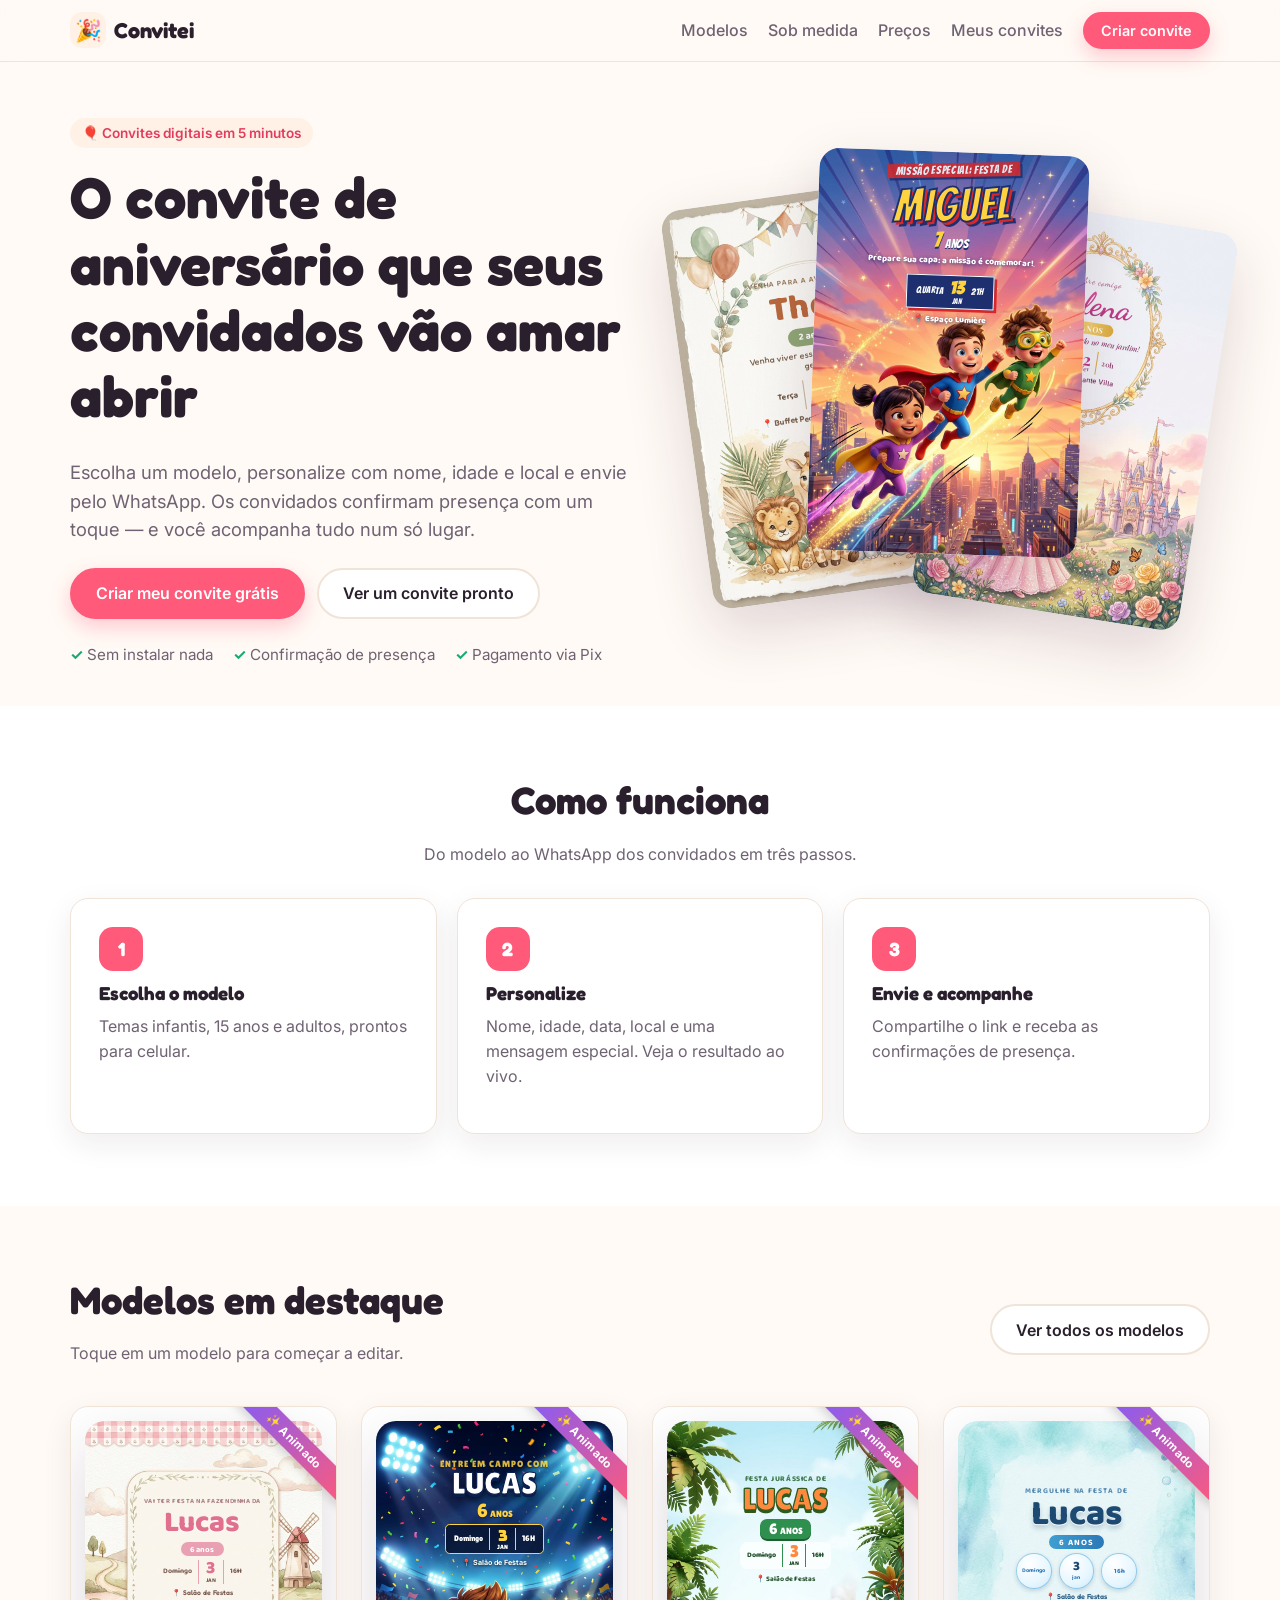
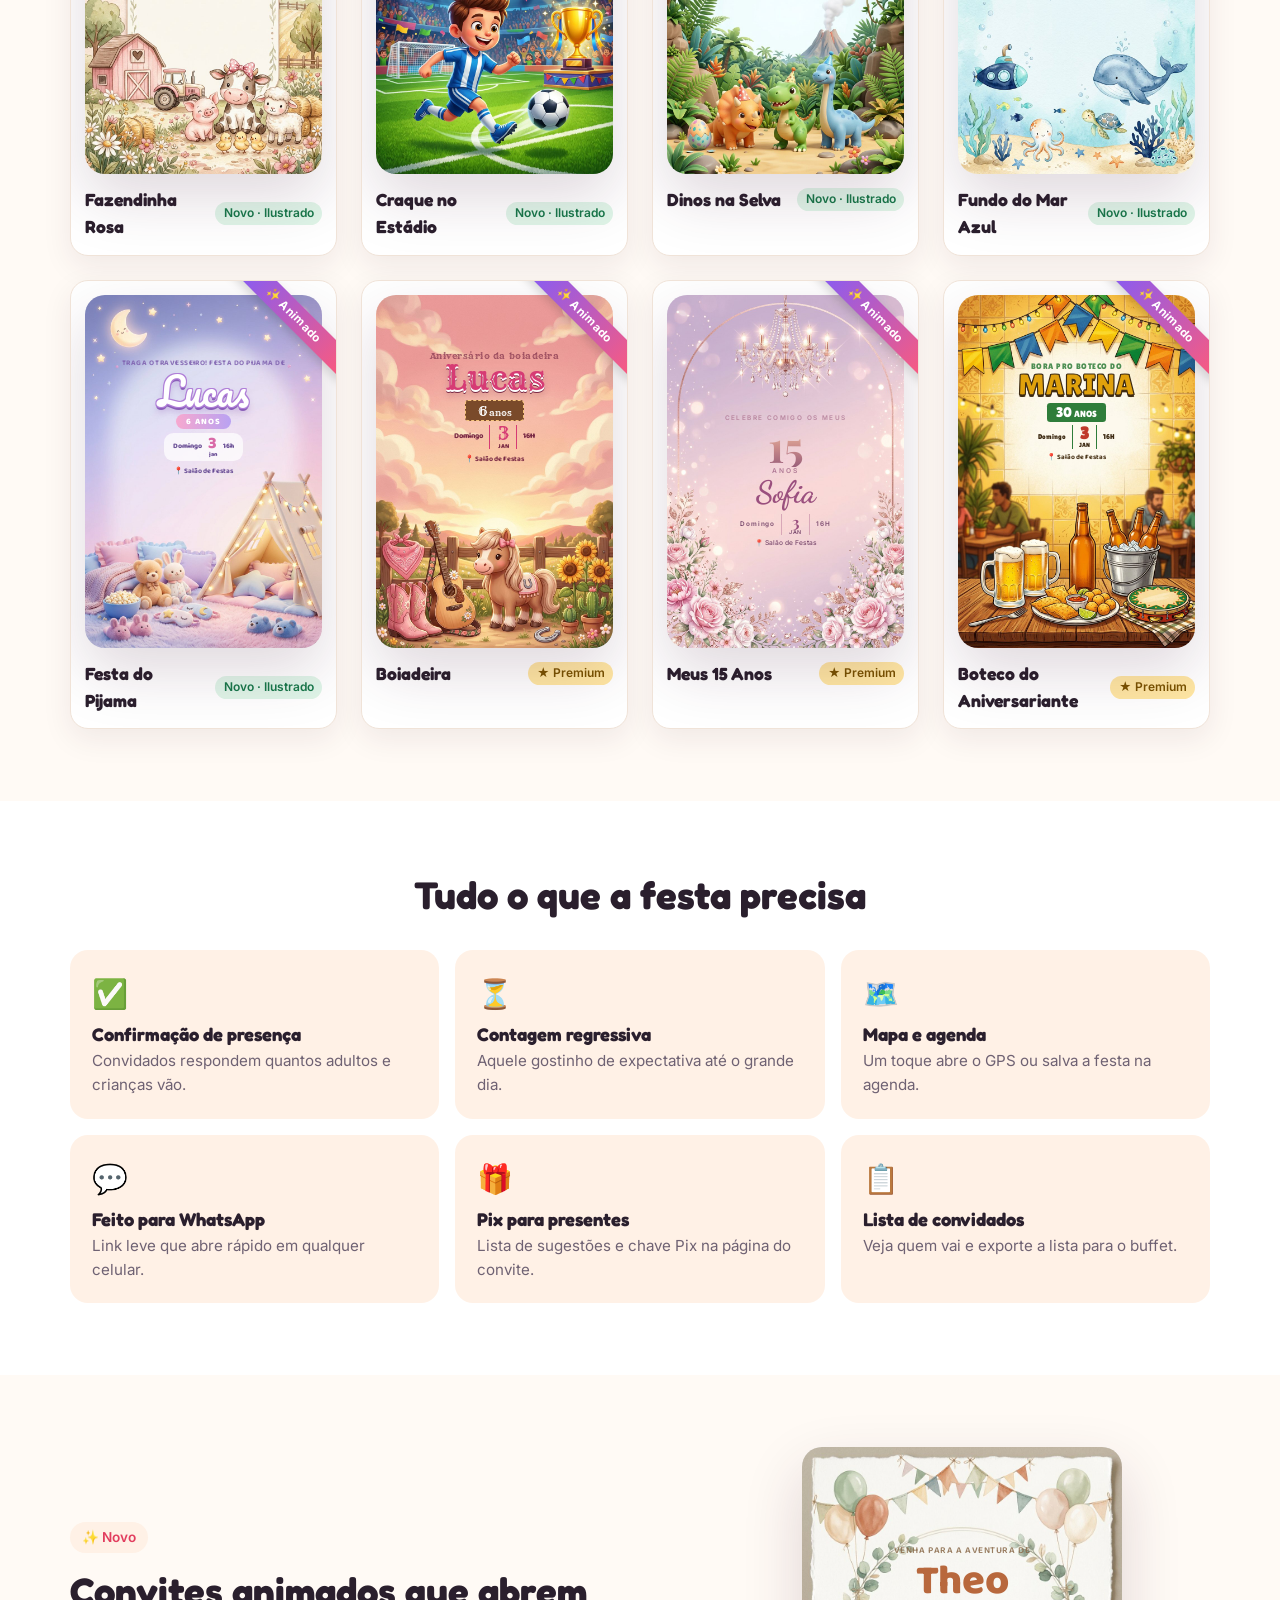
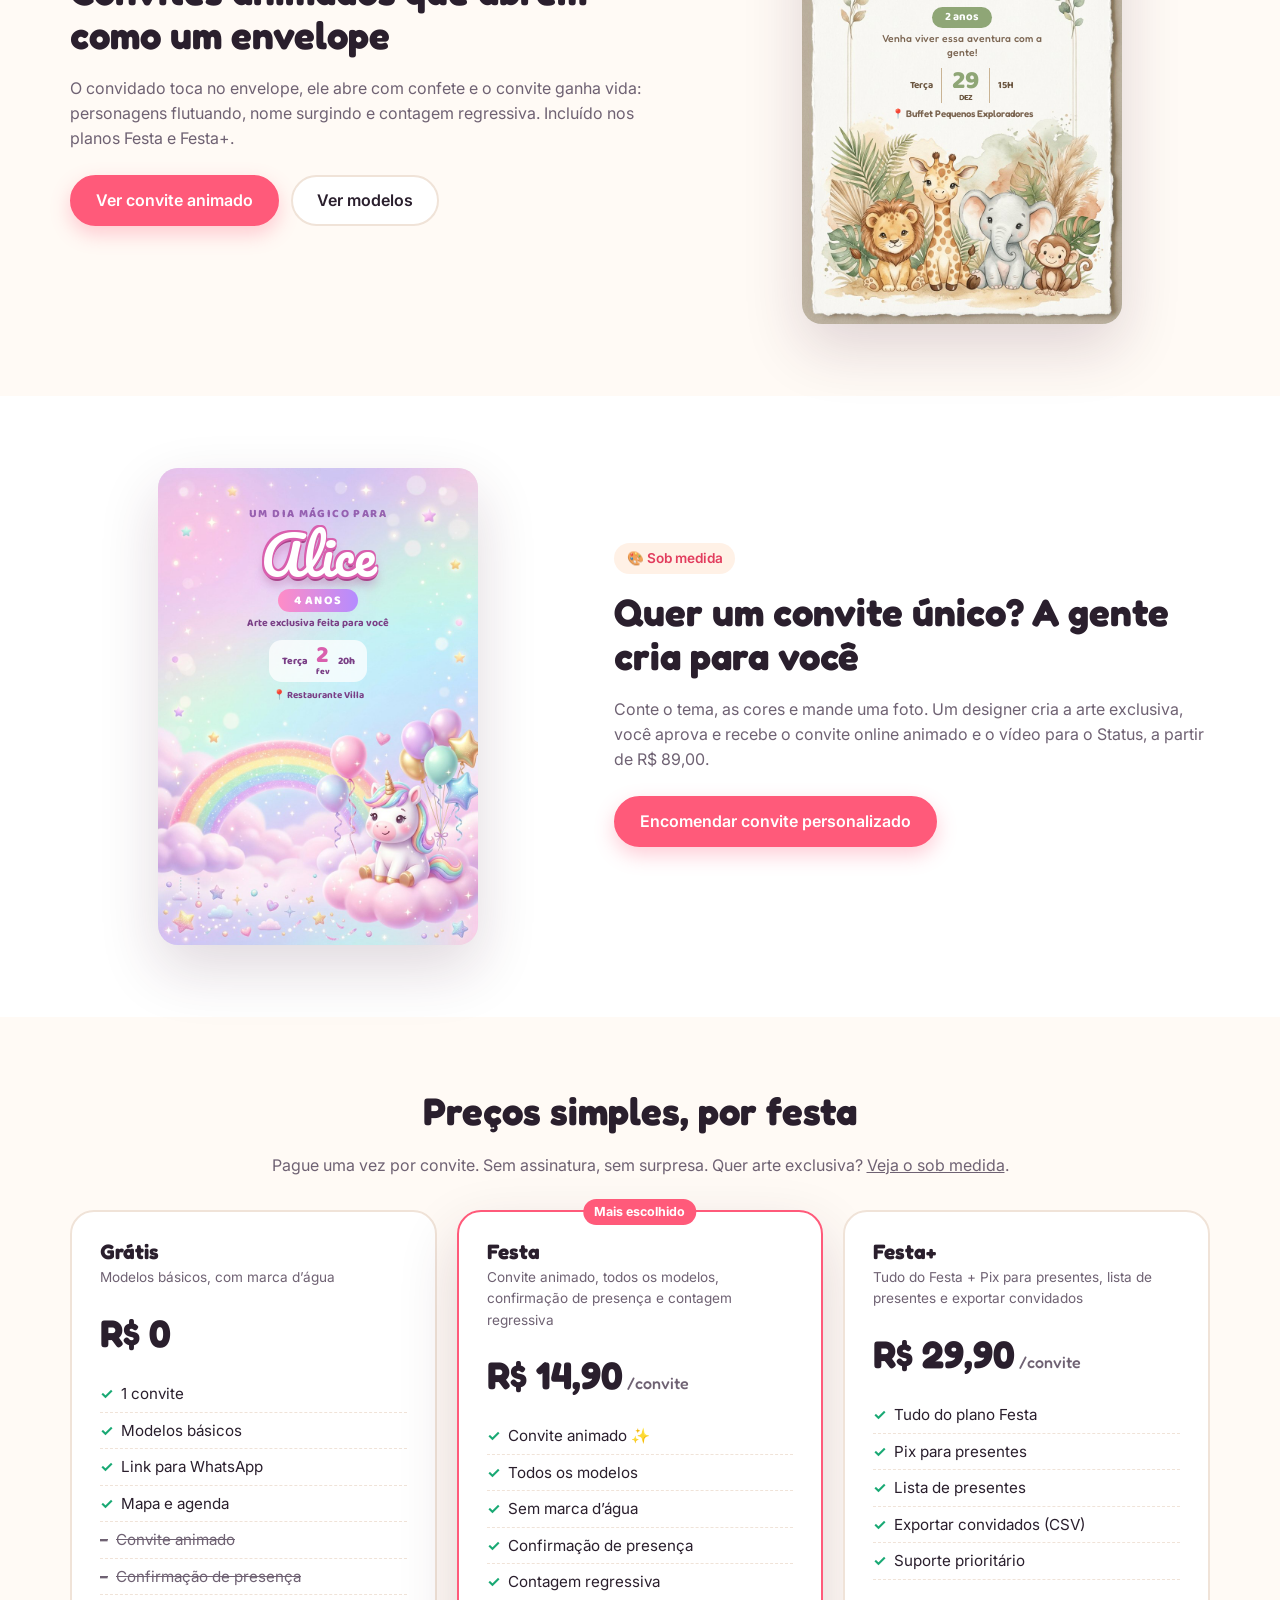
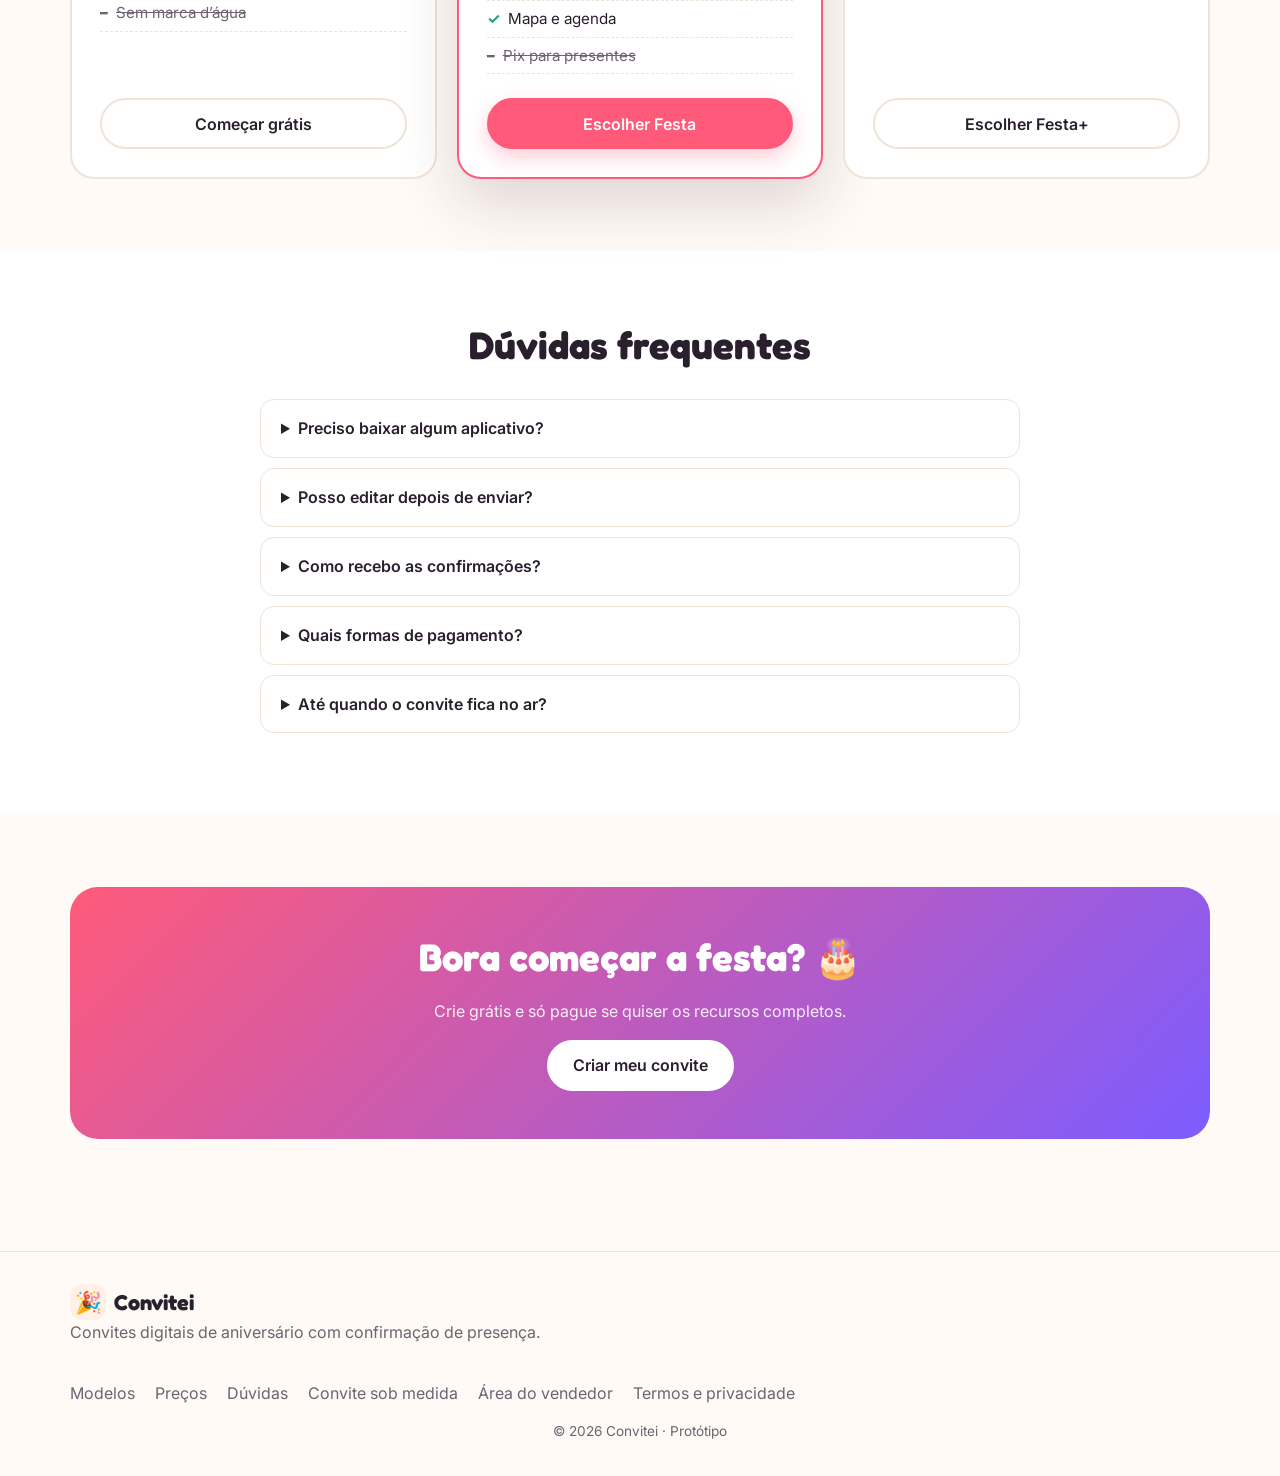
<file: convites-aniversario/index.html>
<!doctype html>
<html lang="pt-BR">
<head>
  <meta charset="utf-8">
  <meta name="viewport" content="width=device-width, initial-scale=1">
  <title>Convitei — Convites de Aniversário</title>
  <meta name="description" content="Crie convites de aniversário digitais lindos em minutos, com confirmação de presença, contagem regressiva e mapa. Envie pelo WhatsApp.">
  <link rel="preconnect" href="https://fonts.googleapis.com">
  <link rel="preconnect" href="https://fonts.gstatic.com" crossorigin>
  <link href="https://fonts.googleapis.com/css2?family=Fredoka:wght@400;500;600;700&family=Playfair+Display:ital,wght@0,600;1,500&family=Pacifico&family=Inter:wght@400;500;600;700&family=Bungee&family=Lilita+One&family=Baloo+2:wght@600;800&family=Dancing+Script:wght@600;700&family=Bangers&family=Rye&display=swap" rel="stylesheet">
  <link rel="stylesheet" href="styles.css">
  <link rel="icon" href="data:image/svg+xml,<svg xmlns='http://www.w3.org/2000/svg' viewBox='0 0 100 100'><text y='.9em' font-size='90'>🎉</text></svg>">
</head>
<body>
  <header class="topbar" id="topbar">
    <a href="#/" class="brand"><span class="brand-mark">🎉</span> Convitei</a>
    <nav class="nav">
      <a href="#/modelos">Modelos</a>
      <a href="#/sob-medida">Sob medida</a>
      <a href="#/#precos">Preços</a>
      <a href="#/painel">Meus convites</a>
      <a href="#/editor" class="btn btn-primary btn-sm">Criar convite</a>
    </nav>
  </header>

  <main id="app" tabindex="-1"></main>

  <footer class="footer" id="footer">
    <div class="footer-inner">
      <div>
        <a href="#/" class="brand"><span class="brand-mark">🎉</span> Convitei</a>
        <p class="muted">Convites digitais de aniversário com confirmação de presença.</p>
      </div>
      <div class="footer-links">
        <a href="#/modelos">Modelos</a>
        <a href="#/#precos">Preços</a>
        <a href="#/#faq">Dúvidas</a>
        <a href="#/sob-medida">Convite sob medida</a>
        <a href="#/encomendas">Área do vendedor</a>
        <a href="#/termos">Termos e privacidade</a>
      </div>
    </div>
    <p class="muted small center">© <span id="year"></span> Convitei · Protótipo</p>
  </footer>

  <div class="modal" id="modal" hidden>
    <div class="modal-backdrop" data-close></div>
    <div class="modal-box" role="dialog" aria-modal="true" aria-labelledby="modal-title">
      <button class="modal-x" data-close aria-label="Fechar">×</button>
      <div id="modal-content"></div>
    </div>
  </div>

  <div class="toast" id="toast" role="status" aria-live="polite"></div>

  <script src="cenas.js"></script>
  <script src="app.js"></script>
</body>
</html>
</file>
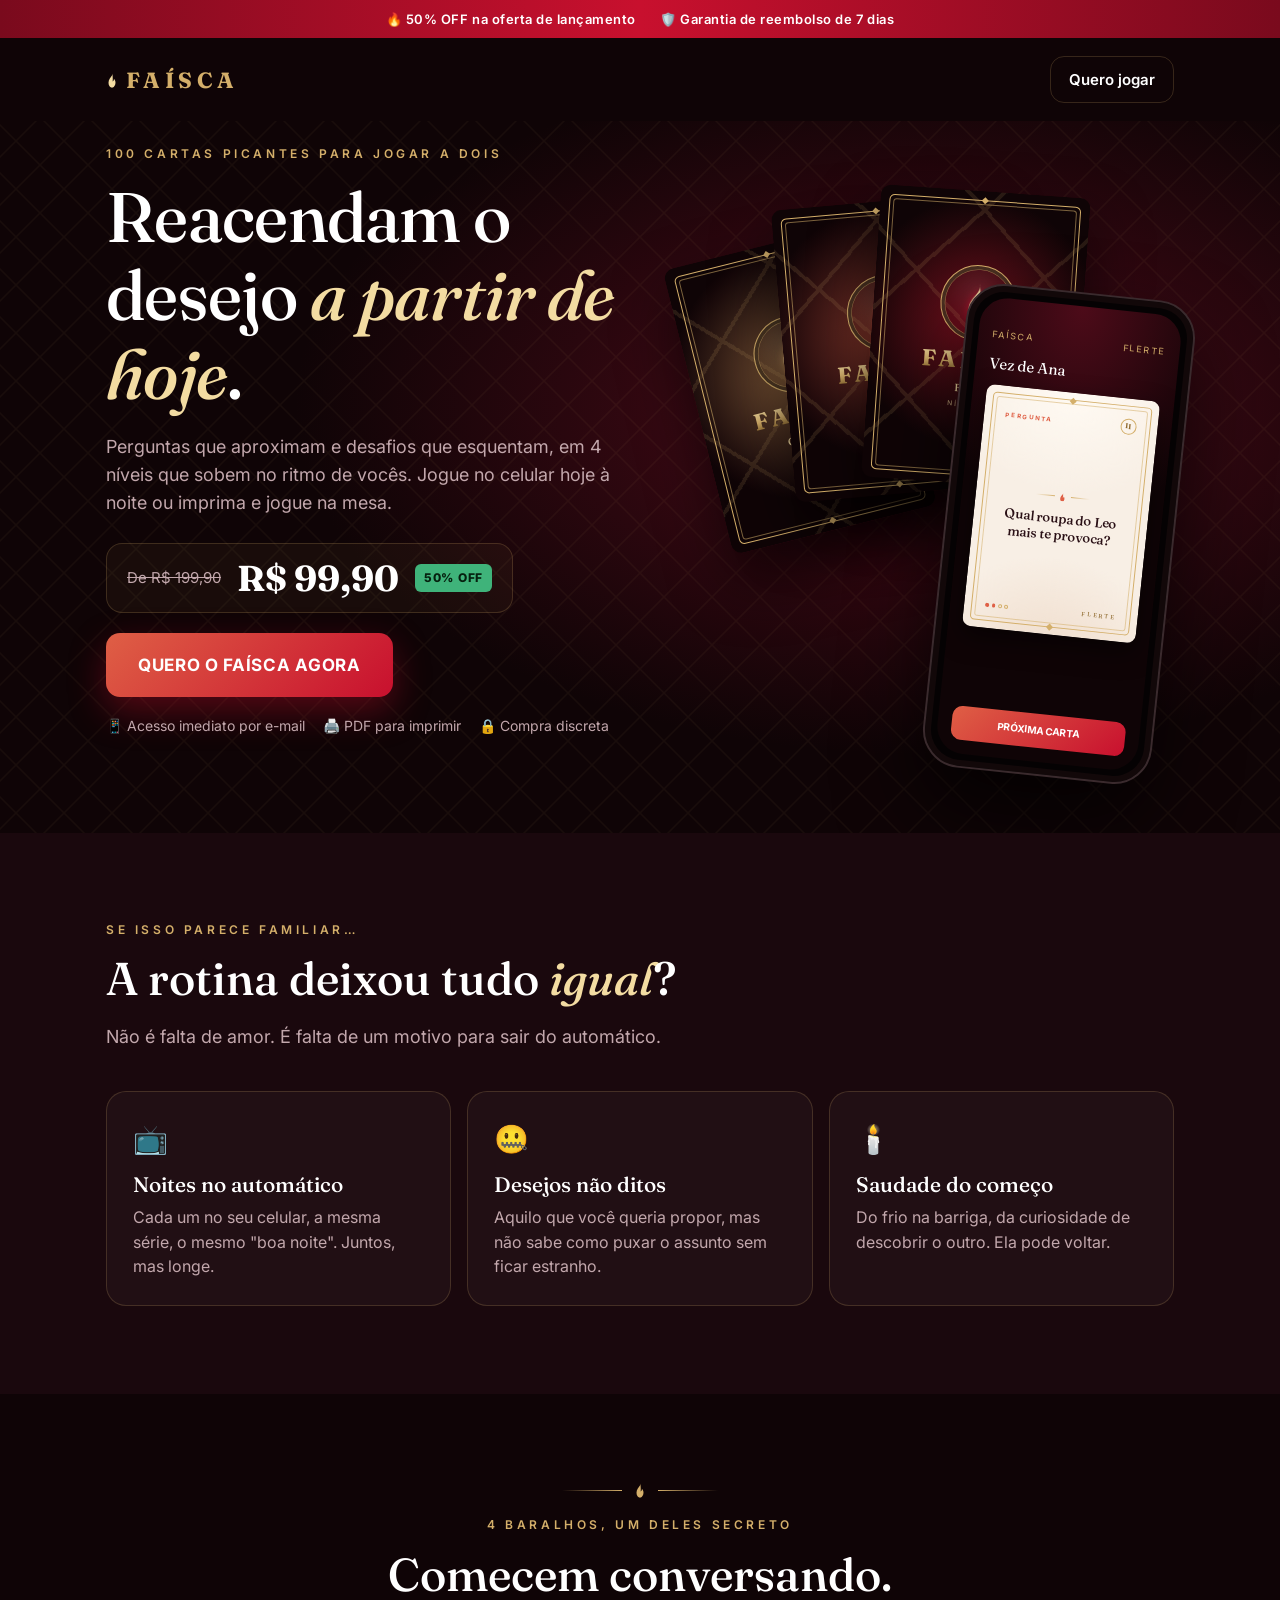
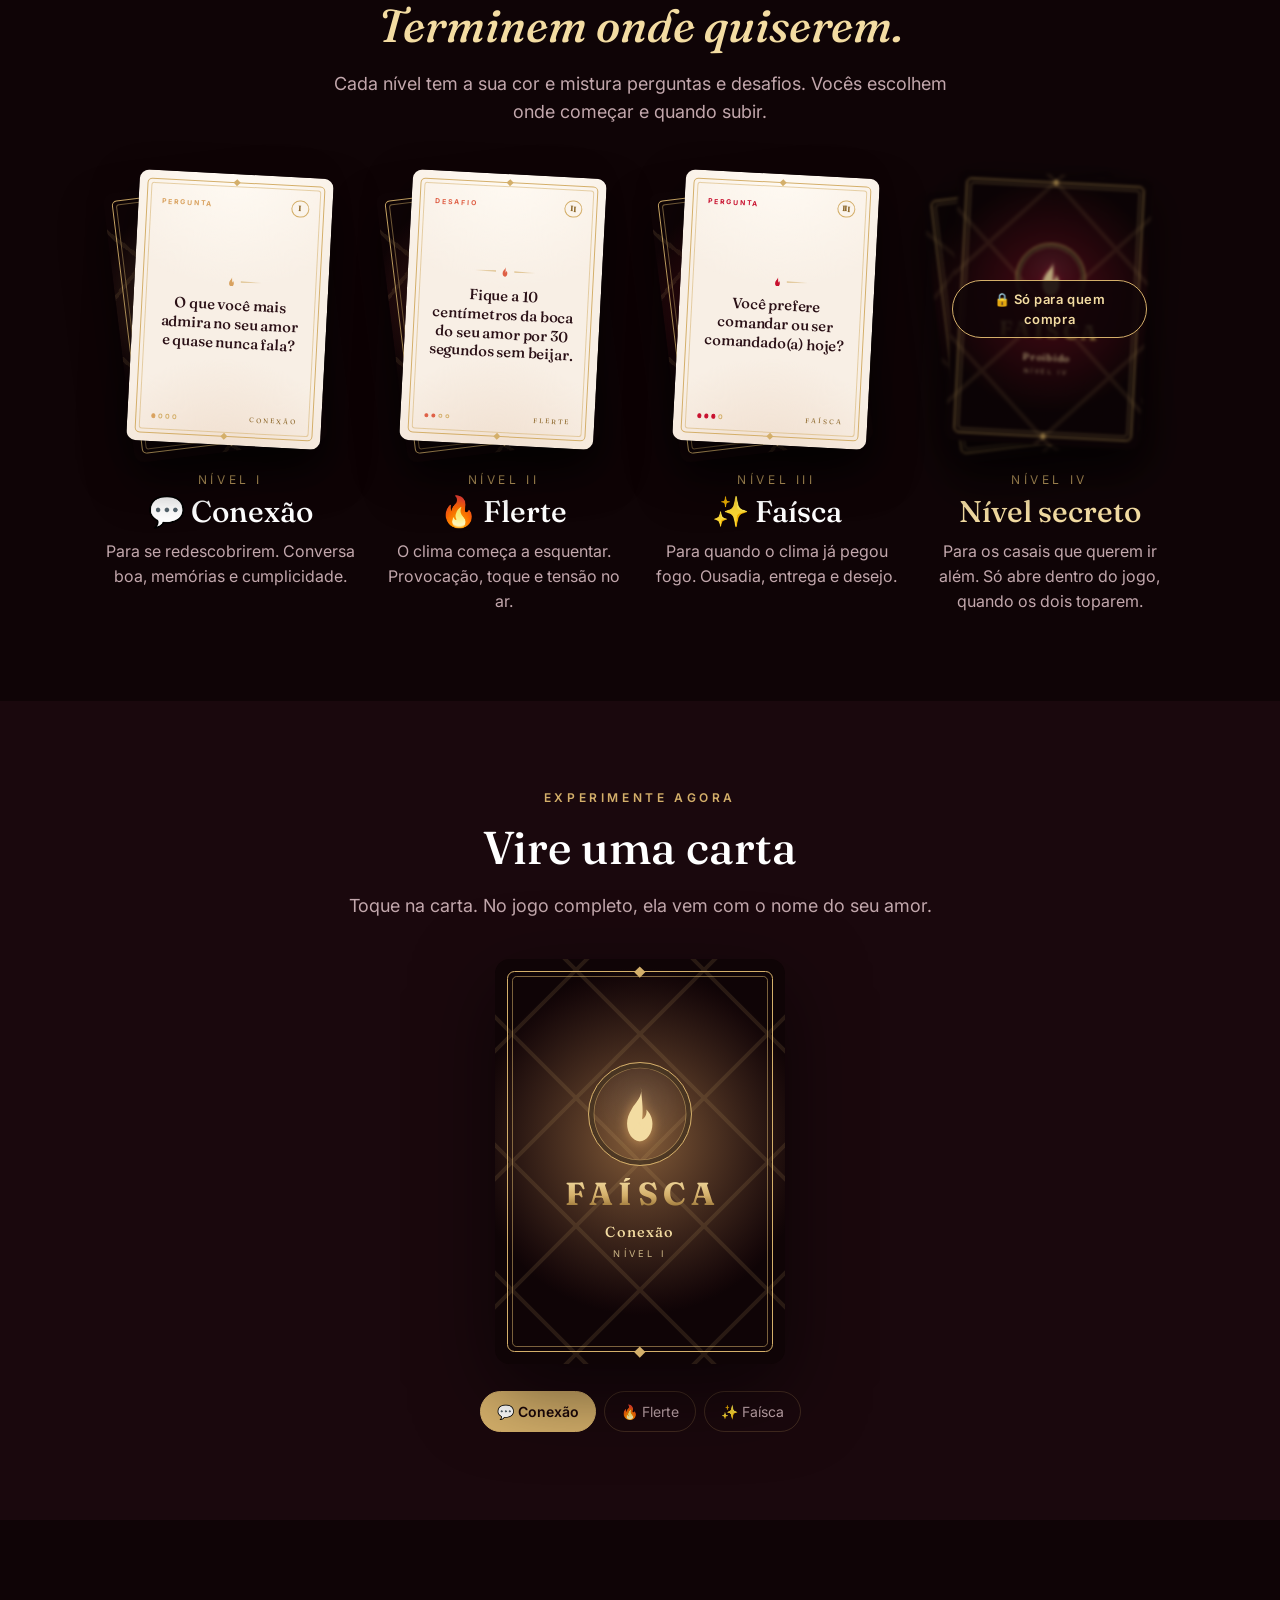
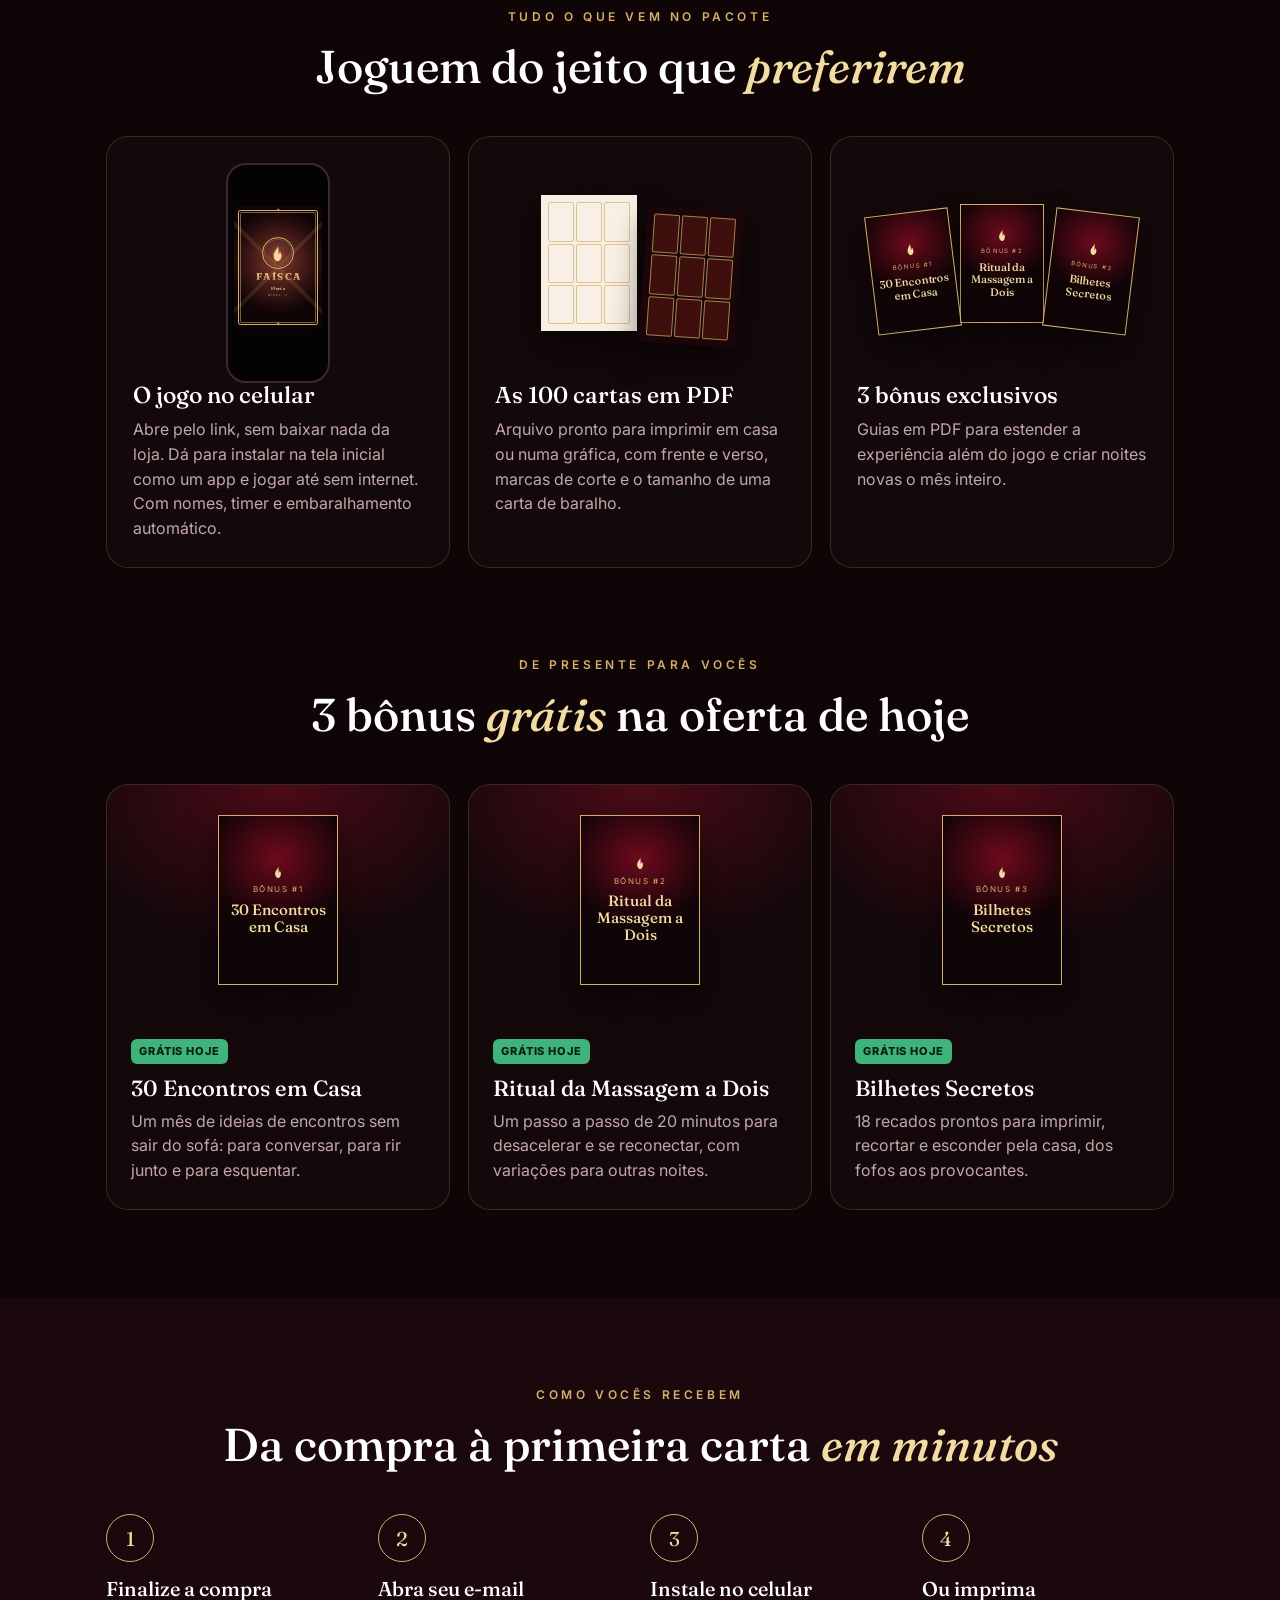
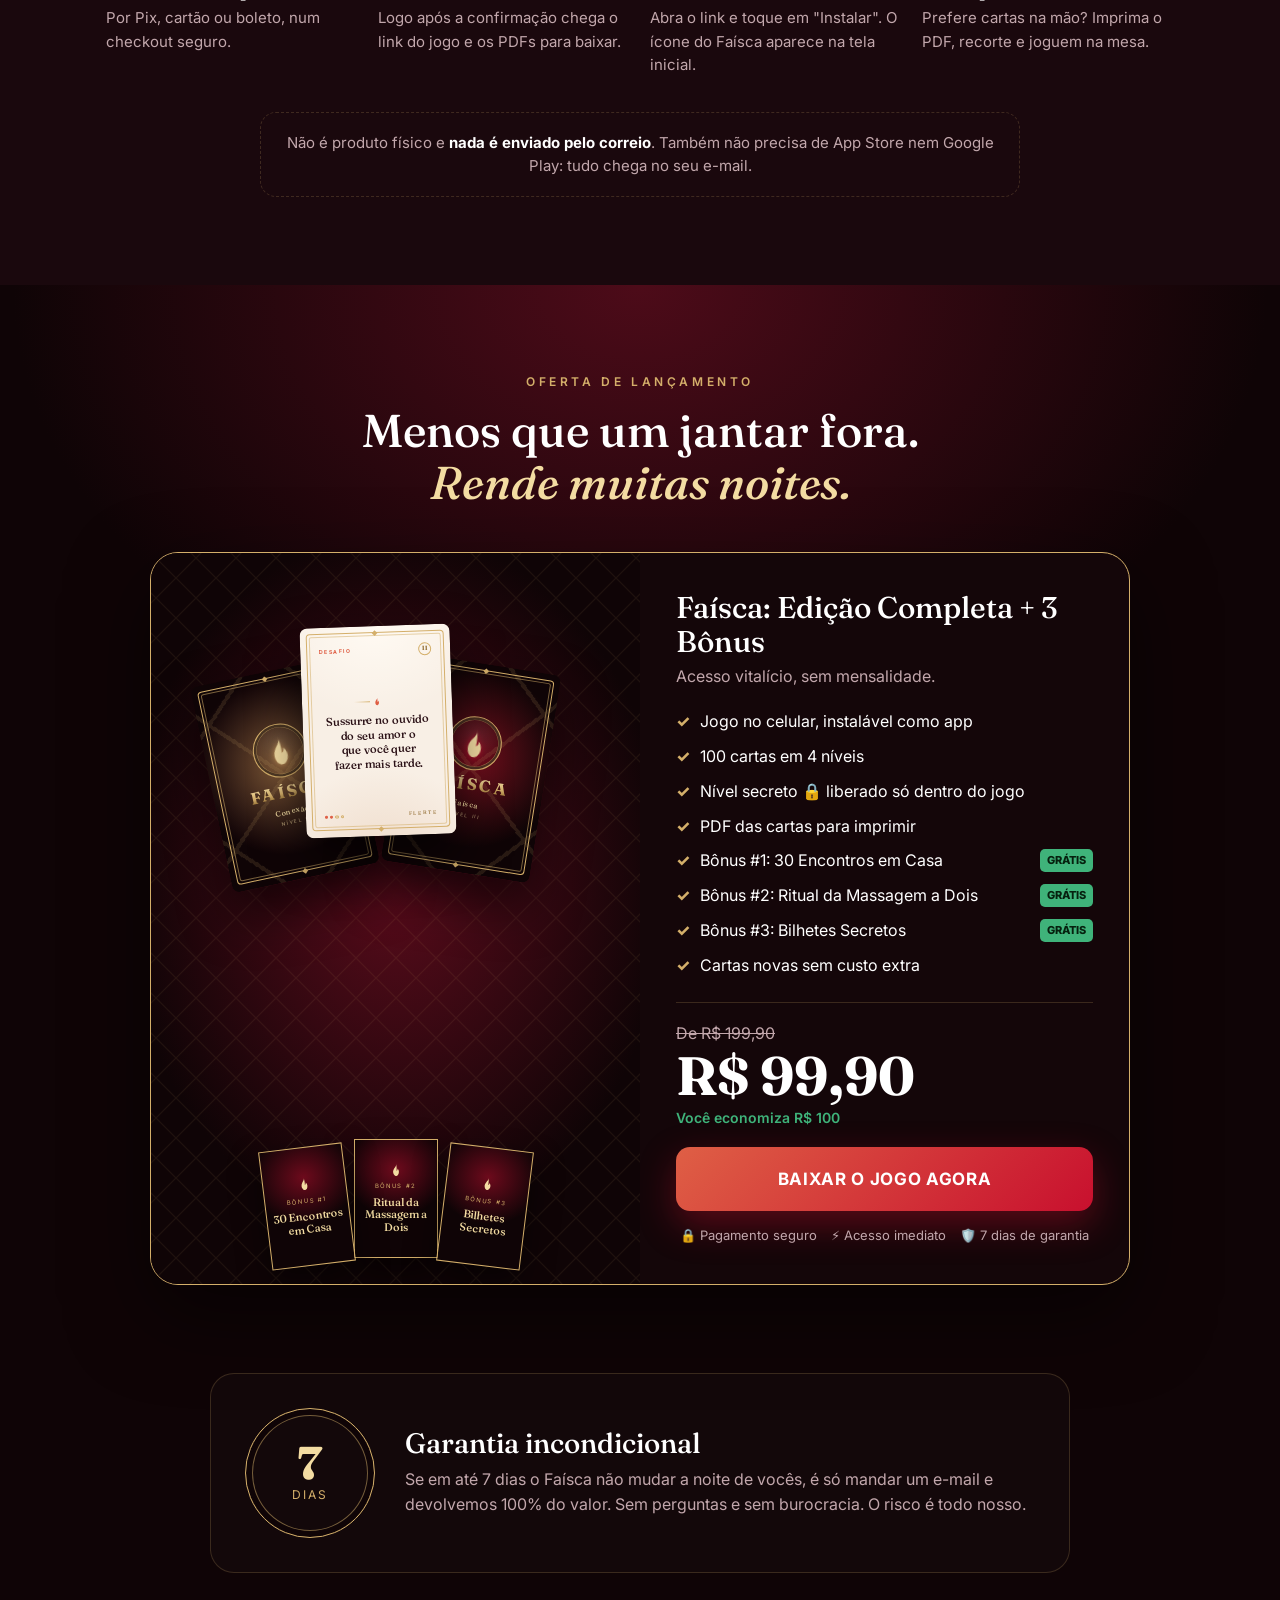
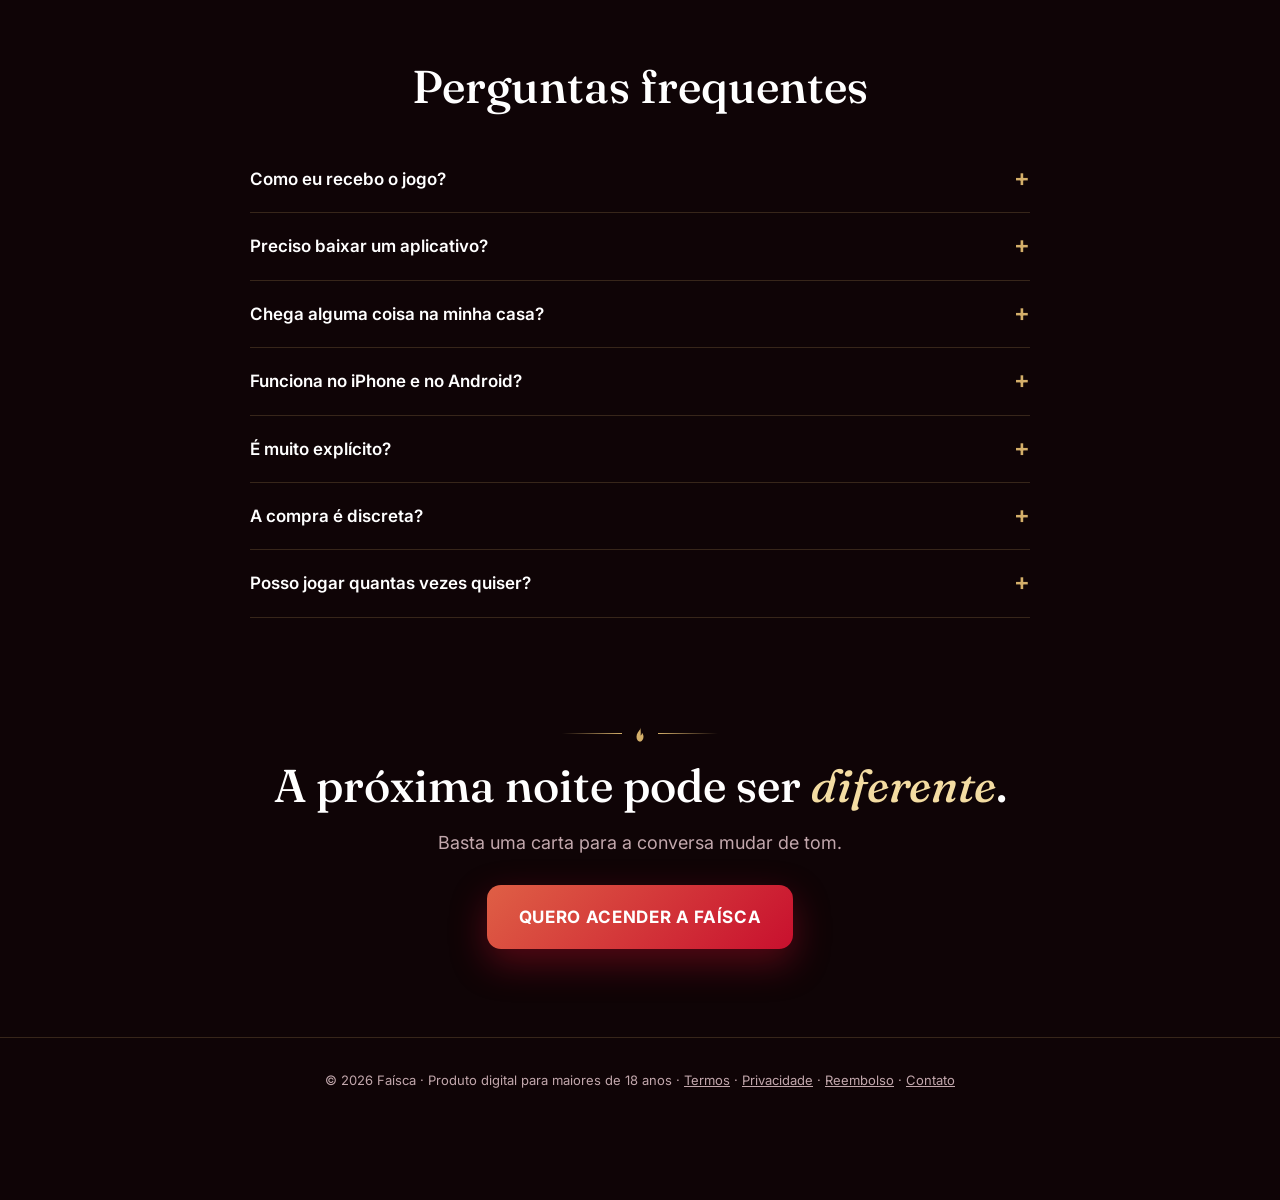
<file: faisca/index.html>
<!doctype html>
<html lang="pt-BR">
<head>
<meta charset="utf-8">
<meta name="viewport" content="width=device-width, initial-scale=1">
<title>Faísca · O jogo do casal</title>
<meta name="description" content="Faísca é o jogo de cartas para casais: 100 perguntas e desafios em 4 níveis para reacender a conexão e o desejo. Jogue no celular ou imprima. Acesso imediato.">
<meta name="theme-color" content="#0f0406">
<link rel="icon" href="icons/icon-192.png">
<link rel="preconnect" href="https://fonts.googleapis.com">
<link href="https://fonts.googleapis.com/css2?family=Fraunces:ital,wght@0,500;0,700;1,500&family=Inter:wght@400;500;600;700&display=swap" rel="stylesheet">
<link rel="stylesheet" href="assets/carta.css">
<style>
  :root{
    --bg:#0f0406; --bg2:#1a080d; --gold:#d4af6a; --gold-hi:#f3dca2; --gold-lo:#8f6a2e;
    --muted:#c2a7ac; --line:rgba(212,175,106,.2); --red:#c8102e; --coral:#df5f45; --green:#3fb37a;
  }
  *{box-sizing:border-box}
  html{scroll-behavior:smooth}
  body{margin:0;background:var(--bg);color:#fff;font-family:Inter,system-ui,sans-serif;line-height:1.55;overflow-x:hidden}
  a{color:inherit}
  .c{max-width:1100px;margin:0 auto;padding:0 16px}
  h1,h2,h3{font-family:Fraunces,serif;font-weight:500;line-height:1.12;margin:0}
  h2{font-size:clamp(30px,5vw,46px);margin-bottom:14px}
  h2 em{font-style:italic;color:var(--gold-hi)}
  .eyebrow{font-size:12px;letter-spacing:.3em;text-transform:uppercase;color:var(--gold);font-weight:600;margin-bottom:14px}
  .lead{color:var(--muted);font-size:18px;max-width:640px}
  .centro{text-align:center}.centro .lead{margin-left:auto;margin-right:auto}
  section{padding:88px 0;position:relative}
  .flame{display:inline-block;width:12px;color:var(--gold-hi);vertical-align:-1px}
  .btn{
    display:inline-flex;align-items:center;justify-content:center;gap:10px;padding:19px 32px;border-radius:14px;
    background:linear-gradient(135deg,var(--coral),var(--red));color:#fff;text-decoration:none;font-weight:700;font-size:17px;
    box-shadow:0 14px 36px rgba(200,16,46,.38);transition:transform .15s, box-shadow .15s;text-transform:uppercase;letter-spacing:.04em
  }
  .btn:hover{transform:translateY(-2px);box-shadow:0 18px 44px rgba(200,16,46,.5)}
  .btn.alt{background:transparent;border:1px solid var(--line);box-shadow:none;text-transform:none;letter-spacing:0;font-weight:600}
  .ornamento{display:flex;align-items:center;justify-content:center;gap:12px;color:var(--gold);margin:0 auto 18px}
  .ornamento::before,.ornamento::after{content:"";width:60px;height:1px;background:linear-gradient(90deg,transparent,var(--gold))}
  .ornamento::after{transform:scaleX(-1)}
  .ornamento svg{width:12px}

  /* topo */
  .topo{background:linear-gradient(90deg,#7a0a1d,var(--red),#7a0a1d);color:#fff;font-size:13px;font-weight:600;padding:9px 16px;display:flex;justify-content:center;gap:24px;flex-wrap:wrap;letter-spacing:.04em}
  nav{display:flex;align-items:center;justify-content:space-between;padding:18px 0}
  .logo{font-family:Fraunces,serif;font-size:22px;font-weight:700;letter-spacing:.2em;color:var(--gold);display:flex;gap:8px;align-items:center;text-decoration:none}

  /* hero */
  .hero{overflow:hidden;padding:24px 0 96px;background:
    url("data:image/svg+xml,%3Csvg xmlns='http://www.w3.org/2000/svg' width='20' height='20'%3E%3Cpath d='M0 0L20 20M20 0L0 20' stroke='%23d4af6a' stroke-opacity='.05' stroke-width='.6'/%3E%3C/svg%3E") center/48px,
    radial-gradient(70% 70% at 72% 40%, #4d0b19 0%, transparent 70%)}
  .hero .grid{display:grid;grid-template-columns:1.05fr .95fr;gap:40px;align-items:center}
  .hero h1{font-size:clamp(40px,6.4vw,70px);margin-bottom:20px;letter-spacing:-.01em}
  .hero h1 em{color:var(--gold-hi);font-style:italic}
  .precoHero{display:flex;align-items:center;gap:16px;flex-wrap:wrap;margin:26px 0 20px;padding:16px 20px;border:1px solid var(--line);border-radius:16px;background:rgba(212,175,106,.05);width:fit-content}
  .precoHero s{color:var(--muted);font-size:15px}
  .precoHero b{font-family:Fraunces,serif;font-size:36px;color:#fff;line-height:1}
  .off{background:var(--green);color:#06210f;font-weight:800;font-size:12px;padding:5px 9px;border-radius:6px;letter-spacing:.06em}
  .selos{display:flex;gap:18px;flex-wrap:wrap;color:var(--muted);font-size:14px;margin-top:18px}
  .vitrine{position:relative;height:540px}
  .vitrine > [id]{position:absolute;width:210px}
  .vitrine > [id] .fc-card{box-shadow:0 30px 60px rgba(0,0,0,.6)}
  .vitrine .v1{left:2%;top:70px;transform:rotate(-14deg)}
  .vitrine .v2{left:20%;top:30px;transform:rotate(-5deg)}
  .vitrine .v3{left:38%;top:20px;transform:rotate(4deg)}
  .phone{position:absolute;right:0;top:120px;width:230px;aspect-ratio:9/19;border-radius:38px;background:#050203;border:2px solid #3a2a2d;padding:12px;
    box-shadow:0 40px 80px rgba(0,0,0,.7), inset 0 0 0 6px #120809;transform:rotate(6deg)}
  .phone .tela{height:100%;border-radius:28px;overflow:hidden;background:radial-gradient(110% 70% at 50% 0%, #4d0b19, #0f0406 70%);padding:30px 14px 14px;display:flex;flex-direction:column;gap:10px}
  .phone .tela .mini-top{display:flex;justify-content:space-between;font-size:9px;color:var(--gold);letter-spacing:.2em}
  .phone .tela .quem{font-family:Fraunces,serif;font-size:15px}
  .phone .tela .fc-card{position:relative;width:100%;box-shadow:0 10px 24px rgba(0,0,0,.5)}
  .phone .tela .bt{margin-top:auto;background:linear-gradient(135deg,var(--coral),var(--red));border-radius:10px;font-size:10px;font-weight:700;text-align:center;padding:9px}

  /* dor */
  .dor{background:var(--bg2)}
  .lista3{display:grid;grid-template-columns:repeat(3,1fr);gap:16px;margin-top:40px}
  .box{background:rgba(255,255,255,.03);border:1px solid var(--line);border-radius:20px;padding:26px}
  .box .ic{font-size:28px;margin-bottom:12px}
  .box h3{font-size:21px;margin-bottom:8px}
  .box p{color:var(--muted);margin:0}

  /* níveis */
  .niveis{display:grid;grid-template-columns:repeat(4,1fr);gap:24px;margin-top:48px}
  .nv.secreto .pilha .fc-card{filter:blur(1.5px) brightness(.75)}
  .nv.secreto .cadeado{position:absolute;inset:0;display:grid;place-items:center;z-index:3}
  .nv.secreto .cadeado span{background:rgba(15,4,6,.85);border:1px solid var(--gold);color:var(--gold-hi);border-radius:999px;padding:8px 14px;font-size:13px;font-weight:600;letter-spacing:.04em}
  .nv.secreto h3{color:var(--gold-hi)}
  .nv{text-align:center}
  .nv .pilha{position:relative;width:78%;margin:0 auto 26px}
  .nv .pilha .fc-card{box-shadow:0 22px 44px rgba(0,0,0,.55)}
  .nv .pilha .atras{position:absolute;inset:0;transform:rotate(-7deg) translate(-8%,2%)}
  .nv .pilha .frente{position:relative;transform:rotate(3deg)}
  .nv .n{font-size:12px;letter-spacing:.3em;color:var(--gold);text-transform:uppercase}
  .nv h3{font-size:30px;margin:6px 0 10px}
  .nv p{color:var(--muted);margin:0;max-width:300px;margin:0 auto}

  /* demo */
  .demo{background:var(--bg2)}
  .demoStage{perspective:1400px;width:290px;margin:40px auto 26px;cursor:pointer}
  .demoCarta{position:relative;transform-style:preserve-3d;transition:transform .7s cubic-bezier(.2,.8,.2,1);aspect-ratio:63/88}
  .demoCarta.virada{transform:rotateY(180deg)}
  .demoCarta > div{position:absolute;inset:0;backface-visibility:hidden;-webkit-backface-visibility:hidden;filter:drop-shadow(0 26px 40px rgba(0,0,0,.55))}
  .demoCarta .f{transform:rotateY(180deg)}
  .demoNiveis{display:flex;gap:8px;justify-content:center;margin-top:26px;flex-wrap:wrap}
  .demoNiveis button{font:inherit;cursor:pointer;background:transparent;border:1px solid var(--line);color:var(--muted);padding:9px 16px;border-radius:999px;font-size:14px}
  .demoNiveis button.on{background:var(--gold);color:#1a0609;border-color:var(--gold);font-weight:600}

  /* pacote */
  .pacote{display:grid;grid-template-columns:repeat(3,1fr);gap:18px;margin-top:44px}
  .item{border:1px solid var(--line);border-radius:22px;padding:26px;background:rgba(255,255,255,.02);display:flex;flex-direction:column}
  .item .vis{height:200px;display:grid;place-items:center;margin-bottom:20px;position:relative}
  .item h3{font-size:23px;margin-bottom:8px}
  .item p{color:var(--muted);margin:0}
  .mini-phone{width:104px;aspect-ratio:9/19;border-radius:20px;background:#050203;border:2px solid #3a2a2d;padding:6px}
  .mini-phone .fc-card{margin-top:40%}
  .mini-pdf{display:flex;gap:6px}
  .mini-pdf .folha{width:96px;aspect-ratio:210/297;background:#f8efe5;padding:7px;display:grid;grid-template-columns:repeat(3,1fr);gap:2px;box-shadow:0 14px 30px rgba(0,0,0,.5)}
  .mini-pdf .folha.v{background:#1a0609;transform:translateY(14px) rotate(4deg)}
  .mini-pdf .folha i{border:1px solid rgba(212,175,106,.7);border-radius:2px}
  .mini-pdf .folha.v i{background:#3d100d}
  .bonusMini{display:flex;gap:6px}
  .capaB{width:84px;aspect-ratio:210/297;background:radial-gradient(80% 50% at 50% 25%, #6d0a1c, #0f0406 80%);border:1px solid var(--gold);padding:8px 6px;text-align:center;display:flex;flex-direction:column;align-items:center;justify-content:center;gap:5px;box-shadow:0 14px 30px rgba(0,0,0,.5)}
  .capaB:nth-child(1){transform:rotate(-7deg) translateY(8px)}
  .capaB:nth-child(3){transform:rotate(7deg) translateY(8px)}
  .capaB small{font-size:6px;letter-spacing:.2em;color:var(--gold);text-transform:uppercase}
  .capaB b{font-family:Fraunces,serif;font-weight:500;font-size:11px;line-height:1.15;color:var(--gold-hi)}
  .capaB svg{width:10px;color:var(--gold-hi)}

  /* bônus */
  .bonus{display:grid;grid-template-columns:repeat(3,1fr);gap:18px;margin-top:44px}
  .bn{border:1px solid var(--line);border-radius:22px;overflow:hidden;background:rgba(255,255,255,.02)}
  .bn .topo-b{padding:30px 20px;display:grid;place-items:center;background:radial-gradient(80% 90% at 50% 0%, #4d0b19, transparent 80%)}
  .bn .topo-b .capaB{width:120px;transform:none!important;padding:14px 10px}
  .bn .topo-b .capaB b{font-size:15px}
  .bn .topo-b .capaB small{font-size:8px}
  .bn .txt{padding:22px 24px 26px}
  .bn .tag{display:inline-block;font-size:11px;font-weight:800;letter-spacing:.08em;color:#06210f;background:var(--green);border-radius:6px;padding:4px 8px;margin-bottom:12px}
  .bn h3{font-size:22px;margin-bottom:8px}
  .bn p{color:var(--muted);margin:0}

  /* entrega */
  .entrega{background:var(--bg2)}
  .passos{display:grid;grid-template-columns:repeat(4,1fr);gap:20px;margin-top:44px;counter-reset:p}
  .passo{counter-increment:p;position:relative}
  .passo::before{content:counter(p);display:grid;place-items:center;width:46px;height:46px;border-radius:50%;border:1px solid var(--gold);color:var(--gold-hi);font-family:Fraunces,serif;font-size:20px;margin-bottom:16px}
  .passo h3{font-size:20px;margin-bottom:6px}
  .passo p{color:var(--muted);margin:0;font-size:15px}
  .nota{margin:36px auto 0;max-width:760px;border:1px dashed var(--line);border-radius:16px;padding:18px 22px;color:var(--muted);font-size:15px;text-align:center}
  .nota b{color:#fff}

  /* oferta */
  .oferta{background:radial-gradient(70% 60% at 50% 0%, #4d0b19, var(--bg) 70%)}
  .ofertaBox{max-width:980px;margin:44px auto 0;display:grid;grid-template-columns:1fr 1fr;border:1px solid var(--gold);border-radius:28px;overflow:hidden;background:#140609;box-shadow:0 30px 80px rgba(0,0,0,.5)}
  .ofertaVis{background:
    url("data:image/svg+xml,%3Csvg xmlns='http://www.w3.org/2000/svg' width='20' height='20'%3E%3Cpath d='M0 0L20 20M20 0L0 20' stroke='%23d4af6a' stroke-opacity='.08' stroke-width='.6'/%3E%3C/svg%3E") center/40px,
    radial-gradient(70% 60% at 50% 45%, #5a0c1c, #0f0406 80%);position:relative;min-height:440px}
  .ofertaVis > [id]{position:absolute;width:150px}
  .ofertaVis > [id] .fc-card{box-shadow:0 24px 50px rgba(0,0,0,.6)}
  .ofertaVis .o1{left:12%;top:16%;transform:rotate(-12deg)}
  .ofertaVis .o2{left:31%;top:10%;transform:rotate(-2deg);z-index:2}
  .ofertaVis .o3{left:50%;top:15%;transform:rotate(9deg)}
  .ofertaVis .bonusMini{position:absolute;left:0;right:0;bottom:26px;justify-content:center;z-index:3}
  .ofertaTxt{padding:38px 36px}
  .ofertaTxt h3{font-size:30px;margin-bottom:6px}
  .ofertaTxt .subt{color:var(--muted);margin:0 0 20px}
  .check{list-style:none;padding:0;margin:0 0 24px;display:grid;gap:10px}
  .check li{display:flex;gap:10px;align-items:flex-start}
  .check li::before{content:"✓";color:var(--gold);font-weight:800}
  .check .gr{margin-left:auto;font-size:11px;font-weight:800;color:#06210f;background:var(--green);border-radius:5px;padding:3px 7px;white-space:nowrap;align-self:center}
  .valores{border-top:1px solid var(--line);padding-top:18px;margin-bottom:18px}
  .valores s{color:var(--muted)}
  .valores .v{font-family:Fraunces,serif;font-size:54px;font-weight:700;line-height:1;margin:4px 0}
  .valores .eco{color:var(--green);font-weight:600;font-size:14px}
  .ofertaTxt .btn{width:100%}
  .pag{display:flex;gap:14px;flex-wrap:wrap;justify-content:center;color:var(--muted);font-size:13px;margin-top:14px}

  /* garantia */
  .garantia{display:flex;gap:30px;align-items:center;max-width:860px;margin:0 auto;border:1px solid var(--line);border-radius:24px;padding:34px;background:rgba(255,255,255,.02)}
  .selo{flex:0 0 130px;height:130px;border-radius:50%;border:1px solid var(--gold);display:grid;place-items:center;text-align:center;font-size:12px;letter-spacing:.18em;text-transform:uppercase;color:var(--gold);box-shadow:inset 0 0 0 6px var(--bg),inset 0 0 0 7px rgba(212,175,106,.5)}
  .selo b{font-family:Fraunces,serif;font-size:46px;display:block;color:var(--gold-hi);letter-spacing:0;line-height:1}
  .garantia p{color:var(--muted);margin:8px 0 0}

  /* faq */
  .faq{max-width:780px;margin:34px auto 0}
  details{border-bottom:1px solid var(--line);padding:20px 0}
  summary{cursor:pointer;font-weight:600;font-size:17px;list-style:none;display:flex;justify-content:space-between;gap:16px}
  summary::-webkit-details-marker{display:none}
  summary::after{content:"+";color:var(--gold);font-size:24px;line-height:1}
  details[open] summary::after{content:"–"}
  details p{color:var(--muted);margin:10px 0 0}

  footer{border-top:1px solid var(--line);padding:32px 0 110px;color:var(--muted);font-size:13px;text-align:center}
  .fixo{position:fixed;left:0;right:0;bottom:0;padding:12px 16px;background:rgba(15,4,6,.92);backdrop-filter:blur(10px);border-top:1px solid var(--line);display:none;z-index:10;align-items:center;gap:12px}
  .fixo .p{line-height:1.1}.fixo .p s{font-size:12px;color:var(--muted)}.fixo .p b{display:block;font-family:Fraunces,serif;font-size:22px}
  .fixo .btn{flex:1;padding:15px;font-size:15px}

  @media (max-width:900px){
    .hero .grid,.lista3,.pacote,.bonus,.ofertaBox{grid-template-columns:1fr}
    .passos{grid-template-columns:1fr 1fr}
    .vitrine{height:430px;max-width:400px;margin:0 auto;width:100%}
    .vitrine > [id]{width:150px}
    .vitrine .v1{top:40px}.vitrine .v2{top:20px;left:17%}.vitrine .v3{top:10px;left:32%}
    .phone{width:180px;top:90px;right:2%}
    .phone .tela{padding:24px 10px 10px}
    section{padding:64px 0}
    .niveis{grid-template-columns:1fr 1fr;gap:40px 16px}
    .nv .pilha{width:80%}
    .nv h3{font-size:22px}.nv p{font-size:14px}
    .fixo{display:flex}
    .garantia{flex-direction:column;text-align:center}
    .ofertaVis{min-height:340px}
    .ofertaVis > [id]{width:118px}
    .ofertaVis .o1{left:10%}.ofertaVis .o2{left:33%}.ofertaVis .o3{left:56%}
    .ofertaTxt{padding:28px 22px}
  }
  @media (max-width:520px){
    .passos{grid-template-columns:1fr}
    .hero .btn{width:100%}
    .precoHero{width:100%}
    .topo{gap:10px;font-size:12px}
  }
</style>
</head>
<body>

<div class="topo"><span>🔥 <span id="topoOff">50% OFF</span> na oferta de lançamento</span><span>🛡️ Garantia de reembolso de 7 dias</span></div>

<header class="c">
  <nav>
    <a class="logo" href="#"><span class="flame js-flame"></span>FAÍSCA</a>
    <a class="btn alt" href="#oferta" style="padding:11px 18px;font-size:15px">Quero jogar</a>
  </nav>
</header>

<!-- HERO -->
<section class="hero">
  <div class="c grid">
    <div>
      <div class="eyebrow">100 cartas picantes para jogar a dois</div>
      <h1>Reacendam o desejo <em>a partir de hoje</em>.</h1>
      <p class="lead">Perguntas que aproximam e desafios que esquentam, em 4 níveis que sobem no ritmo de vocês. Jogue no celular hoje à noite ou imprima e jogue na mesa.</p>
      <div class="precoHero"><s class="js-de"></s><b class="js-preco"></b><span class="off js-off"></span></div>
      <a class="btn" href="#oferta">Quero o Faísca agora</a>
      <div class="selos"><span>📱 Acesso imediato por e-mail</span><span>🖨️ PDF para imprimir</span><span>🔒 Compra discreta</span></div>
    </div>
    <div class="vitrine" aria-hidden="true">
      <div class="v1" id="v1"></div><div class="v2" id="v2"></div><div class="v3" id="v3"></div>
      <div class="phone"><div class="tela">
        <div class="mini-top"><span>FAÍSCA</span><span>FLERTE</span></div>
        <div class="quem">Vez de Ana</div>
        <div id="vPhone"></div>
        <div class="bt">PRÓXIMA CARTA</div>
      </div></div>
    </div>
  </div>
</section>

<!-- DOR -->
<section class="dor">
  <div class="c">
    <div class="eyebrow">Se isso parece familiar…</div>
    <h2>A rotina deixou tudo <em>igual</em>?</h2>
    <p class="lead">Não é falta de amor. É falta de um motivo para sair do automático.</p>
    <div class="lista3">
      <div class="box"><div class="ic">📺</div><h3>Noites no automático</h3><p>Cada um no seu celular, a mesma série, o mesmo "boa noite". Juntos, mas longe.</p></div>
      <div class="box"><div class="ic">🤐</div><h3>Desejos não ditos</h3><p>Aquilo que você queria propor, mas não sabe como puxar o assunto sem ficar estranho.</p></div>
      <div class="box"><div class="ic">🕯️</div><h3>Saudade do começo</h3><p>Do frio na barriga, da curiosidade de descobrir o outro. Ela pode voltar.</p></div>
    </div>
  </div>
</section>

<!-- NÍVEIS -->
<section>
  <div class="c centro">
    <div class="ornamento"><span class="js-flame"></span></div>
    <div class="eyebrow">4 baralhos, um deles secreto</div>
    <h2>Comecem conversando.<br><em>Terminem onde quiserem.</em></h2>
    <p class="lead">Cada nível tem a sua cor e mistura perguntas e desafios. Vocês escolhem onde começar e quando subir.</p>
    <div class="niveis" id="niveis"></div>
  </div>
</section>

<!-- DEMO -->
<section class="demo" id="demo">
  <div class="c centro">
    <div class="eyebrow">Experimente agora</div>
    <h2>Vire uma carta</h2>
    <p class="lead">Toque na carta. No jogo completo, ela vem com o nome do seu amor.</p>
    <div class="demoStage" id="demoStage"><div class="demoCarta" id="demoCarta"><div id="demoVerso"></div><div class="f" id="demoFrente"></div></div></div>
    <div class="demoNiveis" id="demoNiveis"></div>
  </div>
</section>

<!-- PACOTE -->
<section>
  <div class="c centro">
    <div class="eyebrow">Tudo o que vem no pacote</div>
    <h2>Joguem do jeito que <em>preferirem</em></h2>
    <div class="pacote" style="text-align:left">
      <div class="item">
        <div class="vis"><div class="mini-phone"><div id="pkPhone"></div></div></div>
        <h3>O jogo no celular</h3>
        <p>Abre pelo link, sem baixar nada da loja. Dá para instalar na tela inicial como um app e jogar até sem internet. Com nomes, timer e embaralhamento automático.</p>
      </div>
      <div class="item">
        <div class="vis"><div class="mini-pdf"><div class="folha"><i></i><i></i><i></i><i></i><i></i><i></i><i></i><i></i><i></i></div><div class="folha v"><i></i><i></i><i></i><i></i><i></i><i></i><i></i><i></i><i></i></div></div></div>
        <h3>As 100 cartas em PDF</h3>
        <p>Arquivo pronto para imprimir em casa ou numa gráfica, com frente e verso, marcas de corte e o tamanho de uma carta de baralho.</p>
      </div>
      <div class="item">
        <div class="vis"><div class="bonusMini js-bonusmini"></div></div>
        <h3>3 bônus exclusivos</h3>
        <p>Guias em PDF para estender a experiência além do jogo e criar noites novas o mês inteiro.</p>
      </div>
    </div>
  </div>
</section>

<!-- BÔNUS -->
<section style="padding-top:0">
  <div class="c centro">
    <div class="eyebrow">De presente para vocês</div>
    <h2>3 bônus <em>grátis</em> na oferta de hoje</h2>
    <div class="bonus" style="text-align:left" id="bonusLista"></div>
  </div>
</section>

<!-- ENTREGA -->
<section class="entrega" id="entrega">
  <div class="c centro">
    <div class="eyebrow">Como vocês recebem</div>
    <h2>Da compra à primeira carta <em>em minutos</em></h2>
    <div class="passos" style="text-align:left">
      <div class="passo"><h3>Finalize a compra</h3><p>Por Pix, cartão ou boleto, num checkout seguro.</p></div>
      <div class="passo"><h3>Abra seu e-mail</h3><p>Logo após a confirmação chega o link do jogo e os PDFs para baixar.</p></div>
      <div class="passo"><h3>Instale no celular</h3><p>Abra o link e toque em "Instalar". O ícone do Faísca aparece na tela inicial.</p></div>
      <div class="passo"><h3>Ou imprima</h3><p>Prefere cartas na mão? Imprima o PDF, recorte e joguem na mesa.</p></div>
    </div>
    <p class="nota">Não é produto físico e <b>nada é enviado pelo correio</b>. Também não precisa de App Store nem Google Play: tudo chega no seu e-mail.</p>
  </div>
</section>

<!-- OFERTA -->
<section class="oferta" id="oferta">
  <div class="c centro">
    <div class="eyebrow">Oferta de lançamento</div>
    <h2>Menos que um jantar fora.<br><em>Rende muitas noites.</em></h2>
    <div class="ofertaBox" style="text-align:left">
      <div class="ofertaVis" aria-hidden="true">
        <div class="o1" id="o1"></div><div class="o2" id="o2"></div><div class="o3" id="o3"></div>
        <div class="bonusMini js-bonusmini"></div>
      </div>
      <div class="ofertaTxt">
        <h3>Faísca: Edição Completa + 3 Bônus</h3>
        <p class="subt">Acesso vitalício, sem mensalidade.</p>
        <ul class="check">
          <li>Jogo no celular, instalável como app</li>
          <li>100 cartas em 4 níveis</li>
          <li>Nível secreto 🔒 liberado só dentro do jogo</li>
          <li>PDF das cartas para imprimir</li>
          <li>Bônus #1: 30 Encontros em Casa <span class="gr">GRÁTIS</span></li>
          <li>Bônus #2: Ritual da Massagem a Dois <span class="gr">GRÁTIS</span></li>
          <li>Bônus #3: Bilhetes Secretos <span class="gr">GRÁTIS</span></li>
          <li>Cartas novas sem custo extra</li>
        </ul>
        <div class="valores">
          <s class="js-de"></s>
          <div class="v js-preco"></div>
          <div class="eco js-eco"></div>
        </div>
        <a class="btn js-checkout" href="#">Baixar o jogo agora</a>
        <div class="pag"><span>🔒 Pagamento seguro</span><span>⚡ Acesso imediato</span><span>🛡️ 7 dias de garantia</span></div>
      </div>
    </div>
  </div>
</section>

<!-- GARANTIA -->
<section style="padding-top:0">
  <div class="c">
    <div class="garantia">
      <div class="selo"><span><b>7</b>dias</span></div>
      <div>
        <h3 style="font-size:28px">Garantia incondicional</h3>
        <p>Se em até 7 dias o Faísca não mudar a noite de vocês, é só mandar um e-mail e devolvemos 100% do valor. Sem perguntas e sem burocracia. O risco é todo nosso.</p>
      </div>
    </div>
  </div>
</section>

<!-- FAQ -->
<section style="padding-top:0">
  <div class="c">
    <h2 style="text-align:center">Perguntas frequentes</h2>
    <div class="faq">
      <details><summary>Como eu recebo o jogo?</summary><p>Por e-mail, logo após a confirmação do pagamento. Você recebe o link do jogo e os PDFs (cartas e bônus) para baixar. No Pix e no cartão, a confirmação costuma ser imediata. No boleto, pode levar até 2 dias úteis.</p></details>
      <details><summary>Preciso baixar um aplicativo?</summary><p>Não. O jogo abre direto no navegador do celular. Se quiser, toque em "Instalar" e ele ganha um ícone na tela inicial, igual a um app, e funciona até sem internet.</p></details>
      <details><summary>Chega alguma coisa na minha casa?</summary><p>Não. O Faísca é 100% digital. Se quiser as cartas físicas, é só imprimir o PDF em casa ou numa gráfica.</p></details>
      <details><summary>Funciona no iPhone e no Android?</summary><p>Sim, em qualquer celular com navegador atualizado. No iPhone, a instalação é feita pelo Safari, em Compartilhar e depois "Adicionar à Tela de Início".</p></details>
      <details><summary>É muito explícito?</summary><p>Os três primeiros níveis são românticos e picantes, sem vulgaridade. O quarto é um nível secreto para quem quer ir além: ele só é liberado dentro do jogo, depois que os dois confirmam que querem jogar. Em qualquer nível, qualquer um pode pular uma carta.</p></details>
      <details><summary>A compra é discreta?</summary><p>Sim. Nada é enviado pelo correio e a cobrança aparece na fatura com um nome neutro.</p></details>
      <details><summary>Posso jogar quantas vezes quiser?</summary><p>Sim. O acesso é vitalício e as cartas são embaralhadas a cada partida.</p></details>
    </div>
  </div>
</section>

<section class="centro" style="padding-top:20px">
  <div class="c">
    <div class="ornamento"><span class="js-flame"></span></div>
    <h2>A próxima noite pode ser <em>diferente</em>.</h2>
    <p class="lead" style="margin-bottom:28px">Basta uma carta para a conversa mudar de tom.</p>
    <a class="btn" href="#oferta">Quero acender a faísca</a>
  </div>
</section>

<footer>
  <div class="c">
    © <span id="ano"></span> Faísca · Produto digital para maiores de 18 anos ·
    <a href="#">Termos</a> · <a href="#">Privacidade</a> · <a href="#">Reembolso</a> · <a href="#" id="contato">Contato</a>
  </div>
</footer>

<div class="fixo"><div class="p"><s class="js-de"></s><b class="js-preco"></b></div><a class="btn" href="#oferta">Quero agora</a></div>

<script src="cartas.js"></script>
<script src="assets/carta.js"></script>
<script>
// ===== CONFIGURE AQUI: preço e link do seu checkout (Kiwify, Hotmart, Eduzz, Whop...) =====
const CONFIG = {
  preco: "R$ 99,90",
  de: "R$ 199,90",
  desconto: "50% OFF",
  economia: "Você economiza R$ 100",
  checkout: "https://SEU-CHECKOUT",
  emailContato: "contato@seudominio.com.br"
};
// ==========================================================================================

const $ = id => document.getElementById(id);
const all = (sel, fn) => document.querySelectorAll(sel).forEach(fn);
const C = FaiscaCarta, N = FAISCA_NIVEIS;

all(".js-preco", e => e.textContent = CONFIG.preco);
all(".js-de", e => e.textContent = "De " + CONFIG.de);
all(".js-off", e => e.textContent = CONFIG.desconto);
all(".js-eco", e => e.textContent = CONFIG.economia);
all(".js-checkout", e => e.href = CONFIG.checkout);
all(".js-flame", e => e.innerHTML = C.FLAME);
$("topoOff").textContent = CONFIG.desconto;
$("contato").href = "mailto:" + CONFIG.emailContato;
$("ano").textContent = new Date().getFullYear();

const frente = (nivel, tipo, i) => C.frente({ nivel, tipo, nome: N[nivel].nome, txt: C.texto(N[nivel][tipo === "desafio" ? "desafios" : "perguntas"][i]) });
const verso = nivel => C.verso({ nivel, nome: N[nivel].nome });

// vitrine do topo
$("v1").innerHTML = verso(0); $("v2").innerHTML = verso(1); $("v3").innerHTML = verso(2);
$("vPhone").innerHTML = C.frente({ nivel: 1, tipo: "pergunta", nome: "Flerte", txt: "Qual roupa do Leo mais te provoca?" });
$("pkPhone").innerHTML = verso(1);
$("o1").innerHTML = verso(0); $("o2").innerHTML = frente(1, "desafio", 0); $("o3").innerHTML = verso(2);

// níveis
const exemplos = [[0, "pergunta", 9], [1, "desafio", 7], [2, "pergunta", 6]];
// o nível restrito (+18) nunca mostra o conteúdo na página: aparece só trancado
$("niveis").innerHTML = N.map((n, i) => n.restrito ? `
  <div class="nv secreto">
    <div class="pilha"><div class="atras">${verso(i)}</div><div class="frente">${verso(i)}</div><div class="cadeado"><span>🔒 Só para quem compra</span></div></div>
    <div class="n">Nível ${["I", "II", "III", "IV"][i]}</div><h3>Nível secreto</h3><p>Para os casais que querem ir além. Só abre dentro do jogo, quando os dois toparem.</p>
  </div>` : `
  <div class="nv">
    <div class="pilha"><div class="atras">${verso(i)}</div><div class="frente">${frente(...exemplos[i])}</div></div>
    <div class="n">Nível ${["I", "II", "III", "IV"][i]}</div><h3>${n.emoji} ${n.nome}</h3><p>${n.descricao}</p>
  </div>`).join("");

// bônus
const bonus = [
  ["Bônus #1", "30 Encontros em Casa", "Um mês de ideias de encontros sem sair do sofá: para conversar, para rir junto e para esquentar."],
  ["Bônus #2", "Ritual da Massagem a Dois", "Um passo a passo de 20 minutos para desacelerar e se reconectar, com variações para outras noites."],
  ["Bônus #3", "Bilhetes Secretos", "18 recados prontos para imprimir, recortar e esconder pela casa, dos fofos aos provocantes."]
];
const capa = b => `<div class="capaB"><span>${C.FLAME}</span><small>${b[0]}</small><b>${b[1]}</b></div>`;
all(".js-bonusmini", e => e.innerHTML = bonus.map(capa).join(""));
$("bonusLista").innerHTML = bonus.map(b => `<div class="bn"><div class="topo-b">${capa(b)}</div><div class="txt"><span class="tag">GRÁTIS HOJE</span><h3>${b[1]}</h3><p>${b[2]}</p></div></div>`).join("");

// demo
let dn = 0, ultimo = -1;
$("demoNiveis").innerHTML = N.filter(n => !n.restrito).map((n, i) => `<button data-i="${i}" class="${i ? "" : "on"}">${n.emoji} ${n.nome}</button>`).join("");
function novaCarta() {
  const n = N[dn];
  const cartas = [...n.perguntas.map(t => ["pergunta", t]), ...n.desafios.map(t => ["desafio", t])];
  let i; do { i = Math.floor(Math.random() * cartas.length); } while (i === ultimo && cartas.length > 1);
  ultimo = i;
  $("demoVerso").innerHTML = verso(dn);
  $("demoFrente").innerHTML = C.frente({ nivel: dn, tipo: cartas[i][0], nome: n.nome, txt: C.texto(cartas[i][1]) });
}
$("demoStage").onclick = () => {
  const c = $("demoCarta");
  if (c.classList.contains("virada")) { c.classList.remove("virada"); setTimeout(novaCarta, 400); }
  else c.classList.add("virada");
};
$("demoNiveis").onclick = e => {
  const b = e.target.closest("button"); if (!b) return;
  dn = +b.dataset.i; ultimo = -1;
  all("#demoNiveis button", x => x.classList.toggle("on", x === b));
  $("demoCarta").classList.remove("virada"); setTimeout(novaCarta, 400);
};
novaCarta();
</script>
</body>
</html>
</file>
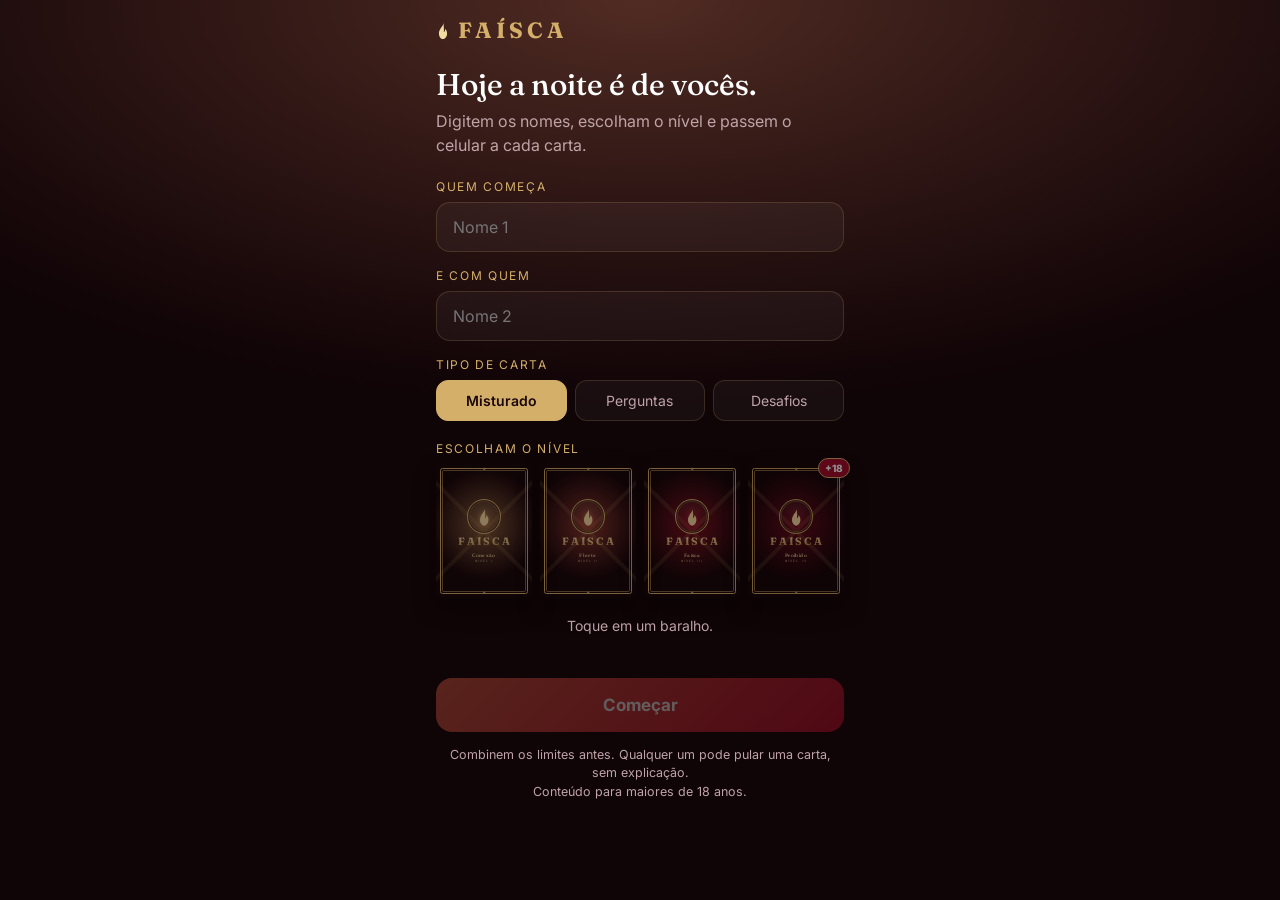
<file: faisca/jogo.html>
<!doctype html>
<html lang="pt-BR">
<head>
<meta charset="utf-8">
<meta name="viewport" content="width=device-width, initial-scale=1, viewport-fit=cover">
<title>Faísca · O jogo</title>
<meta name="theme-color" content="#0f0406">
<link rel="manifest" href="manifest.webmanifest">
<link rel="icon" href="icons/icon-192.png">
<link rel="apple-touch-icon" href="icons/icon-180.png">
<meta name="apple-mobile-web-app-capable" content="yes">
<meta name="mobile-web-app-capable" content="yes">
<meta name="apple-mobile-web-app-status-bar-style" content="black-translucent">
<meta name="apple-mobile-web-app-title" content="Faísca">
<link rel="preconnect" href="https://fonts.googleapis.com">
<link href="https://fonts.googleapis.com/css2?family=Fraunces:ital,wght@0,500;0,700;1,500&family=Inter:wght@400;500;600;700&display=swap" rel="stylesheet">
<link rel="stylesheet" href="assets/carta.css">
<style>
  :root{
    --bg:#0f0406; --gold:#d4af6a; --gold-hi:#f3dca2; --muted:#bfa3a8; --line:rgba(212,175,106,.18);
    --red:#c8102e; --coral:#df5f45; --nivel:#d9a25f;
  }
  *{box-sizing:border-box}
  html,body{margin:0;height:100%}
  body{
    background:radial-gradient(110% 70% at 50% 0%, color-mix(in srgb, var(--nivel) 22%, #2a0a12) 0%, var(--bg) 65%) fixed;
    color:#fff; font-family:Inter,system-ui,sans-serif; -webkit-tap-highlight-color:transparent;
    min-height:100dvh; display:flex; flex-direction:column; transition:background .6s;
  }
  button{font:inherit;cursor:pointer;border:0}
  .wrap{width:100%;max-width:440px;margin:0 auto;padding:calc(16px + env(safe-area-inset-top)) 16px calc(20px + env(safe-area-inset-bottom));flex:1;display:flex;flex-direction:column}
  header{display:flex;align-items:center;justify-content:space-between;margin-bottom:18px;gap:8px}
  .logo{font-family:Fraunces,serif;font-size:22px;font-weight:700;letter-spacing:.18em;color:var(--gold);display:flex;align-items:center;gap:8px}
  .logo svg{width:14px;color:var(--gold-hi)}
  .ghost{background:transparent;color:var(--muted);padding:8px 10px;border-radius:10px;font-size:14px}
  .ghost:hover{color:#fff;background:rgba(255,255,255,.06)}
  .pill{border:1px solid var(--line);color:var(--gold-hi);padding:7px 12px;border-radius:999px;font-size:13px;background:rgba(212,175,106,.08)}
  h1{font-family:Fraunces,serif;font-weight:500;font-size:30px;line-height:1.15;margin:6px 0 6px}
  p.sub{color:var(--muted);margin:0 0 22px;line-height:1.5}
  label{display:block;font-size:12px;letter-spacing:.14em;text-transform:uppercase;color:var(--gold);margin:0 0 8px}
  input[type=text]{
    width:100%;padding:14px 16px;border-radius:14px;border:1px solid var(--line);
    background:rgba(255,255,255,.04);color:#fff;font:inherit;font-size:16px;outline:none;margin-bottom:16px
  }
  input[type=text]:focus{border-color:var(--gold)}
  .seg{display:grid;grid-template-columns:repeat(3,1fr);gap:8px;margin-bottom:20px}
  .seg button{padding:11px 6px;border-radius:12px;background:rgba(255,255,255,.04);color:var(--muted);border:1px solid var(--line);font-size:14px}
  .seg button.on{background:var(--gold);color:#1a0609;border-color:var(--gold);font-weight:600}
  .niveis{display:grid;grid-template-columns:repeat(4,1fr);gap:8px;margin-bottom:10px}
  .nivel .cad{position:absolute;top:-6px;right:-6px;z-index:2;background:#9e0b2b;color:#fff;font-size:10px;font-weight:800;border-radius:999px;padding:3px 6px;border:1px solid var(--gold)}
  .nivel{background:transparent;padding:0;border-radius:12px;position:relative;transition:transform .2s, opacity .2s;opacity:.55}
  .nivel .fc-card{box-shadow:0 10px 24px rgba(0,0,0,.5)}
  .nivel.on{opacity:1;transform:translateY(-6px)}
  .nivel.on::after{content:"";position:absolute;left:30%;right:30%;bottom:-12px;height:3px;border-radius:3px;background:var(--gold)}
  .nivelDesc{min-height:44px;color:var(--muted);font-size:14px;text-align:center;margin:18px 0 18px;line-height:1.45}
  .cta{
    width:100%;padding:17px;border-radius:16px;background:linear-gradient(135deg,var(--coral),var(--red));
    color:#fff;font-weight:700;font-size:17px;box-shadow:0 10px 30px rgba(200,16,46,.35)
  }
  .cta:disabled{opacity:.35;box-shadow:none}
  .aviso{font-size:12.5px;color:var(--muted);text-align:center;margin-top:14px;line-height:1.5}

  /* jogo */
  .vez{display:flex;align-items:center;justify-content:space-between;margin-bottom:10px}
  .vez .quem{font-size:12px;letter-spacing:.14em;text-transform:uppercase;color:var(--gold)}
  .vez .quem b{color:#fff;font-size:22px;display:block;font-family:Fraunces,serif;font-weight:500;letter-spacing:0;text-transform:none}
  .chip{font-size:13px;padding:7px 12px;border-radius:999px;border:1px solid var(--line);color:var(--gold-hi);white-space:nowrap}
  .stage{perspective:1400px;flex:1;display:flex;align-items:center;justify-content:center;min-height:380px;padding:8px 0}
  .carta{
    width:min(100%, calc((100dvh - 290px) * 63 / 88));position:relative;transform-style:preserve-3d;
    transition:transform .7s cubic-bezier(.2,.8,.2,1);cursor:pointer;aspect-ratio:63/88
  }
  .carta.virada{transform:rotateY(180deg)}
  .carta.sai{transition:transform .35s ease-in, opacity .35s;transform:translateX(-120%) rotate(-14deg);opacity:0}
  .face{position:absolute;inset:0;backface-visibility:hidden;-webkit-backface-visibility:hidden;filter:drop-shadow(0 24px 40px rgba(0,0,0,.55))}
  .face.f{transform:rotateY(180deg)}
  .dica{position:absolute;left:0;right:0;bottom:-30px;text-align:center;font-size:13px;color:var(--muted);backface-visibility:hidden}
  .timer{display:none;align-items:center;justify-content:center;gap:12px;margin-top:38px}
  .timer.on{display:flex}
  .timer button{background:rgba(212,175,106,.12);border:1px solid var(--line);color:var(--gold-hi);padding:9px 16px;border-radius:999px;font-size:14px;font-weight:600}
  .timer .t{font-variant-numeric:tabular-nums;font-weight:700;font-size:20px;min-width:60px}
  .acoes{display:grid;grid-template-columns:1fr 2fr;gap:10px;margin-top:18px}
  .sec{padding:16px;border-radius:16px;background:rgba(255,255,255,.05);color:#fff;font-weight:600;border:1px solid var(--line)}
  .sec:disabled{opacity:.35}
  .progresso{height:3px;background:rgba(255,255,255,.08);border-radius:3px;margin-top:16px;overflow:hidden}
  .progresso i{display:block;height:100%;background:var(--gold);width:0;transition:width .4s}
  .hidden{display:none!important}
  .fim{text-align:center;margin:auto 0}
  .fim .fc-card{width:150px;margin:0 auto 18px}

  /* instalar */
  .sheet{position:fixed;inset:0;background:rgba(0,0,0,.6);display:flex;align-items:flex-end;justify-content:center;z-index:20}
  .sheet > div{background:#1c0a0f;border:1px solid var(--line);border-radius:22px 22px 0 0;padding:24px 20px calc(24px + env(safe-area-inset-bottom));max-width:440px;width:100%}
  .sheet h3{font-family:Fraunces,serif;font-weight:500;font-size:22px;margin:0 0 12px}
  .sheet ol{color:var(--muted);padding-left:20px;line-height:1.7;margin:0 0 18px}
  .sheet b{color:#fff}
</style>
</head>
<body>
<div class="wrap">
  <header>
    <div class="logo"><span id="logoFlame"></span>FAÍSCA</div>
    <div>
      <button class="pill hidden" id="btnInstalar">📲 Instalar</button>
      <button class="ghost hidden" id="btnSair">Trocar nível</button>
    </div>
  </header>

  <!-- CONFIGURAÇÃO -->
  <section id="telaSetup">
    <h1>Hoje a noite é de vocês.</h1>
    <p class="sub">Digitem os nomes, escolham o nível e passem o celular a cada carta.</p>
    <label for="n1">Quem começa</label>
    <input type="text" id="n1" placeholder="Nome 1" maxlength="20" autocomplete="off">
    <label for="n2">E com quem</label>
    <input type="text" id="n2" placeholder="Nome 2" maxlength="20" autocomplete="off">

    <label>Tipo de carta</label>
    <div class="seg" id="seg">
      <button data-m="misto" class="on">Misturado</button>
      <button data-m="perguntas">Perguntas</button>
      <button data-m="desafios">Desafios</button>
    </div>

    <label>Escolham o nível</label>
    <div class="niveis" id="niveis"></div>
    <p class="nivelDesc" id="nivelDesc">Toque em um baralho.</p>

    <button class="cta" id="btnComecar" disabled>Começar</button>
    <p class="aviso">Combinem os limites antes. Qualquer um pode pular uma carta, sem explicação.<br>Conteúdo para maiores de 18 anos.</p>
  </section>

  <!-- JOGO -->
  <section id="telaJogo" class="hidden" style="flex:1;display:flex;flex-direction:column">
    <div class="vez">
      <div class="quem">Vez de<b id="quem">—</b></div>
      <span class="chip" id="chipNivel">—</span>
    </div>
    <div class="stage">
      <div class="carta" id="carta" role="button" tabindex="0" aria-label="Virar carta">
        <div class="face" id="faceVerso"></div>
        <div class="face f" id="faceFrente"></div>
        <div class="dica" id="dica">Toque na carta para virar</div>
      </div>
    </div>
    <div class="timer" id="timer"><button id="btnTimer">▶ Iniciar 60s</button><span class="t" id="tempo">1:00</span></div>
    <div class="acoes">
      <button class="sec" id="btnPular">Pular</button>
      <button class="cta" id="btnProxima">Próxima carta</button>
    </div>
    <div class="progresso"><i id="barra"></i></div>
  </section>

  <!-- FIM -->
  <section id="telaFim" class="hidden fim">
    <div id="fimCarta"></div>
    <h1>Vocês viraram todas as cartas.</h1>
    <p class="sub" id="fimTexto">Que tal subir de nível?</p>
    <button class="cta" id="btnProximoNivel">Ir para o próximo nível</button>
    <p><button class="ghost" id="btnRecomecar">Jogar este nível de novo</button></p>
  </section>
</div>

<div class="sheet hidden" id="sheetProibido"><div>
  <h3>🔞 Nível Proibido</h3>
  <p style="color:var(--muted);line-height:1.6;margin:0 0 14px">Este nível tem desafios sexuais explícitos. Só entra no jogo se <b>os dois</b> confirmarem:</p>
  <ol>
    <li>Nós dois temos mais de 18 anos.</li>
    <li>Nós dois queremos jogar este nível agora.</li>
    <li>Combinamos uma palavra de segurança. Se alguém disser, a carta é pulada na hora.</li>
  </ol>
  <button class="cta" id="confirmaProibido">Nós dois confirmamos</button>
  <p style="text-align:center;margin:12px 0 0"><button class="ghost" id="cancelaProibido">Agora não</button></p>
</div></div>

<div class="sheet hidden" id="sheetIos"><div>
  <h3>Instalar no iPhone</h3>
  <ol>
    <li>Abra este link no <b>Safari</b>.</li>
    <li>Toque no botão <b>Compartilhar</b> (o quadrado com a seta para cima).</li>
    <li>Escolha <b>Adicionar à Tela de Início</b>.</li>
  </ol>
  <button class="cta" id="fecharIos">Entendi</button>
</div></div>

<script src="cartas.js"></script>
<script src="assets/carta.js"></script>
<script>
(() => {
  const NIVEIS = window.FAISCA_NIVEIS, C = window.FaiscaCarta;
  const $ = id => document.getElementById(id);
  const store = {
    get(k){ try { return JSON.parse(localStorage.getItem("faisca:"+k)); } catch { return null; } },
    set(k,v){ try { localStorage.setItem("faisca:"+k, JSON.stringify(v)); } catch {} }
  };
  $("logoFlame").innerHTML = C.FLAME;

  const st = { nomes:["",""], modo:"misto", nivel:-1, baralho:[], i:0, vez:0, pulos:[3,3] };

  const salvos = store.get("nomes");
  if (salvos) { $("n1").value = salvos[0] || ""; $("n2").value = salvos[1] || ""; }

  // escolha de nível = os versos dos baralhos
  NIVEIS.forEach((n, idx) => {
    const b = document.createElement("button");
    b.className = "nivel"; b.setAttribute("aria-label", `Nível ${n.nome}`);
    b.innerHTML = C.verso({ nivel: idx, nome: n.nome }) + (n.restrito ? '<span class="cad">+18</span>' : "");
    b.onclick = () => pedirNivel(idx, () => {
      st.nivel = idx;
      document.querySelectorAll(".nivel").forEach(x => x.classList.toggle("on", x === b));
      $("nivelDesc").textContent = n.descricao;
      document.documentElement.style.setProperty("--nivel", n.cor);
      validar();
    });
    $("niveis").appendChild(b);
  });

  // níveis restritos (+18) pedem a confirmação dos dois uma vez por sessão
  let liberado = false, aoConfirmar = null;
  function pedirNivel(idx, fn) {
    if (!NIVEIS[idx].restrito || liberado) { fn(); return; }
    aoConfirmar = fn; $("sheetProibido").classList.remove("hidden");
  }
  $("confirmaProibido").onclick = () => { liberado = true; $("sheetProibido").classList.add("hidden"); if (aoConfirmar) aoConfirmar(); };
  $("cancelaProibido").onclick = () => { aoConfirmar = null; $("sheetProibido").classList.add("hidden"); };

  $("seg").addEventListener("click", e => {
    const b = e.target.closest("button"); if (!b) return;
    st.modo = b.dataset.m;
    [...$("seg").children].forEach(x => x.classList.toggle("on", x === b));
  });

  const validar = () => { $("btnComecar").disabled = !($("n1").value.trim() && $("n2").value.trim() && st.nivel >= 0); };
  $("n1").oninput = $("n2").oninput = validar;

  const embaralhar = a => { for (let i = a.length - 1; i > 0; i--) { const j = Math.floor(Math.random() * (i + 1)); [a[i], a[j]] = [a[j], a[i]]; } return a; };

  function montarBaralho() {
    const n = NIVEIS[st.nivel];
    let cartas = [];
    if (st.modo !== "desafios") cartas = cartas.concat(n.perguntas.map(t => ({ t, tipo: "pergunta" })));
    if (st.modo !== "perguntas") cartas = cartas.concat(n.desafios.map(t => ({ t, tipo: "desafio" })));
    st.baralho = embaralhar(cartas); st.i = 0; st.pulos = [3, 3];
    document.documentElement.style.setProperty("--nivel", n.cor);
    $("chipNivel").textContent = `${n.emoji} ${n.nome}`;
    $("faceVerso").innerHTML = C.verso({ nivel: st.nivel, nome: n.nome });
  }

  function mostrar(sec) {
    ["telaSetup", "telaJogo", "telaFim"].forEach(s => $(s).classList.toggle("hidden", s !== sec));
    $("btnSair").classList.toggle("hidden", sec === "telaSetup");
    window.scrollTo(0, 0);
  }

  $("btnComecar").onclick = () => {
    st.nomes = [$("n1").value.trim(), $("n2").value.trim()];
    store.set("nomes", st.nomes);
    st.vez = 0; montarBaralho(); mostrar("telaJogo"); render();
  };

  // timer dos desafios
  let tId = null, resta = 60;
  const fmt = s => `${Math.floor(s / 60)}:${String(s % 60).padStart(2, "0")}`;
  function pararTimer() { clearInterval(tId); tId = null; resta = 60; $("tempo").textContent = fmt(resta); $("btnTimer").textContent = "▶ Iniciar 60s"; }
  $("btnTimer").onclick = () => {
    if (tId) { pararTimer(); return; }
    $("btnTimer").textContent = "■ Parar";
    tId = setInterval(() => {
      resta--; $("tempo").textContent = fmt(resta);
      if (resta <= 0) { pararTimer(); $("tempo").textContent = "Tempo!"; if (navigator.vibrate) navigator.vibrate([200, 100, 200]); }
    }, 1000);
  };

  function render() {
    pararTimer();
    const c = st.baralho[st.i];
    const voce = st.nomes[st.vez], par = st.nomes[1 - st.vez];
    const carta = $("carta");
    carta.classList.remove("virada", "sai");
    $("quem").textContent = voce;
    $("timer").classList.remove("on");
    $("faceFrente").innerHTML = C.frente({ tipo: c.tipo, nivel: st.nivel, txt: C.texto(c.t, voce, par), nome: NIVEIS[st.nivel].nome });
    $("dica").classList.remove("hidden");
    $("barra").style.width = `${(st.i / st.baralho.length) * 100}%`;
    $("btnPular").textContent = `Pular (${st.pulos[st.vez]})`;
    $("btnPular").disabled = st.pulos[st.vez] <= 0;
  }

  function virar() {
    const carta = $("carta");
    carta.classList.toggle("virada");
    $("dica").classList.add("hidden");
    const c = st.baralho[st.i];
    $("timer").classList.toggle("on", carta.classList.contains("virada") && c && c.tipo === "desafio");
  }
  $("carta").onclick = virar;
  $("carta").onkeydown = e => { if (e.key === "Enter" || e.key === " ") { e.preventDefault(); virar(); } };

  function avancar() {
    st.i++; st.vez = 1 - st.vez;
    if (st.i >= st.baralho.length) { fim(); return; }
    $("carta").classList.add("sai");
    setTimeout(render, 330);
  }
  $("btnProxima").onclick = avancar;
  $("btnPular").onclick = () => {
    if (st.pulos[st.vez] <= 0) return;
    st.pulos[st.vez]--;
    st.baralho.push(st.baralho[st.i]); // a carta pulada volta no fim, para a outra pessoa
    avancar();
  };

  function fim() {
    pararTimer();
    const prox = NIVEIS[st.nivel + 1];
    $("fimCarta").innerHTML = C.verso({ nivel: st.nivel, nome: NIVEIS[st.nivel].nome });
    $("btnProximoNivel").classList.toggle("hidden", !prox);
    $("fimTexto").textContent = prox ? `Que tal subir para o nível ${prox.emoji} ${prox.nome}?` : "Vocês chegaram ao nível máximo. O resto da noite é com vocês.";
    mostrar("telaFim");
  }
  $("btnProximoNivel").onclick = () => pedirNivel(st.nivel + 1, () => { st.nivel++; montarBaralho(); mostrar("telaJogo"); render(); });
  $("btnRecomecar").onclick = () => { montarBaralho(); mostrar("telaJogo"); render(); };
  $("btnSair").onclick = () => { pararTimer(); mostrar("telaSetup"); validar(); };

  // ---- instalar como app (PWA) ----
  const instalado = matchMedia("(display-mode: standalone)").matches || navigator.standalone;
  const ios = /iphone|ipad|ipod/i.test(navigator.userAgent);
  let promptInstalar = null;
  addEventListener("beforeinstallprompt", e => { e.preventDefault(); promptInstalar = e; $("btnInstalar").classList.remove("hidden"); });
  if (ios && !instalado) $("btnInstalar").classList.remove("hidden");
  $("btnInstalar").onclick = async () => {
    if (promptInstalar) { promptInstalar.prompt(); await promptInstalar.userChoice; promptInstalar = null; $("btnInstalar").classList.add("hidden"); }
    else $("sheetIos").classList.remove("hidden");
  };
  $("fecharIos").onclick = () => $("sheetIos").classList.add("hidden");
  if ("serviceWorker" in navigator && location.protocol.startsWith("http")) navigator.serviceWorker.register("sw.js").catch(() => {});

  validar();
})();
</script>
</body>
</html>
</file>
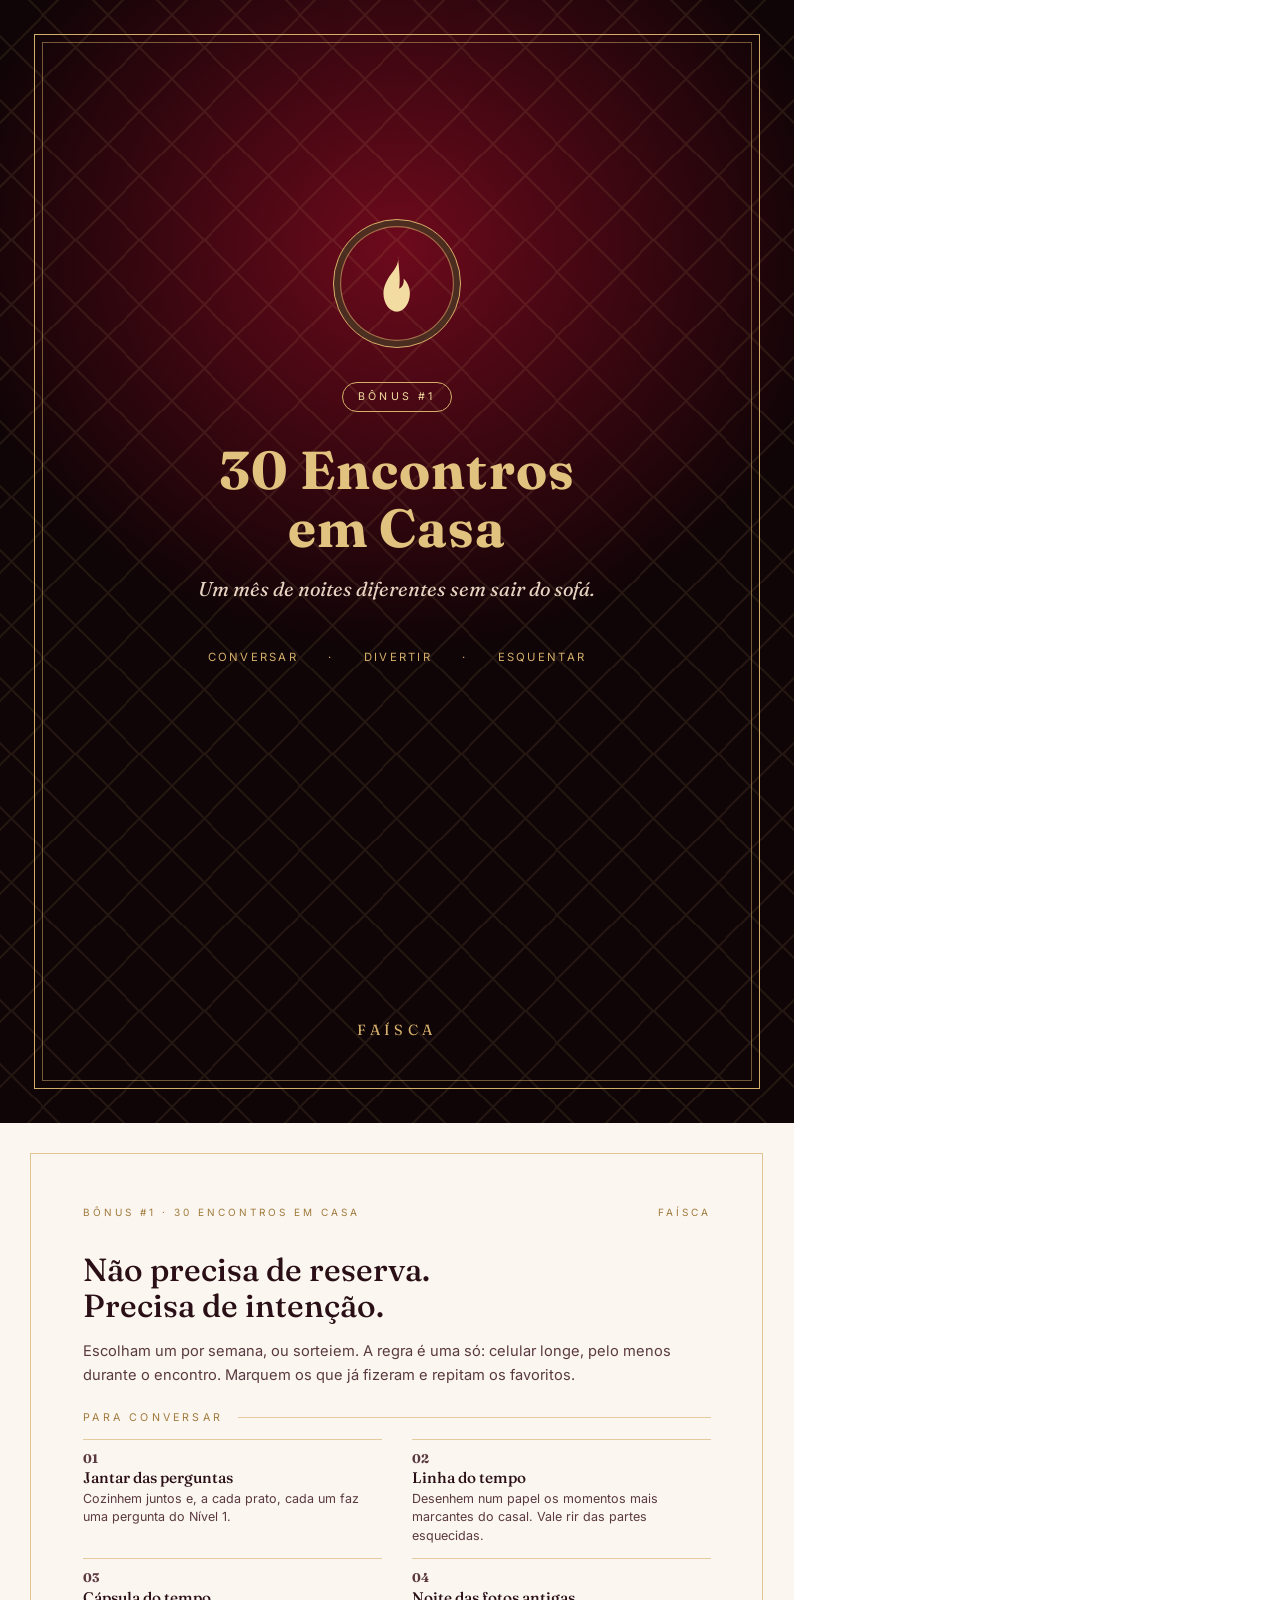
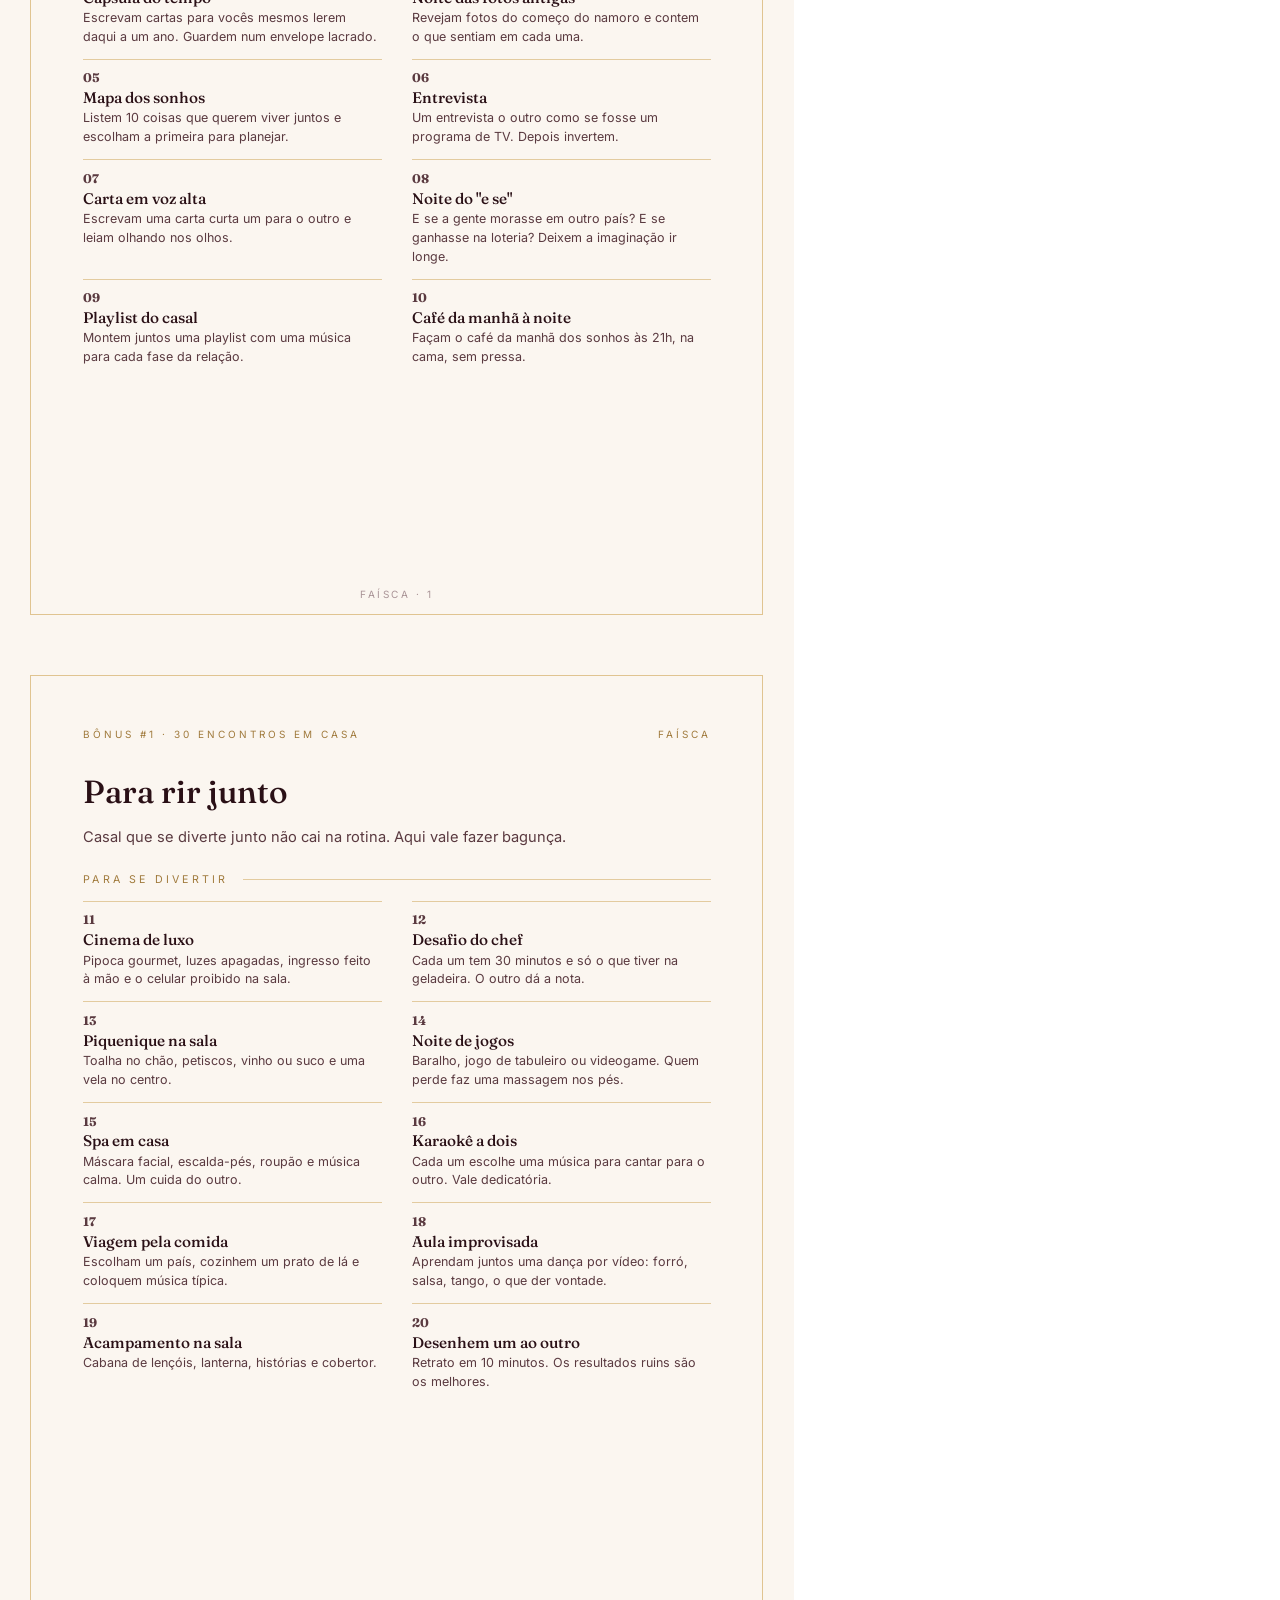
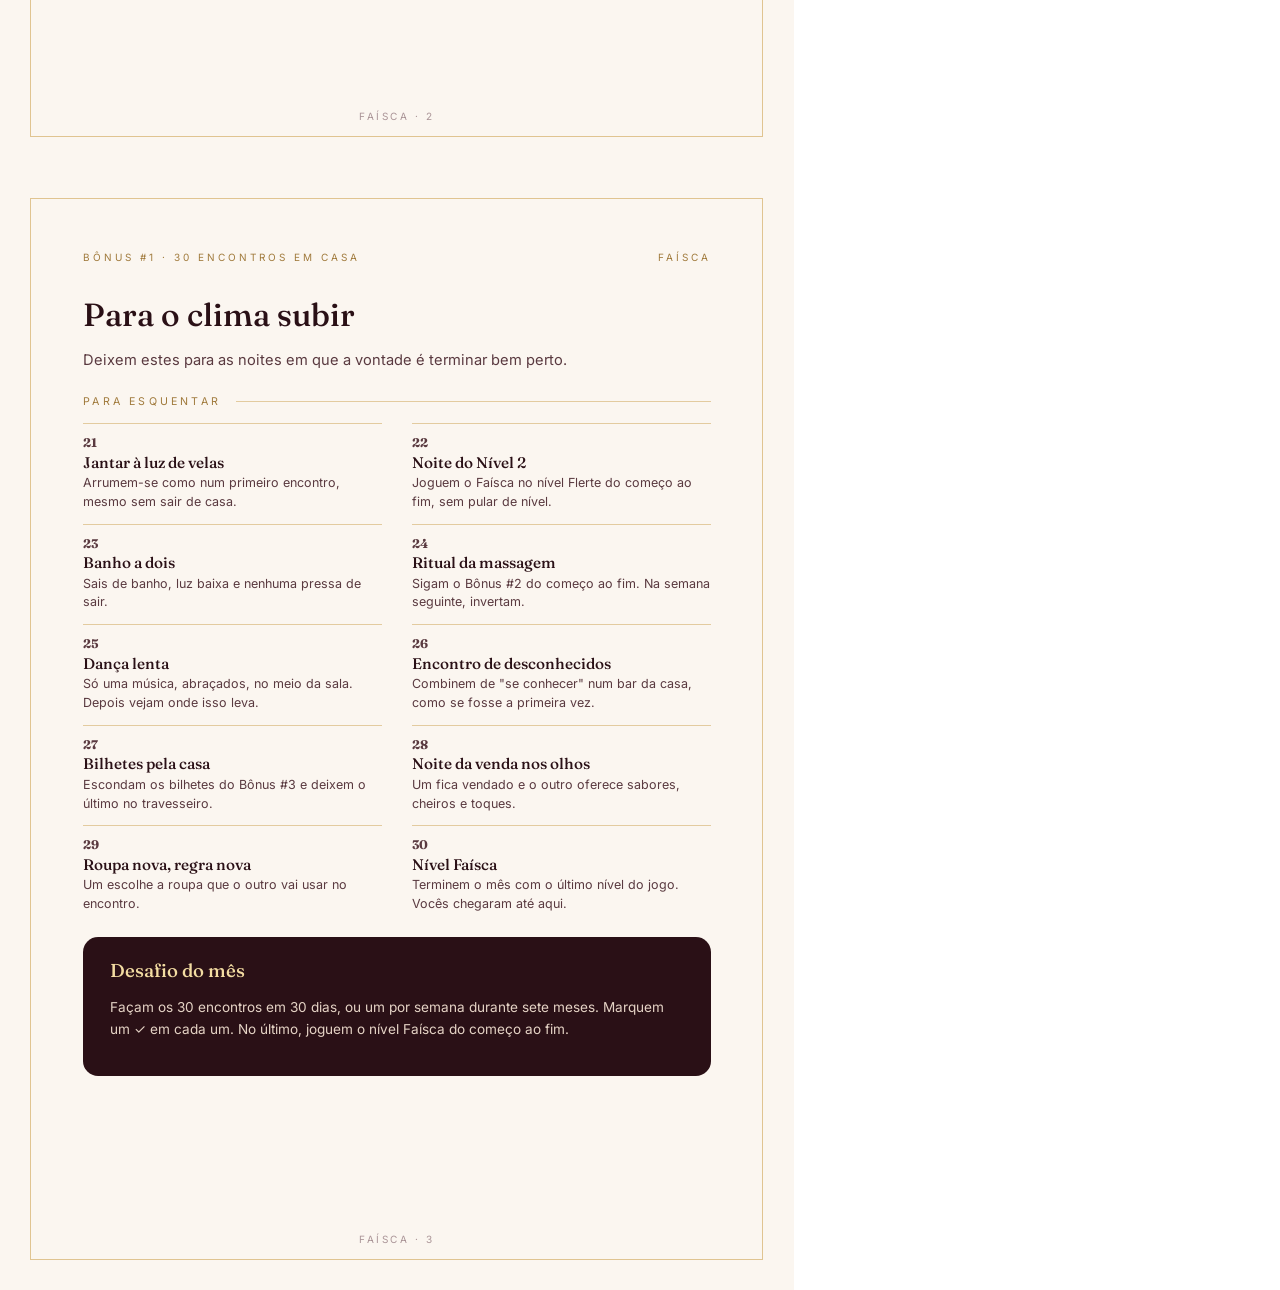
<file: faisca/print/bonus.html>
<!doctype html>
<html lang="pt-BR">
<head>
<meta charset="utf-8">
<title>Faísca · Bônus</title>
<link href="https://fonts.googleapis.com/css2?family=Fraunces:ital,wght@0,500;0,700;1,500&family=Inter:wght@400;600;700&display=swap" rel="stylesheet">
<link rel="stylesheet" href="print.css">
<style>
  .bonus{display:none}
  .bonus.on{display:block}
  .tag-bonus{display:inline-block;border:.3mm solid #d4af6a;color:#f3dca2;font-size:8pt;letter-spacing:.3em;text-transform:uppercase;padding:2mm 4mm;border-radius:10mm;margin-bottom:8mm}
  .capa .capa-in{padding-top:58mm}
  .capa h1.t{font-size:40pt;letter-spacing:.02em;line-height:1.08}
  .capa .lista-capa{display:flex;justify-content:center;gap:8mm;color:#d4af6a;font-size:8.5pt;letter-spacing:.2em;text-transform:uppercase;margin-top:6mm}
  .capa .assinatura{position:absolute;bottom:22mm;left:0;right:0;text-align:center;font-family:Fraunces,serif;letter-spacing:.3em;color:#d4af6a;font-size:11pt}

  /* bônus 1 */
  .grupo{margin-bottom:6mm}
  .encontros{display:grid;grid-template-columns:1fr 1fr;gap:3.2mm 8mm}
  .enc{break-inside:avoid;border-top:.25mm solid rgba(212,175,106,.6);padding-top:2.6mm}
  .enc b{font-family:Fraunces,serif;font-weight:500;font-size:11.5pt;color:#2a1016;display:block;margin-bottom:.6mm}
  .enc b .num{margin-right:2mm}
  .enc span{font-size:9.4pt;line-height:1.5;color:#5a3a40;display:block}
  .titulo-grupo{display:flex;align-items:center;gap:4mm;font-size:8pt;letter-spacing:.3em;text-transform:uppercase;color:#a07a3c;margin:0 0 4mm}
  .titulo-grupo::after{content:"";flex:1;height:.25mm;background:rgba(212,175,106,.6)}

  /* bônus 2 */
  .prep{display:grid;grid-template-columns:repeat(4,1fr);gap:4mm;margin:2mm 0 4mm}
  .prep div{background:#fff;border:.25mm solid rgba(212,175,106,.6);border-radius:3mm;padding:4mm;font-size:9pt;line-height:1.45;color:#5a3a40}
  .prep div b{display:block;font-family:Fraunces,serif;font-size:11pt;color:#2a1016;margin-bottom:1mm;font-weight:500}
  .passos{counter-reset:p;display:grid;gap:4mm}
  .passos > div{display:grid;grid-template-columns:12mm 1fr;gap:4mm;break-inside:avoid}
  .passos > div::before{counter-increment:p;content:counter(p);width:11mm;height:11mm;border-radius:50%;border:.35mm solid #d4af6a;display:grid;place-items:center;font-family:Fraunces,serif;font-size:13pt;color:#7a0a1d}
  .passos h4{font-family:Fraunces,serif;font-weight:500;font-size:12.5pt;margin:1.5mm 0 1mm;color:#2a1016}
  .passos p{margin:0}
  .passos em{color:#a07a3c;font-style:normal;font-size:8.5pt;letter-spacing:.15em;text-transform:uppercase}
  .caixa{background:#2a1016;color:#f1e4d4;border-radius:4mm;padding:6mm 7mm;margin-top:6mm}
  .caixa h3{color:#f3dca2!important;margin-top:0!important}
  .caixa p,.caixa li{color:#e5d3c5!important}

  /* bônus 3 */
  .bilhetes{display:grid;grid-template-columns:repeat(3,56mm);grid-auto-rows:68mm;gap:4mm;justify-content:center;margin-top:3mm}
  .bil{border:.3mm dashed #c9b28a;border-radius:2mm;padding:3mm;position:relative}
  .bil-in{height:100%;border:.35mm solid #d4af6a;border-radius:1.4mm;display:flex;flex-direction:column;align-items:center;justify-content:center;text-align:center;padding:5mm;background:#fffaf3}
  .bil-in .k{font-size:6.8pt;letter-spacing:.3em;text-transform:uppercase;color:#a07a3c;margin-bottom:3mm}
  .bil-in p{font-family:Fraunces,serif;font-size:11.4pt;line-height:1.35;color:#2a1016;margin:0}
  .bil-in .ass{margin-top:4mm;font-size:7pt;letter-spacing:.2em;color:#a99396;border-top:.2mm solid #d4af6a;padding-top:1.5mm;width:60%}
  .bil.escuro .bil-in{background:#1a0609;border-color:#d4af6a}
  .bil.escuro .bil-in p{color:#f3dca2}
  .bil.escuro .bil-in .k{color:#d4af6a}
  .tesoura{font-size:8pt;color:#a99396;text-align:center;margin-top:4mm;letter-spacing:.1em}
</style>
</head>
<body>

<!-- ================= BÔNUS 1 ================= -->
<div class="bonus" id="b1">
  <section class="folha capa"><div class="capa-in">
    <div class="capa-selo flame"></div>
    <div class="tag-bonus">Bônus #1</div>
    <h1 class="t">30 Encontros<br>em Casa</h1>
    <p class="capa-sub">Um mês de noites diferentes sem sair do sofá.</p>
    <div class="lista-capa"><span>Conversar</span><span>·</span><span>Divertir</span><span>·</span><span>Esquentar</span></div>
  </div><div class="assinatura">FAÍSCA</div></section>

  <section class="folha pagina">
    <div class="cab"><span>Bônus #1 · 30 encontros em casa</span><span>Faísca</span></div>
    <h2>Não precisa de reserva.<br>Precisa de intenção.</h2>
    <p class="intro">Escolham um por semana, ou sorteiem. A regra é uma só: celular longe, pelo menos durante o encontro. Marquem os que já fizeram e repitam os favoritos.</p>
    <div class="titulo-grupo">Para conversar</div>
    <div class="encontros" id="g1"></div>
    <div class="pe">FAÍSCA · 1</div>
  </section>

  <section class="folha pagina">
    <div class="cab"><span>Bônus #1 · 30 encontros em casa</span><span>Faísca</span></div>
    <h2>Para rir junto</h2>
    <p class="intro">Casal que se diverte junto não cai na rotina. Aqui vale fazer bagunça.</p>
    <div class="titulo-grupo">Para se divertir</div>
    <div class="encontros" id="g2"></div>
    <div class="pe">FAÍSCA · 2</div>
  </section>

  <section class="folha pagina">
    <div class="cab"><span>Bônus #1 · 30 encontros em casa</span><span>Faísca</span></div>
    <h2>Para o clima subir</h2>
    <p class="intro">Deixem estes para as noites em que a vontade é terminar bem perto.</p>
    <div class="titulo-grupo">Para esquentar</div>
    <div class="encontros" id="g3"></div>
    <div class="caixa"><h3>Desafio do mês</h3><p>Façam os 30 encontros em 30 dias, ou um por semana durante sete meses. Marquem um ✓ em cada um. No último, joguem o nível Faísca do começo ao fim.</p></div>
    <div class="pe">FAÍSCA · 3</div>
  </section>
</div>

<!-- ================= BÔNUS 2 ================= -->
<div class="bonus" id="b2">
  <section class="folha capa"><div class="capa-in">
    <div class="capa-selo flame"></div>
    <div class="tag-bonus">Bônus #2</div>
    <h1 class="t">Ritual da<br>Massagem a Dois</h1>
    <p class="capa-sub">20 minutos para desacelerar, tocar sem pressa e se reconectar.</p>
    <div class="lista-capa"><span>Preparação</span><span>·</span><span>7 passos</span><span>·</span><span>Variações</span></div>
  </div><div class="assinatura">FAÍSCA</div></section>

  <section class="folha pagina">
    <div class="cab"><span>Bônus #2 · Ritual da massagem</span><span>Faísca</span></div>
    <h2>Antes de começar</h2>
    <p class="intro">O segredo não é técnica, é presença. Quem recebe só precisa se entregar. Quem faz só precisa ir devagar, bem mais devagar do que acha necessário.</p>
    <div class="prep">
      <div><b>Ambiente</b>Luz baixa, quarto aquecido e o celular no silencioso, longe da cama.</div>
      <div><b>Óleo</b>Óleo de amêndoas ou de coco, ou um creme hidratante. Aqueça nas mãos antes de tocar.</div>
      <div><b>Toalha</b>Uma toalha embaixo protege o lençol e deixa tudo mais confortável.</div>
      <div><b>Música</b>Uma playlist lenta de uns 30 minutos, para ninguém precisar levantar.</div>
    </div>
    <h3>Os 7 passos</h3>
    <div class="passos">
      <div><div><em>2 min</em><h4>Conexão</h4><p>Quem recebe deita de bruços. Antes de qualquer movimento, apoie as duas mãos paradas nas costas e respirem juntos três vezes. Isso avisa ao corpo: agora é hora de relaxar.</p></div></div>
      <div><div><em>3 min</em><h4>Ombros e nuca</h4><p>Com os polegares, faça círculos pequenos dos dois lados da coluna, subindo até a nuca. Nos ombros, aperte e solte como quem amassa um pão, sem pressa.</p></div></div>
      <div><div><em>4 min</em><h4>Costas inteiras</h4><p>Mãos abertas, deslize da lombar até os ombros e volte pelas laterais, desenhando um coração. Repita até perder a conta. Mantenha sempre uma mão em contato com a pele.</p></div></div>
      <div><div><em>3 min</em><h4>Braços e mãos</h4><p>Desça pelo braço com as duas mãos, como se estivesse vestindo uma luva. Termine massageando a palma e cada dedo, puxando de leve.</p></div></div>
    </div>
    <div class="pe">FAÍSCA · 1</div>
  </section>

  <section class="folha pagina">
    <div class="cab"><span>Bônus #2 · Ritual da massagem</span><span>Faísca</span></div>
    <div class="passos" style="counter-reset:p 4">
      <div><div><em>3 min</em><h4>Pernas e pés</h4><p>Deslizamentos longos, do tornozelo até a coxa, subindo sempre em direção ao coração. Nos pés, pressione a sola com os polegares, do calcanhar aos dedos.</p></div></div>
      <div><div><em>3 min</em><h4>Toque leve</h4><p>Agora só as pontas dos dedos, quase sem encostar, percorrendo o corpo todo. É aqui que o relaxamento vira arrepio.</p></div></div>
      <div><div><em>2 min</em><h4>Fechamento</h4><p>Volte às mãos paradas nas costas, como no começo. Um beijo na nuca encerra o ritual. Depois, troquem de lugar ou deixem a noite seguir o rumo dela.</p></div></div>
    </div>
    <h3>Variações para outras noites</h3>
    <ul>
      <li><b>De olhos vendados:</b> quem recebe não sabe onde vai ser o próximo toque.</li>
      <li><b>Quente e frio:</b> alterne as mãos aquecidas no óleo com um cubo de gelo passado rapidamente.</li>
      <li><b>Pede que eu faço:</b> quem recebe guia com palavras: mais forte, mais devagar, mais para cima.</li>
      <li><b>Só com a boca:</b> repita o passo 6 trocando as pontas dos dedos por beijos.</li>
    </ul>
    <div class="caixa">
      <h3>O combinado de ouro</h3>
      <p>Perguntem antes, durante e depois: "está bom assim?". Qualquer desconforto encerra a massagem, sem drama. Evitem pressionar a coluna diretamente e pulem regiões doloridas ou machucadas.</p>
    </div>
    <div class="pe">FAÍSCA · 2</div>
  </section>
</div>

<!-- ================= BÔNUS 3 ================= -->
<div class="bonus" id="b3">
  <section class="folha capa"><div class="capa-in">
    <div class="capa-selo flame"></div>
    <div class="tag-bonus">Bônus #3</div>
    <h1 class="t">Bilhetes<br>Secretos</h1>
    <p class="capa-sub">18 recados para imprimir, recortar e esconder pela casa.</p>
    <div class="lista-capa"><span>Carinho</span><span>·</span><span>Provocação</span><span>·</span><span>Convite</span></div>
  </div><div class="assinatura">FAÍSCA</div></section>

  <section class="folha pagina">
    <div class="cab"><span>Bônus #3 · Bilhetes secretos</span><span>Faísca</span></div>
    <h2 style="font-size:19pt;margin-bottom:2mm">Esconda onde só seu amor vai achar</h2>
    <p class="intro" style="margin-bottom:2mm">No bolso do casaco, dentro do livro, no espelho do banheiro, na marmita. Os escuros são para quando a intenção é esquentar.</p>
    <div class="bilhetes" id="bil1"></div>
    <div class="tesoura">✂ recorte pela linha tracejada</div>
  </section>

  <section class="folha pagina">
    <div class="cab"><span>Bônus #3 · Bilhetes secretos</span><span>Faísca</span></div>
    <div class="bilhetes" id="bil2"></div>
    <div class="tesoura">✂ recorte pela linha tracejada</div>
  </section>
</div>

<script src="../assets/carta.js"></script>
<script>
const id = (location.hash || "#b1").slice(1);
document.getElementById(id).classList.add("on");
document.querySelectorAll(".flame").forEach(e => e.innerHTML = FaiscaCarta.FLAME);

const encontros = [
  [ // conversar
    ["Jantar das perguntas", "Cozinhem juntos e, a cada prato, cada um faz uma pergunta do Nível 1."],
    ["Linha do tempo", "Desenhem num papel os momentos mais marcantes do casal. Vale rir das partes esquecidas."],
    ["Cápsula do tempo", "Escrevam cartas para vocês mesmos lerem daqui a um ano. Guardem num envelope lacrado."],
    ["Noite das fotos antigas", "Revejam fotos do começo do namoro e contem o que sentiam em cada uma."],
    ["Mapa dos sonhos", "Listem 10 coisas que querem viver juntos e escolham a primeira para planejar."],
    ["Entrevista", "Um entrevista o outro como se fosse um programa de TV. Depois invertem."],
    ["Carta em voz alta", "Escrevam uma carta curta um para o outro e leiam olhando nos olhos."],
    ["Noite do \"e se\"", "E se a gente morasse em outro país? E se ganhasse na loteria? Deixem a imaginação ir longe."],
    ["Playlist do casal", "Montem juntos uma playlist com uma música para cada fase da relação."],
    ["Café da manhã à noite", "Façam o café da manhã dos sonhos às 21h, na cama, sem pressa."]
  ],
  [ // divertir
    ["Cinema de luxo", "Pipoca gourmet, luzes apagadas, ingresso feito à mão e o celular proibido na sala."],
    ["Desafio do chef", "Cada um tem 30 minutos e só o que tiver na geladeira. O outro dá a nota."],
    ["Piquenique na sala", "Toalha no chão, petiscos, vinho ou suco e uma vela no centro."],
    ["Noite de jogos", "Baralho, jogo de tabuleiro ou videogame. Quem perde faz uma massagem nos pés."],
    ["Spa em casa", "Máscara facial, escalda-pés, roupão e música calma. Um cuida do outro."],
    ["Karaokê a dois", "Cada um escolhe uma música para cantar para o outro. Vale dedicatória."],
    ["Viagem pela comida", "Escolham um país, cozinhem um prato de lá e coloquem música típica."],
    ["Aula improvisada", "Aprendam juntos uma dança por vídeo: forró, salsa, tango, o que der vontade."],
    ["Acampamento na sala", "Cabana de lençóis, lanterna, histórias e cobertor."],
    ["Desenhem um ao outro", "Retrato em 10 minutos. Os resultados ruins são os melhores."]
  ],
  [ // esquentar
    ["Jantar à luz de velas", "Arrumem-se como num primeiro encontro, mesmo sem sair de casa."],
    ["Noite do Nível 2", "Joguem o Faísca no nível Flerte do começo ao fim, sem pular de nível."],
    ["Banho a dois", "Sais de banho, luz baixa e nenhuma pressa de sair."],
    ["Ritual da massagem", "Sigam o Bônus #2 do começo ao fim. Na semana seguinte, invertam."],
    ["Dança lenta", "Só uma música, abraçados, no meio da sala. Depois vejam onde isso leva."],
    ["Encontro de desconhecidos", "Combinem de \"se conhecer\" num bar da casa, como se fosse a primeira vez."],
    ["Bilhetes pela casa", "Escondam os bilhetes do Bônus #3 e deixem o último no travesseiro."],
    ["Noite da venda nos olhos", "Um fica vendado e o outro oferece sabores, cheiros e toques."],
    ["Roupa nova, regra nova", "Um escolhe a roupa que o outro vai usar no encontro."],
    ["Nível Faísca", "Terminem o mês com o último nível do jogo. Vocês chegaram até aqui."]
  ]
];
let n = 0;
encontros.forEach((g, gi) => {
  document.getElementById("g" + (gi + 1)).innerHTML = g.map(([t, d]) =>
    `<div class="enc"><b><span class="num">${String(++n).padStart(2, "0")}</span>${t}</b><span>${d}</span></div>`).join("");
});

const bilhetes = [
  ["Carinho", "Você é a melhor parte do meu dia. Mesmo quando o dia é ruim.", 0],
  ["Carinho", "Se eu pudesse escolher de novo, escolheria você. Todas as vezes.", 0],
  ["Lembrete", "Respira. Você está indo muito bem. E eu tenho orgulho de você.", 0],
  ["Carinho", "Obrigado(a) por ser casa.", 0],
  ["Convite", "Hoje à noite: eu, você e nenhum celular. Topa?", 0],
  ["Lembrete", "Esse bilhete vale um abraço de 30 segundos. Venha cobrar.", 0],
  ["Provocação", "Estou pensando em você agora. E não é pensamento inocente.", 1],
  ["Provocação", "Chega cedo hoje. Tenho planos.", 1],
  ["Convite", "Vale um banho a dois. Sem prazo de validade, mas com pressa.", 1],
  ["Carinho", "Eu ainda sinto frio na barriga quando você chega.", 0],
  ["Lembrete", "Vale um café da manhã na cama, feito por mim.", 0],
  ["Convite", "Sexta-feira é noite de Faísca. Já escolhi o nível.", 1],
  ["Provocação", "Adivinha o que eu estou usando por baixo hoje?", 1],
  ["Carinho", "Eu amo o seu jeito de rir das minhas piadas ruins.", 0],
  ["Convite", "Vale uma massagem completa. Óleo por minha conta.", 1],
  ["Provocação", "Mais tarde eu termino o que comecei hoje de manhã.", 1],
  ["Lembrete", "Você é lindo(a). Só passando para avisar.", 0],
  ["Carinho", "De todos os lugares do mundo, o meu preferido é do seu lado.", 0]
];
const bil = b => `<div class="bil ${b[2] ? "escuro" : ""}"><div class="bil-in"><div class="k">${b[0]}</div><p>${b[1]}</p><div class="ass">COM AMOR</div></div></div>`;
document.getElementById("bil1").innerHTML = bilhetes.slice(0, 9).map(bil).join("");
document.getElementById("bil2").innerHTML = bilhetes.slice(9).map(bil).join("");
</script>
</body>
</html>
</file>
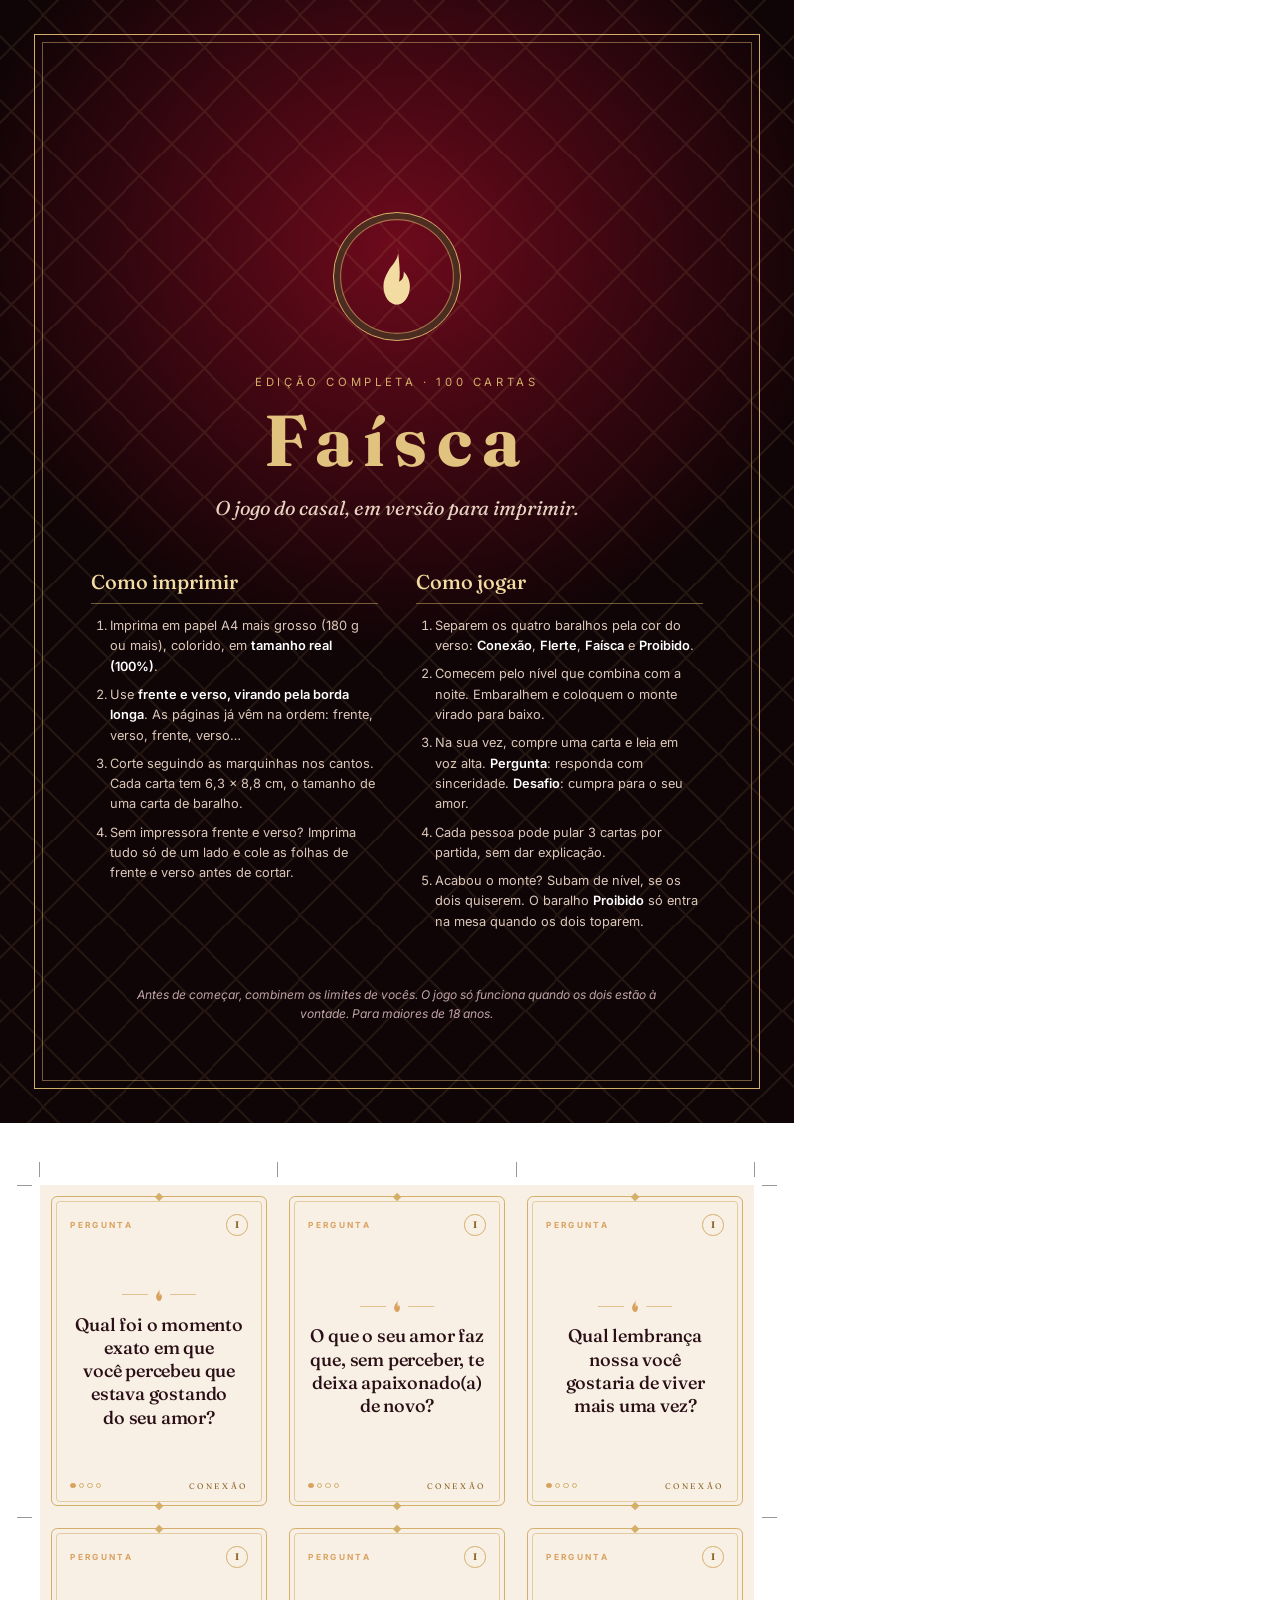
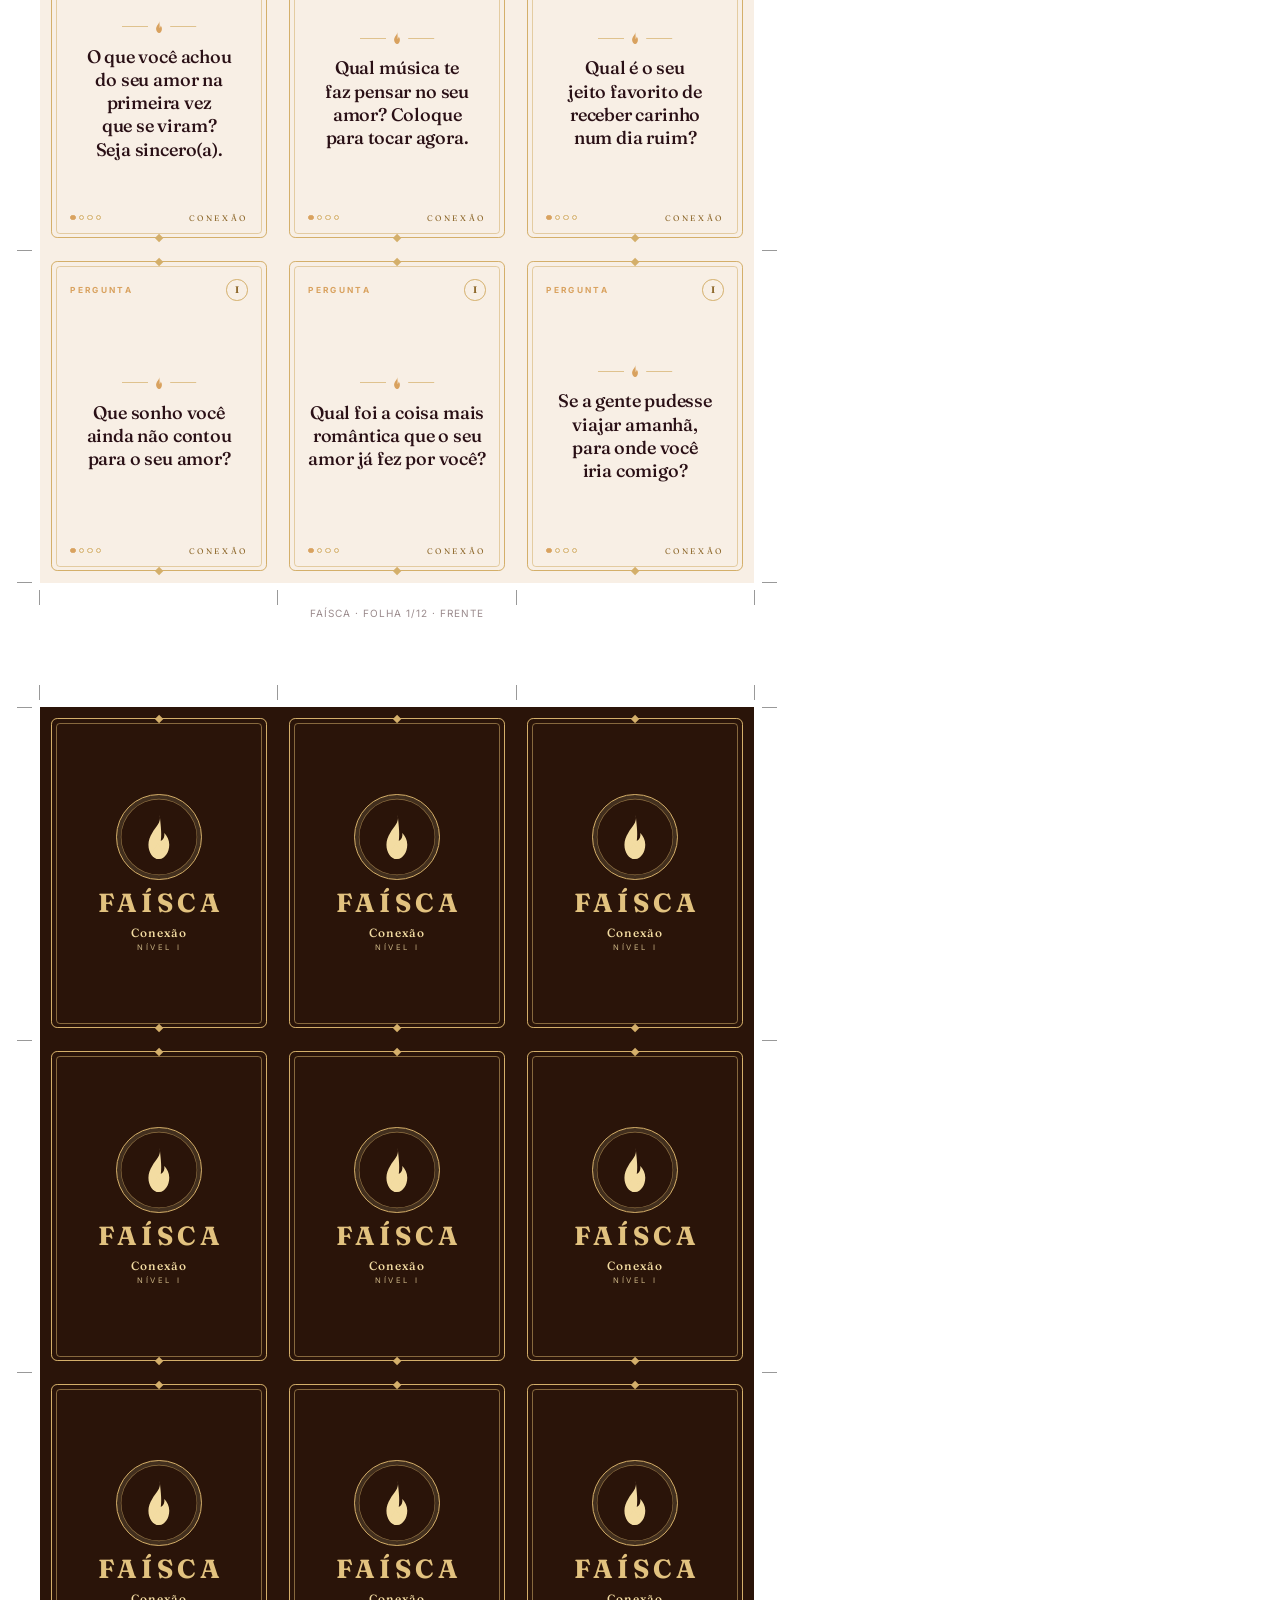
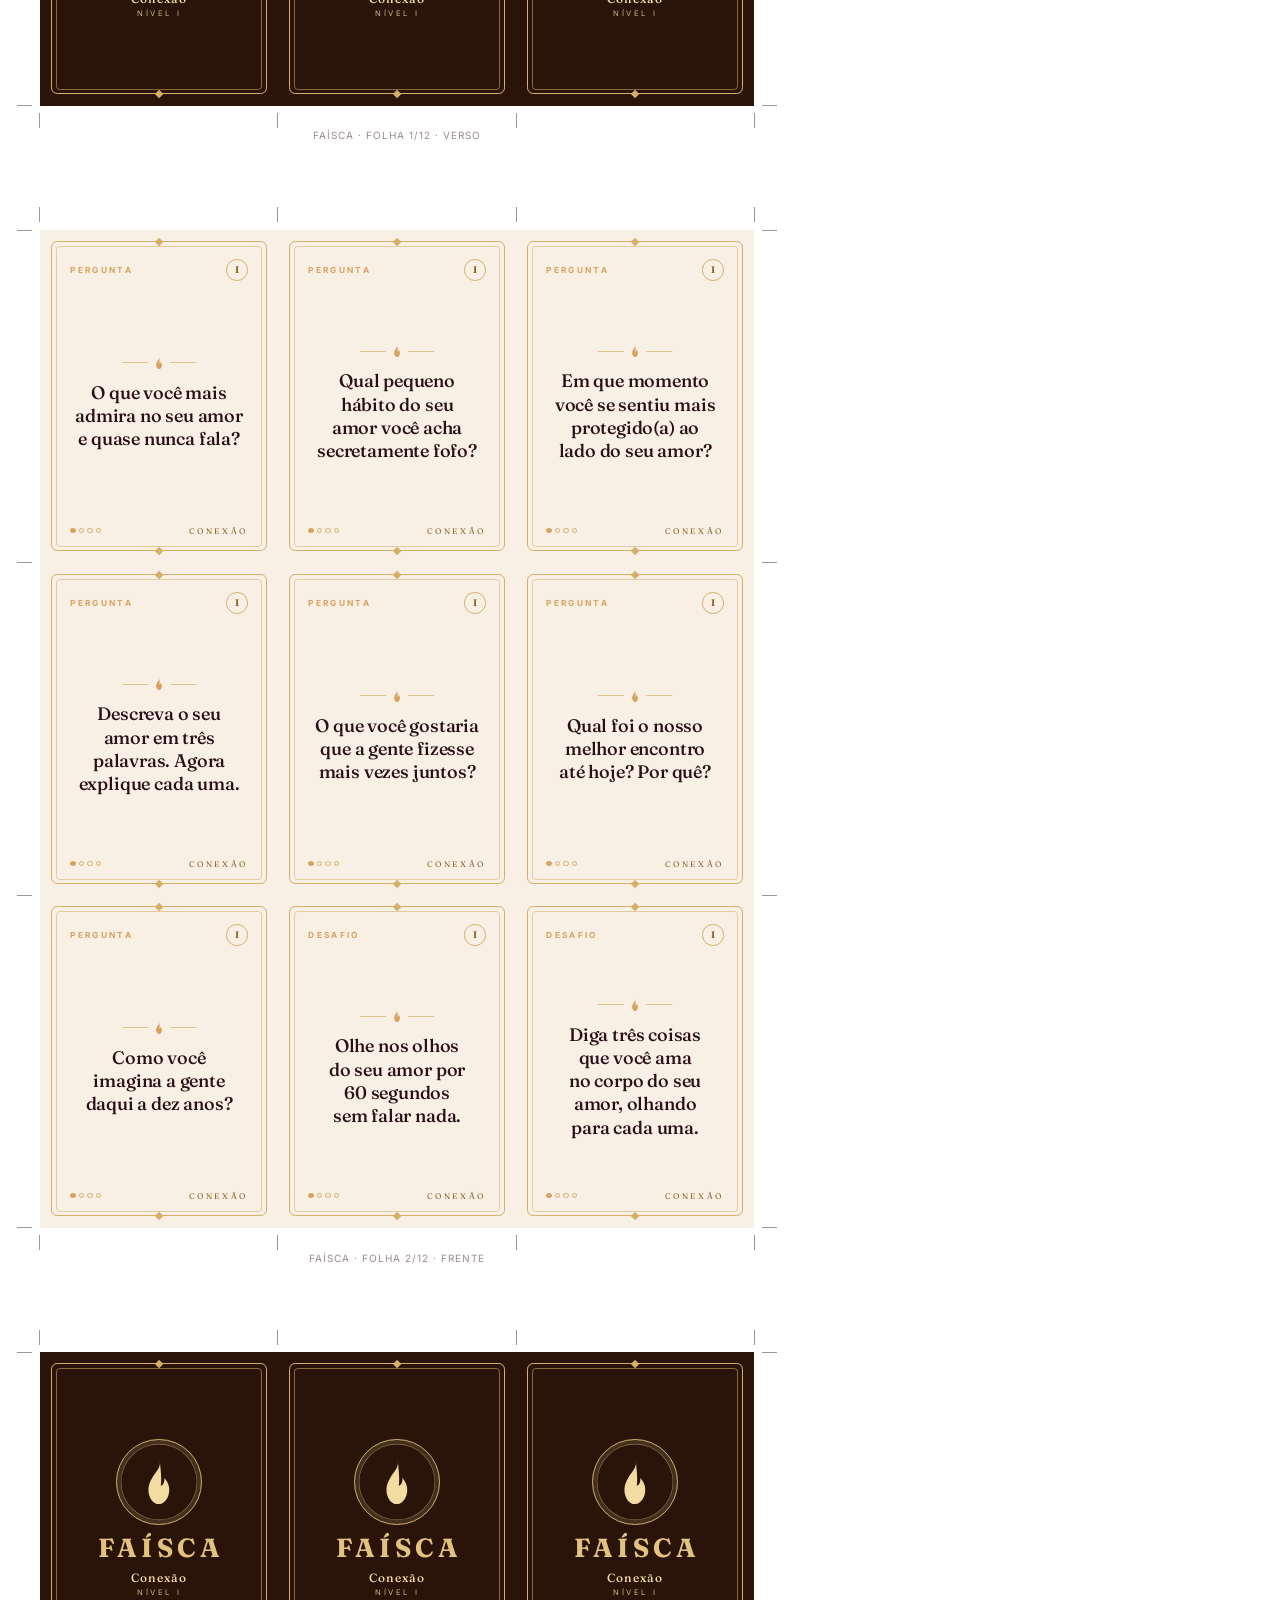
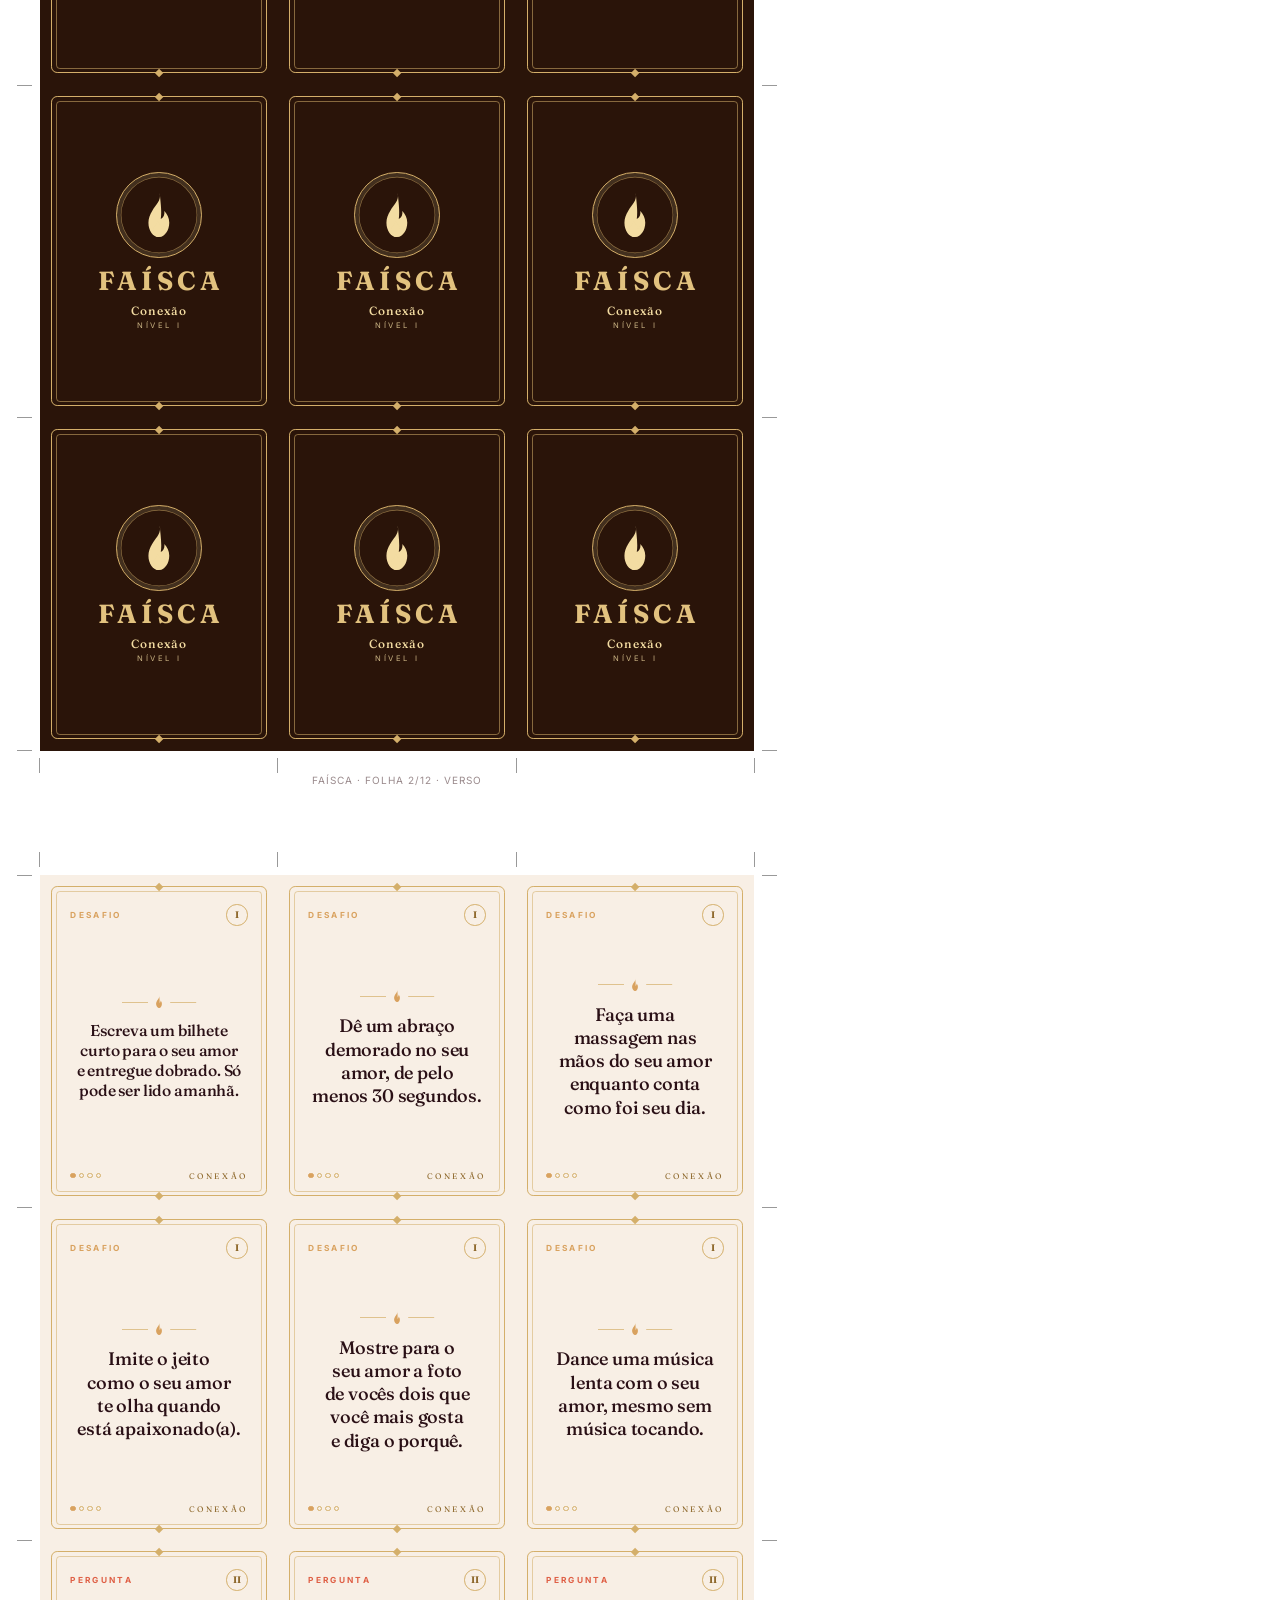
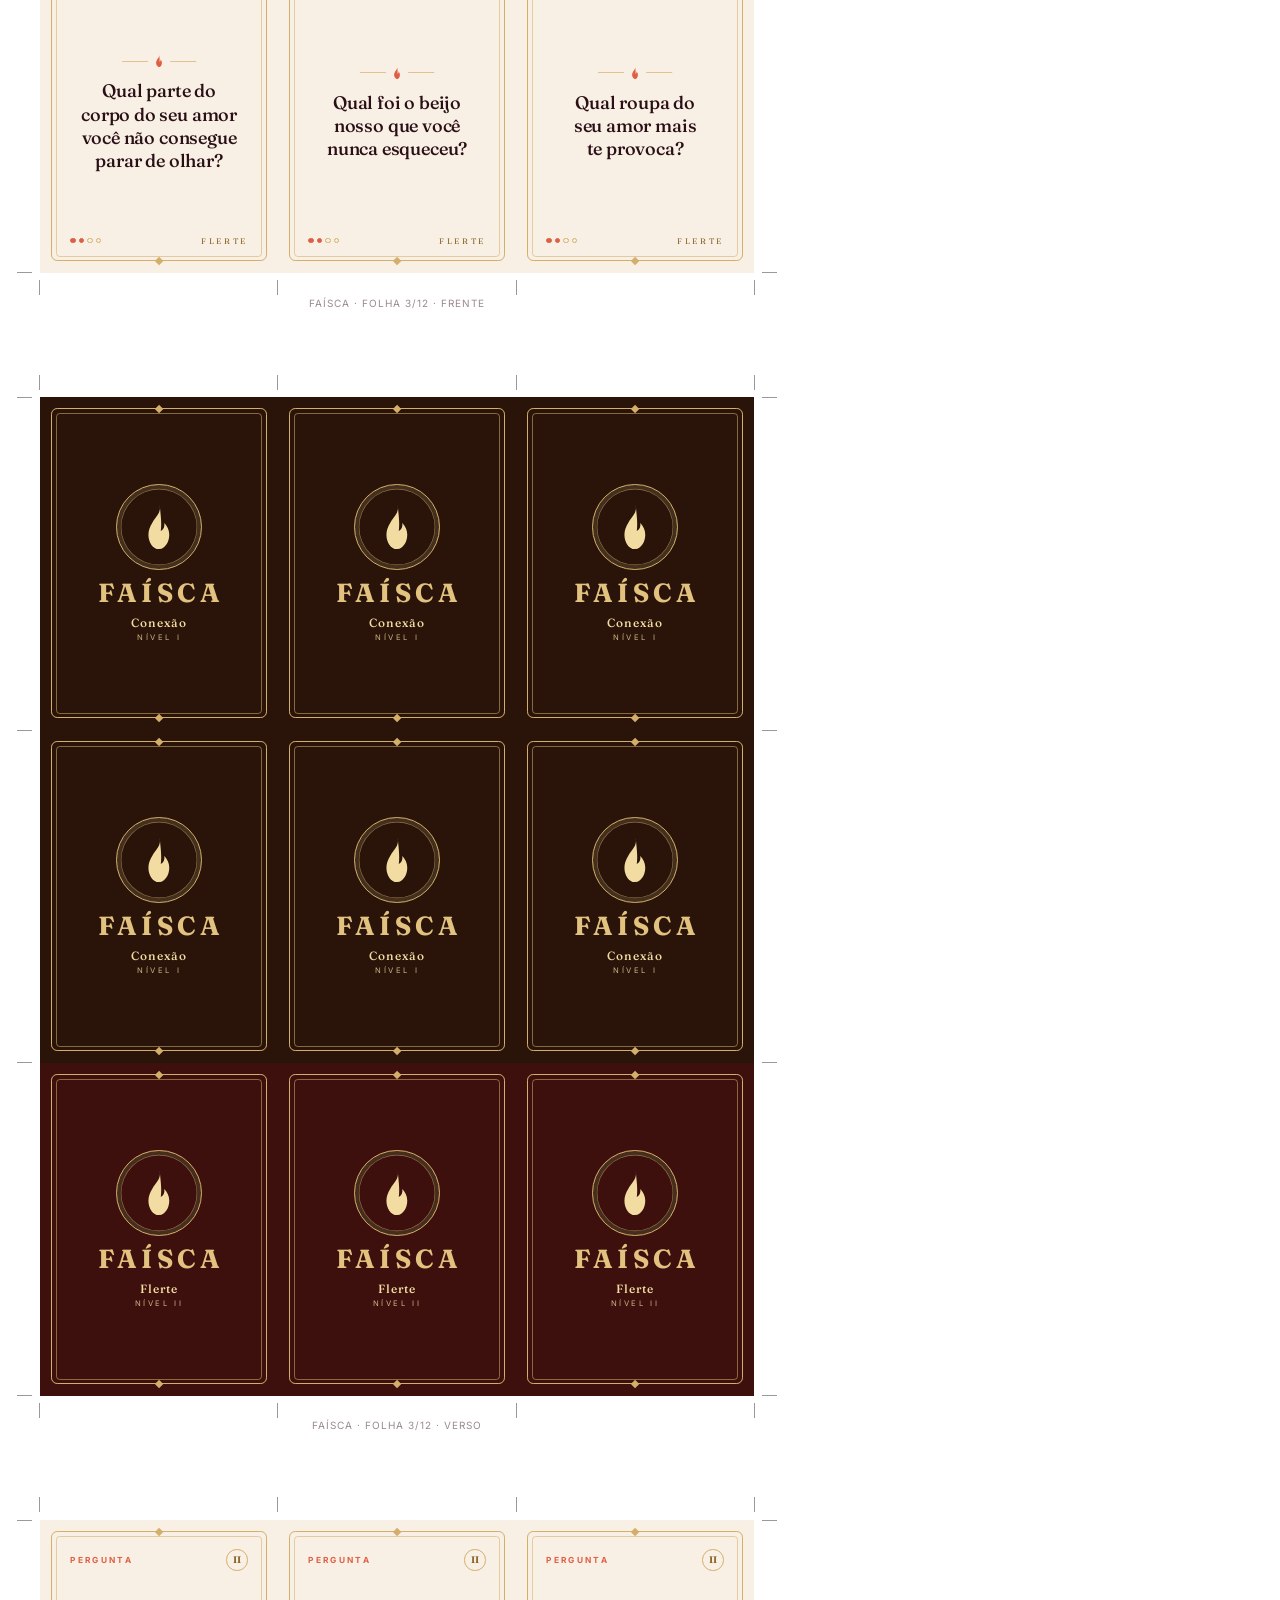
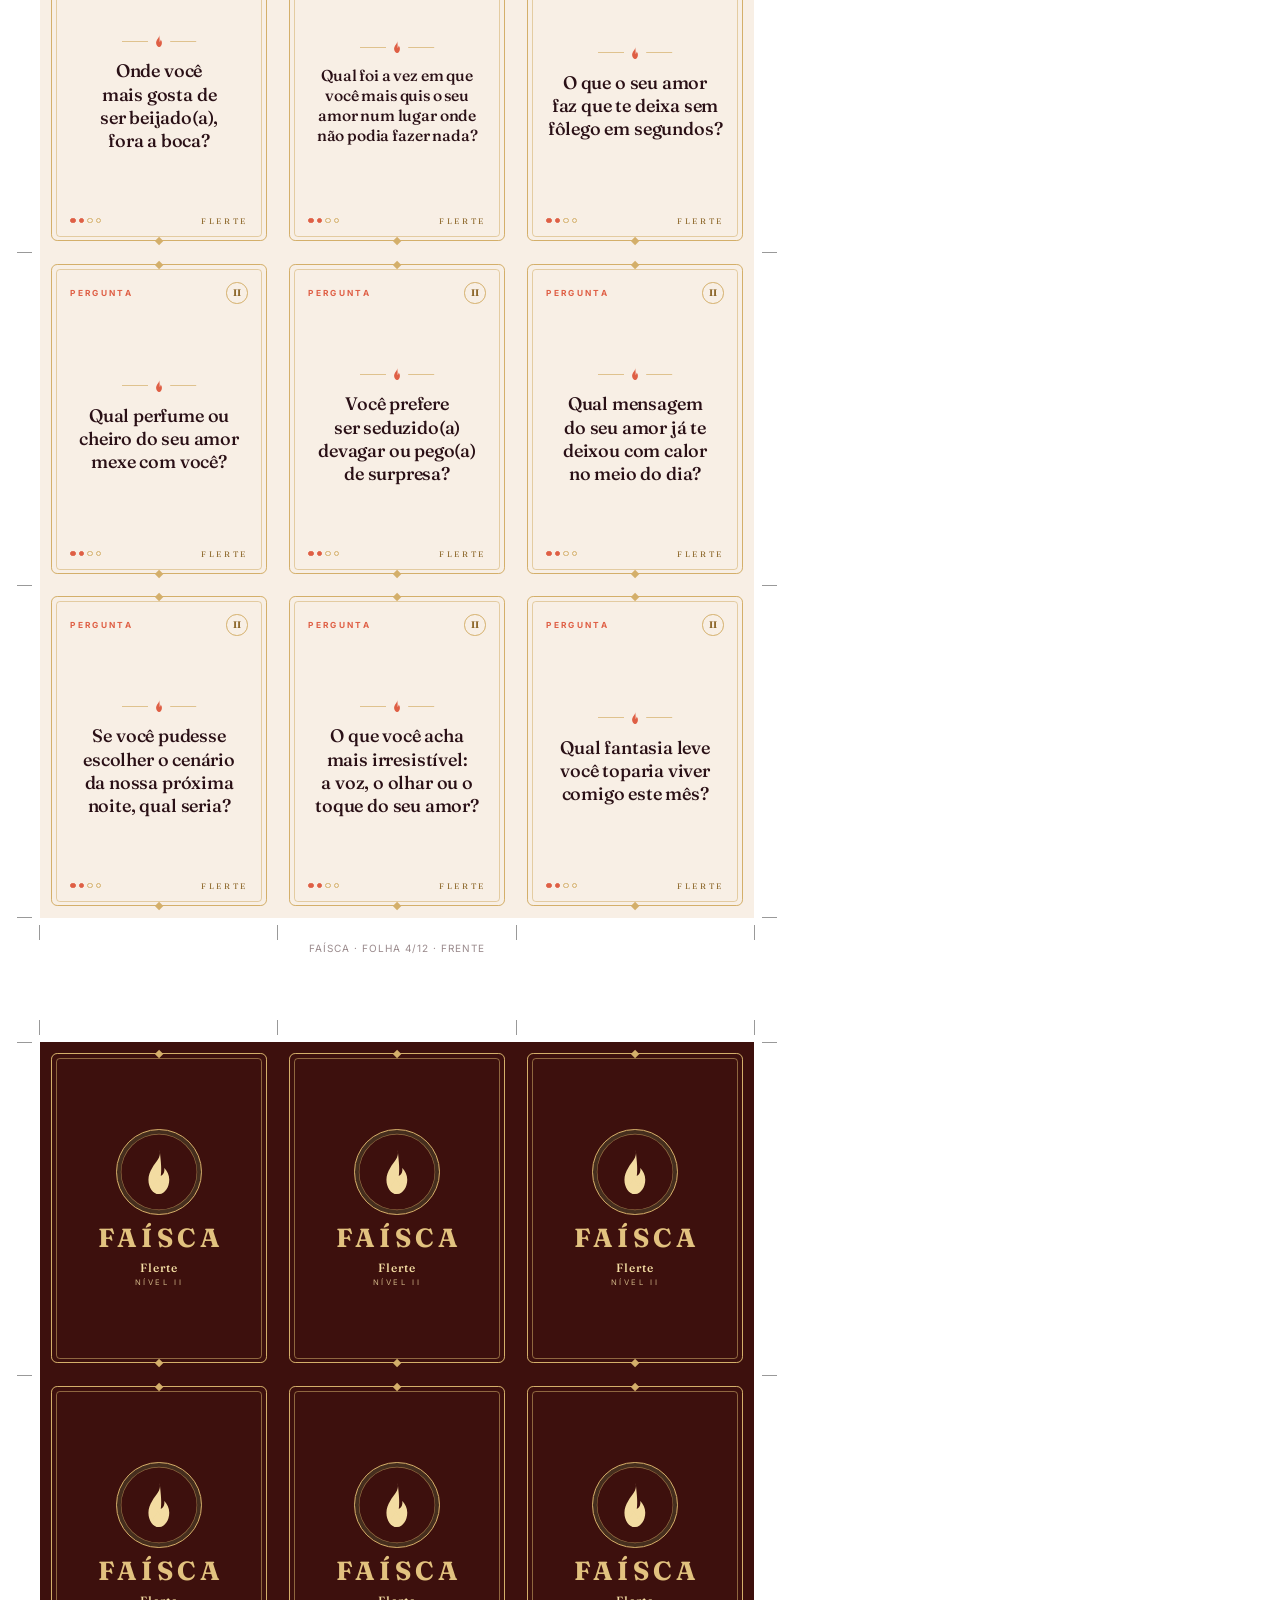
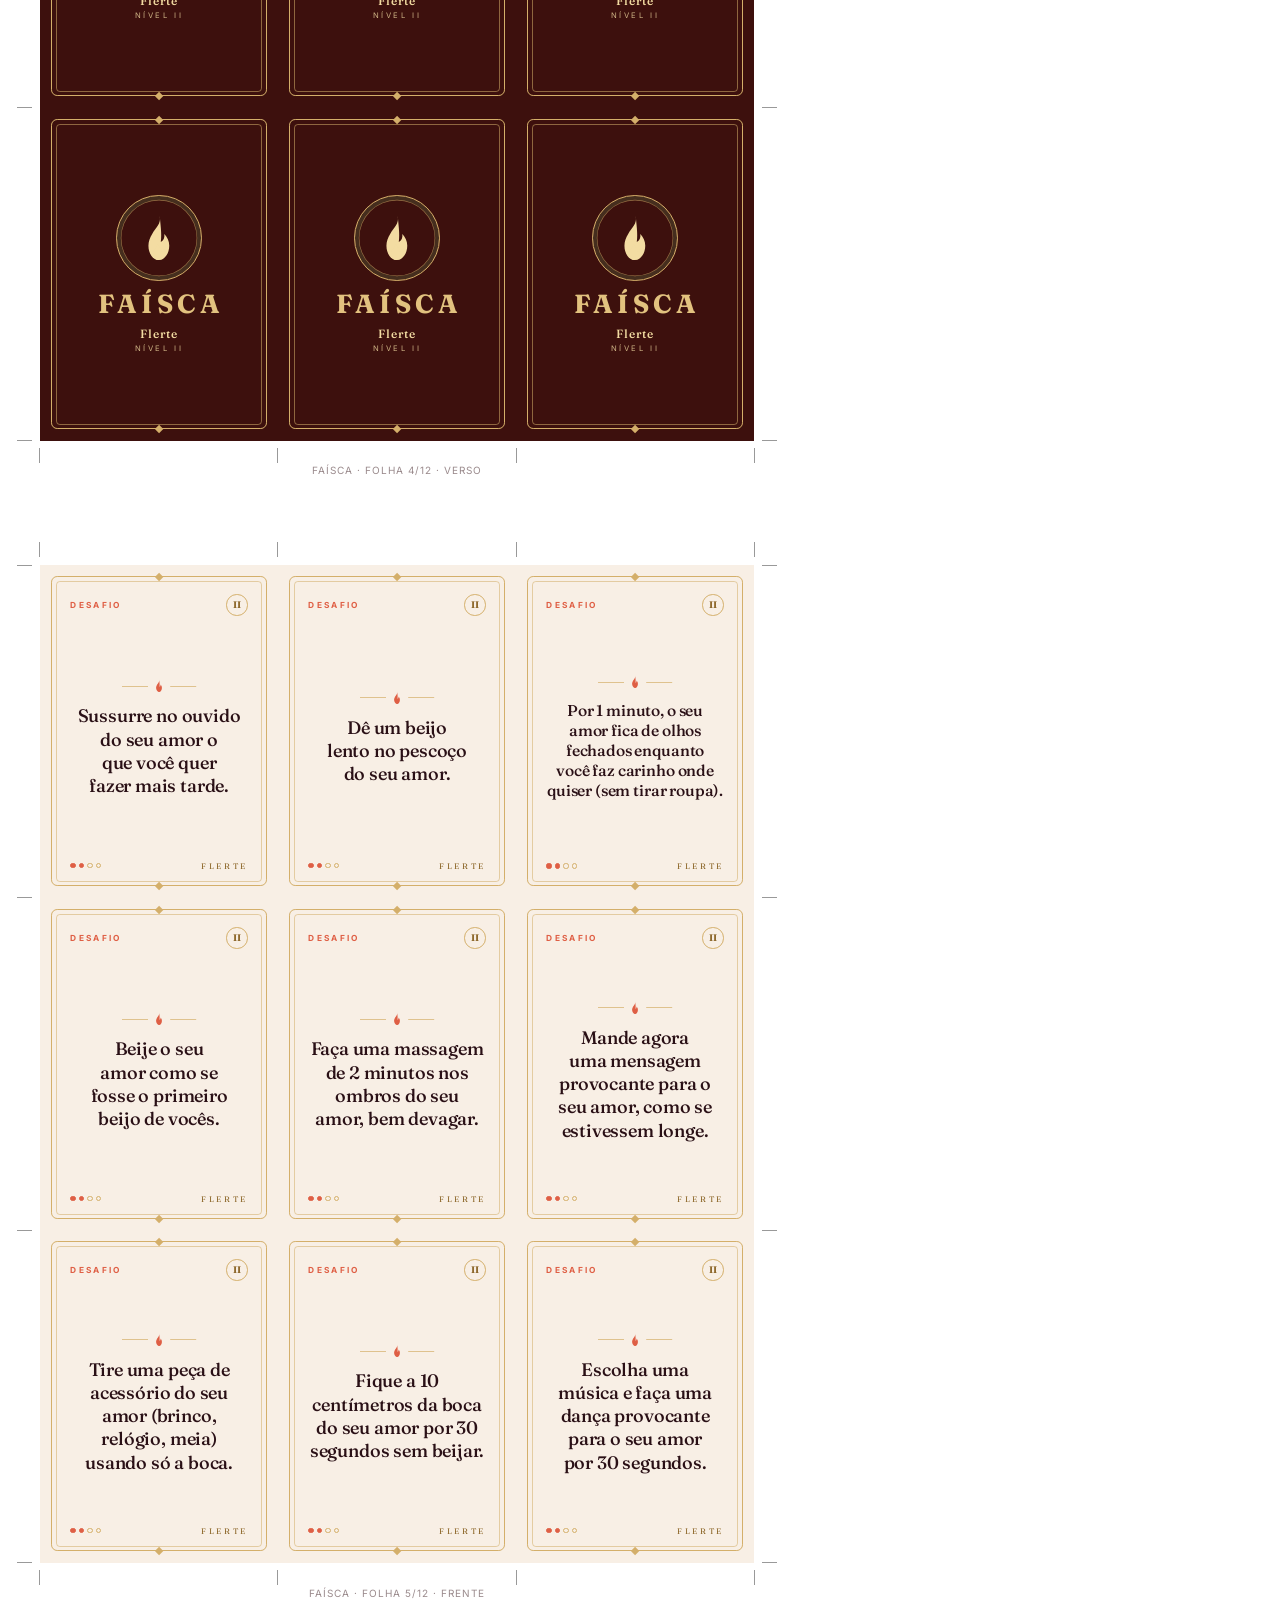
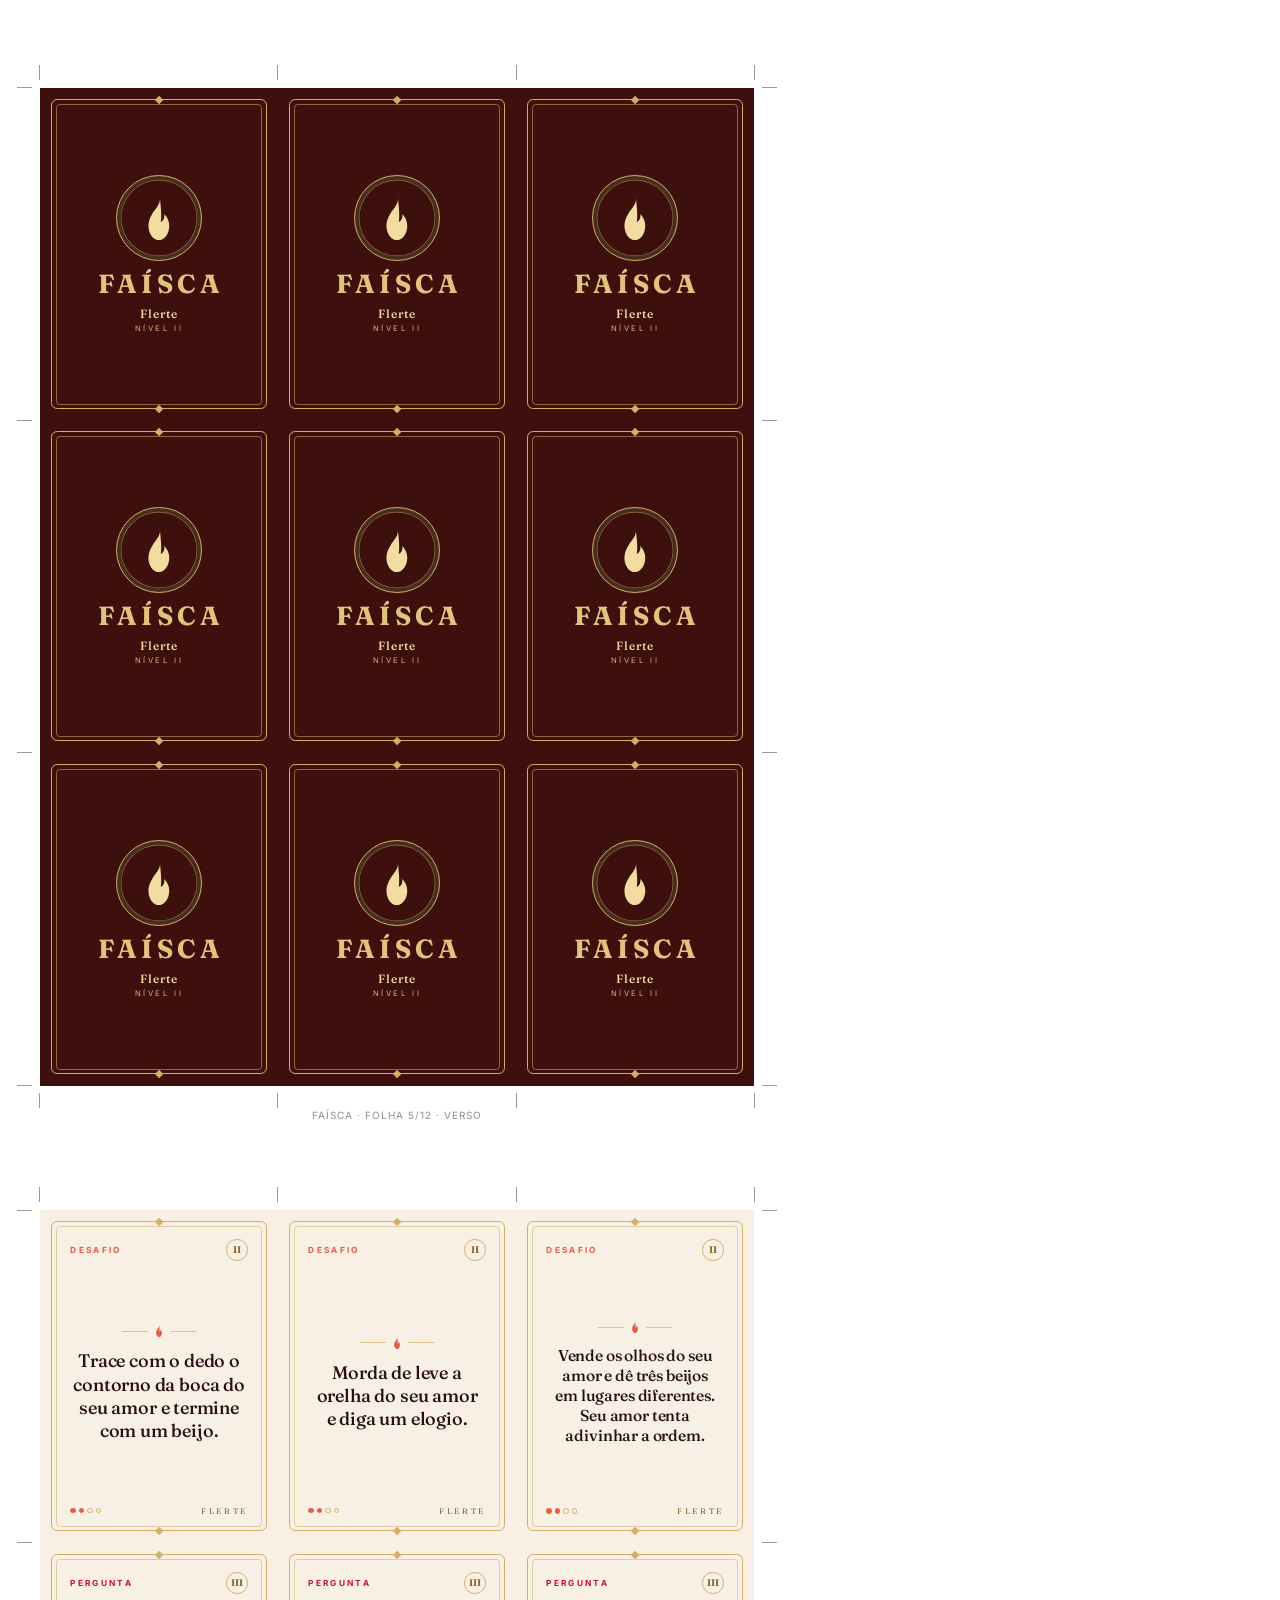
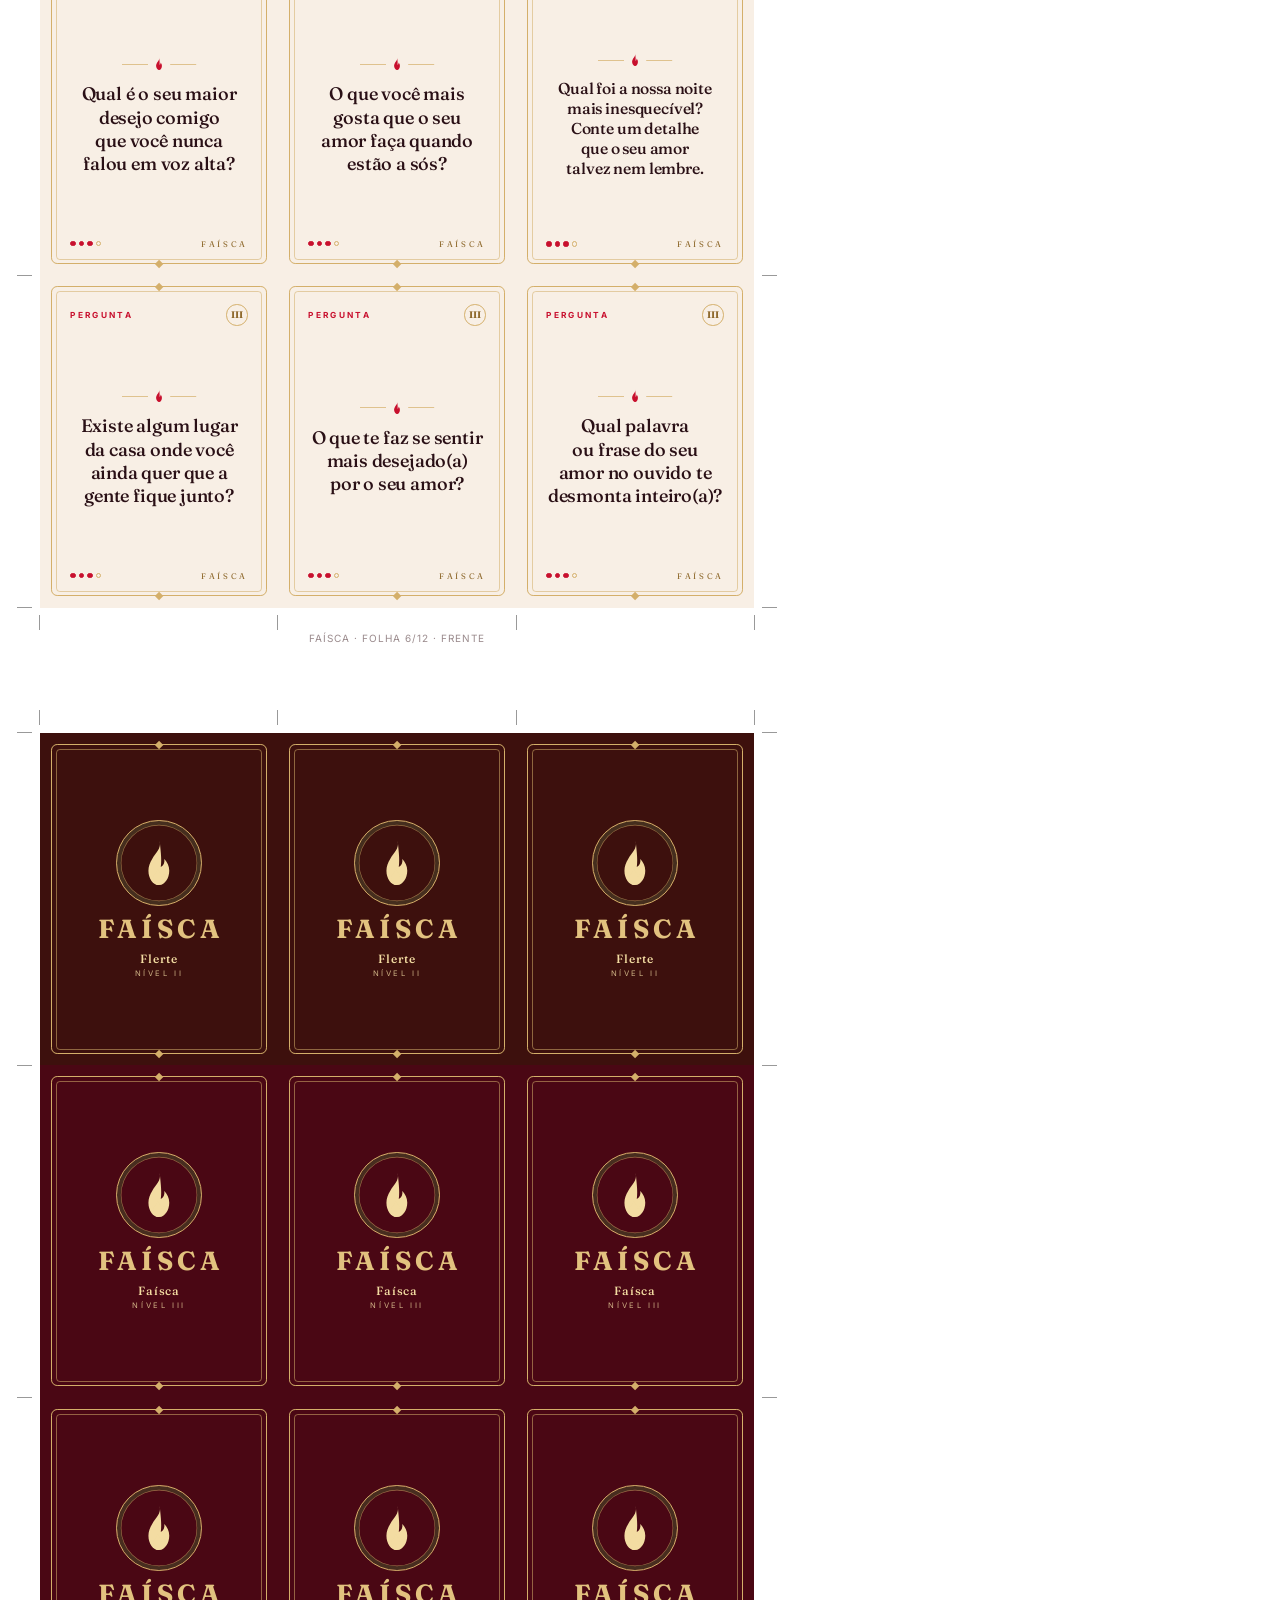
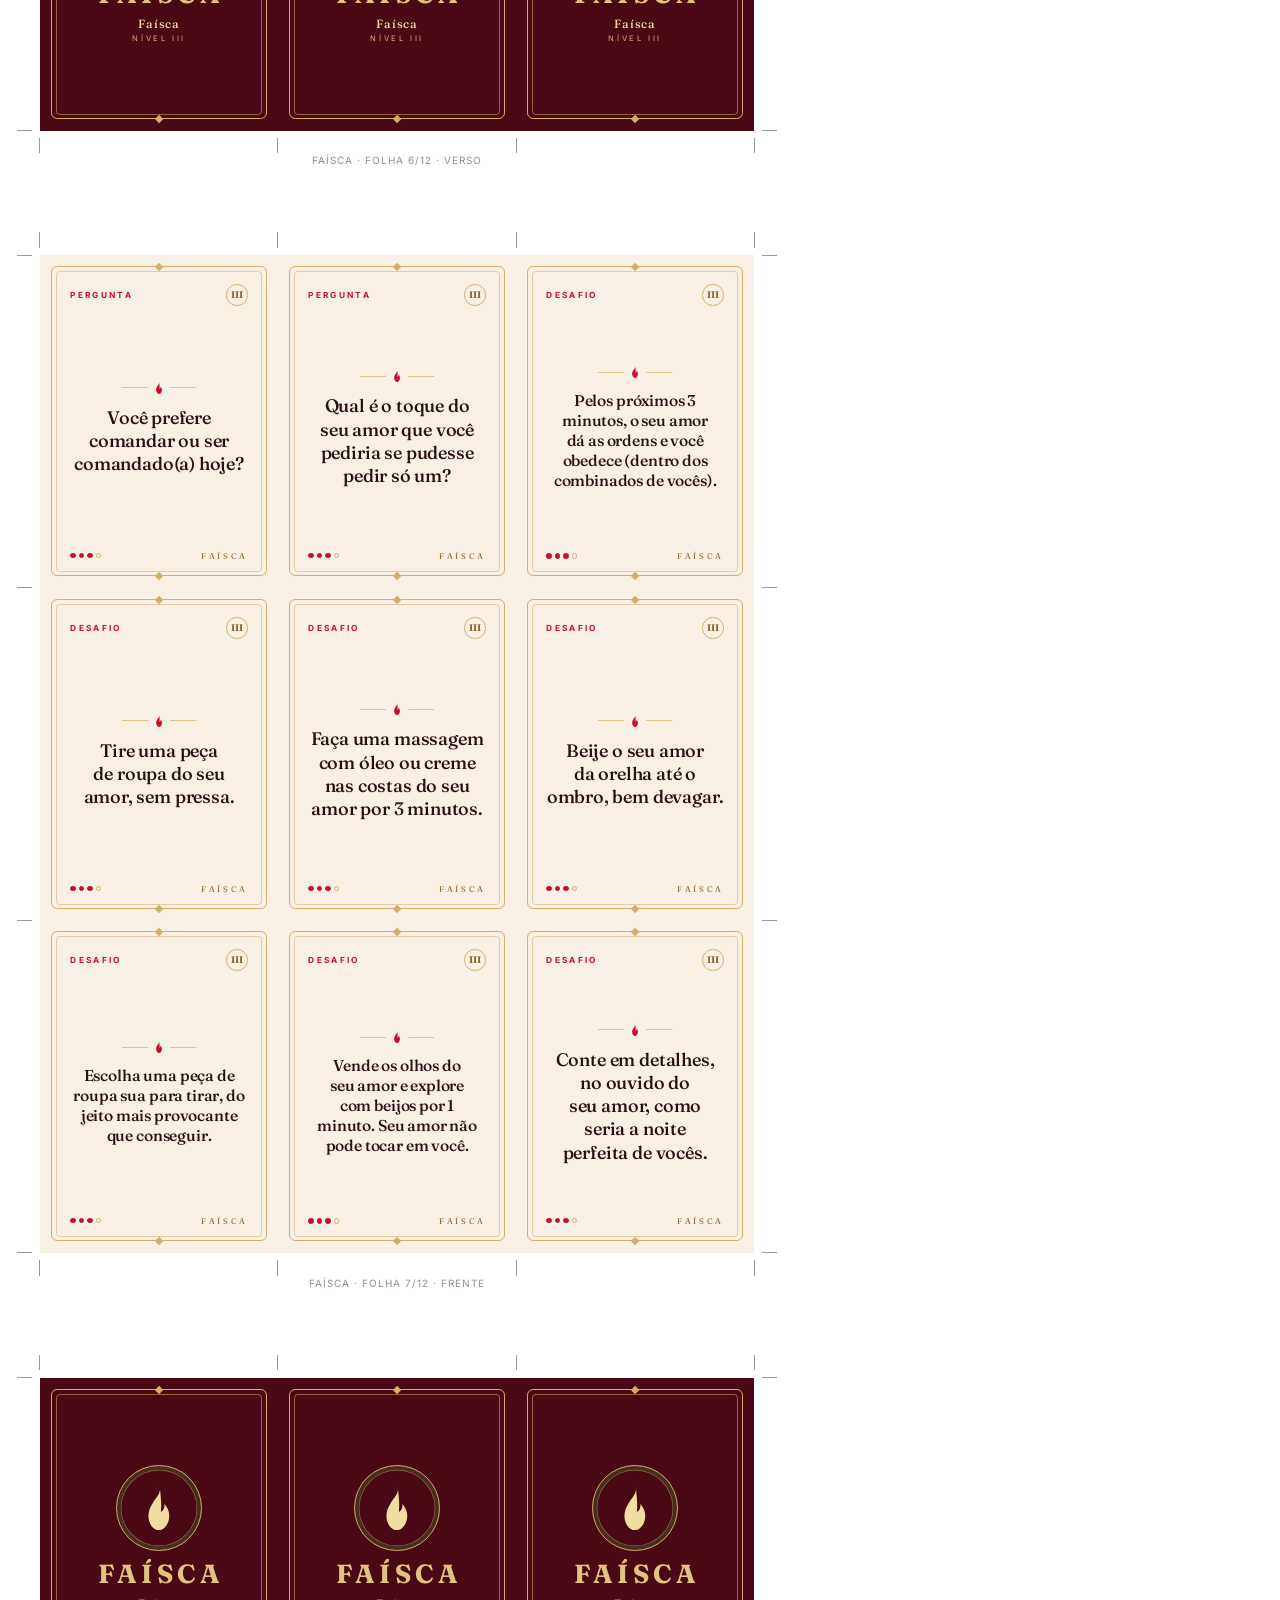
<file: faisca/print/cartas.html>
<!doctype html>
<html lang="pt-BR">
<head>
<meta charset="utf-8">
<title>Faísca · Cartas para imprimir</title>
<link href="https://fonts.googleapis.com/css2?family=Fraunces:ital,wght@0,500;0,700;1,500&family=Inter:wght@400;600;700&display=swap" rel="stylesheet">
<link rel="stylesheet" href="../assets/carta.css">
<link rel="stylesheet" href="print.css">
<style>
  .folha{position:relative;display:grid;place-content:center}
  .grade{display:grid;grid-template-columns:repeat(3,63mm);grid-auto-rows:88mm;position:relative}
  .grade .fc-card{border-radius:0;width:63mm}
  .grade .fc-card .fc-frame{inset:4.8cqw}
  .grade .vazio{width:63mm;height:88mm}
  /* marcas de corte */
  .marcas{position:absolute;inset:-6mm;pointer-events:none}
  .marcas i{position:absolute;background:#999}
  .rodape-folha{position:absolute;bottom:7mm;left:0;right:0;text-align:center;font-size:7.5pt;color:#9a8a8c;letter-spacing:.1em}
</style>
</head>
<body>
<section class="folha capa">
  <div class="capa-in">
    <div class="capa-selo" id="selo"></div>
    <div class="kicker">Edição completa · 100 cartas</div>
    <h1>Faísca</h1>
    <p class="capa-sub">O jogo do casal, em versão para imprimir.</p>
    <div class="cols">
      <div>
        <h3>Como imprimir</h3>
        <ol>
          <li>Imprima em papel A4 mais grosso (180 g ou mais), colorido, em <b>tamanho real (100%)</b>.</li>
          <li>Use <b>frente e verso, virando pela borda longa</b>. As páginas já vêm na ordem: frente, verso, frente, verso…</li>
          <li>Corte seguindo as marquinhas nos cantos. Cada carta tem 6,3 × 8,8 cm, o tamanho de uma carta de baralho.</li>
          <li>Sem impressora frente e verso? Imprima tudo só de um lado e cole as folhas de frente e verso antes de cortar.</li>
        </ol>
      </div>
      <div>
        <h3>Como jogar</h3>
        <ol>
          <li>Separem os quatro baralhos pela cor do verso: <b>Conexão</b>, <b>Flerte</b>, <b>Faísca</b> e <b>Proibido</b>.</li>
          <li>Comecem pelo nível que combina com a noite. Embaralhem e coloquem o monte virado para baixo.</li>
          <li>Na sua vez, compre uma carta e leia em voz alta. <b>Pergunta</b>: responda com sinceridade. <b>Desafio</b>: cumpra para o seu amor.</li>
          <li>Cada pessoa pode pular 3 cartas por partida, sem dar explicação.</li>
          <li>Acabou o monte? Subam de nível, se os dois quiserem. O baralho <b>Proibido</b> só entra na mesa quando os dois toparem.</li>
        </ol>
      </div>
    </div>
    <p class="combinado">Antes de começar, combinem os limites de vocês. O jogo só funciona quando os dois estão à vontade. Para maiores de 18 anos.</p>
  </div>
</section>
<div id="folhas"></div>

<script src="../cartas.js"></script>
<script src="../assets/carta.js"></script>
<script>
const C = FaiscaCarta, N = FAISCA_NIVEIS;
document.getElementById("selo").innerHTML = C.FLAME;

const cartas = [];
N.forEach((n, nivel) => {
  n.perguntas.forEach(t => cartas.push({ nivel, tipo: "pergunta", t, nome: n.nome }));
  n.desafios.forEach(t => cartas.push({ nivel, tipo: "desafio", t, nome: n.nome }));
});

function marcas() {
  // marcas de corte em volta da grade de 3x3 (189 x 264 mm)
  const xs = [0, 63, 126, 189], ys = [0, 88, 176, 264];
  let h = "";
  xs.forEach(x => { h += `<i style="left:${x + 6 - .1}mm;top:0;width:.2mm;height:4mm"></i><i style="left:${x + 6 - .1}mm;bottom:0;width:.2mm;height:4mm"></i>`; });
  ys.forEach(y => { h += `<i style="top:${y + 6 - .1}mm;left:0;height:.2mm;width:4mm"></i><i style="top:${y + 6 - .1}mm;right:0;height:.2mm;width:4mm"></i>`; });
  return `<div class="marcas">${h}</div>`;
}

let html = "";
for (let p = 0; p < cartas.length; p += 9) {
  const lote = cartas.slice(p, p + 9);
  const pag = p / 9 + 1, total = Math.ceil(cartas.length / 9);
  // frente
  let f = "";
  for (let i = 0; i < 9; i++) {
    const c = lote[i];
    f += c ? C.frente({ tipo: c.tipo, nivel: c.nivel, nome: c.nome, txt: C.texto(c.t) }) : '<div class="vazio"></div>';
  }
  // verso espelhado na horizontal (para frente e verso pela borda longa)
  let v = "";
  for (let r = 0; r < 3; r++) for (let col = 2; col >= 0; col--) {
    const c = lote[r * 3 + col];
    v += c ? C.verso({ nivel: c.nivel, nome: c.nome }) : '<div class="vazio"></div>';
  }
  html += `<section class="folha"><div class="grade">${f}${marcas()}</div><div class="rodape-folha">FAÍSCA · FOLHA ${pag}/${total} · FRENTE</div></section>`;
  html += `<section class="folha"><div class="grade">${v}${marcas()}</div><div class="rodape-folha">FAÍSCA · FOLHA ${pag}/${total} · VERSO</div></section>`;
}
document.getElementById("folhas").innerHTML = html;
</script>
</body>
</html>
</file>
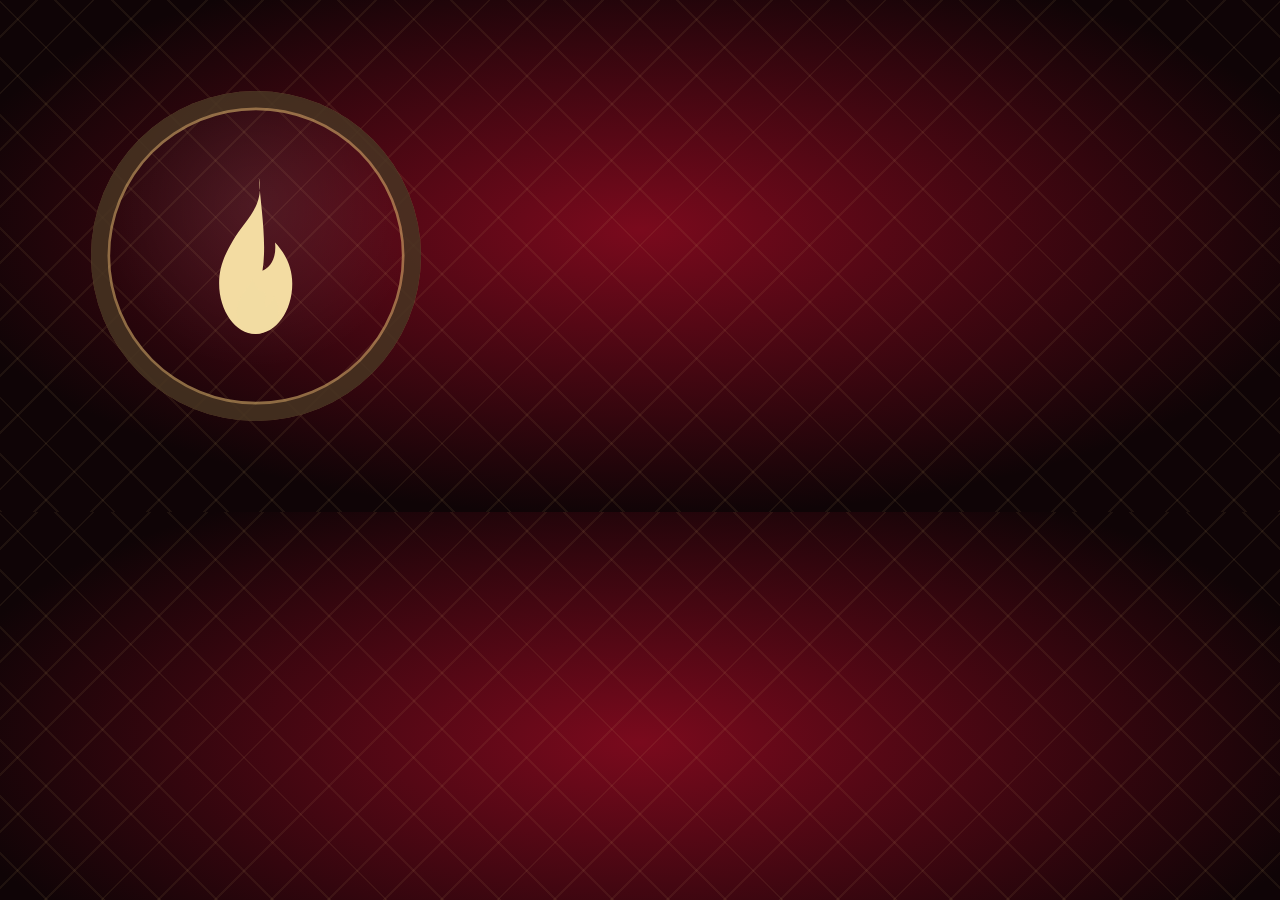
<file: faisca/tools/icone.html>
<!doctype html><html><head><meta charset="utf-8"><link rel="stylesheet" href="../assets/carta.css">
<style>html,body{margin:0}body{width:512px;height:512px;display:grid;place-items:center;
background:repeating-linear-gradient(45deg,rgba(212,175,106,.08) 0 2px,transparent 2px 40px),repeating-linear-gradient(-45deg,rgba(212,175,106,.08) 0 2px,transparent 2px 40px),radial-gradient(70% 70% at 50% 45%,#7a0a1d 0%,#0f0406 80%)}
.box{width:var(--s);container-type:inline-size}.fc-seal{width:100cqw;height:100cqw;border-width:1.4cqw;box-shadow:inset 0 0 0 5cqw rgba(15,4,6,.6),inset 0 0 0 5.8cqw rgba(212,175,106,.6)}
.fc-seal .fc-flame{width:38cqw}.fc-flame path{fill:#f3dca2}</style></head>
<body><div class="box"><div class="fc-seal" id="s"></div></div>
<script src="../assets/carta.js"></script><script>document.getElementById('s').innerHTML=FaiscaCarta.FLAME;
document.querySelector('.box').style.setProperty('--s',(new URLSearchParams(location.search).get('s')||'330')+'px')</script></body></html>
</file>
<file: convites-aniversario/styles.css>
:root {
  --bg: #fffaf5;
  --surface: #ffffff;
  --surface-2: #fff1e6;
  --text: #2a1f2d;
  --muted: #6f6273;
  --line: #f0e3d8;
  --primary: #ff5a7a;
  --primary-dark: #e23d5e;
  --accent: #7c5cff;
  --ok: #19a974;
  --radius: 18px;
  --shadow: 0 10px 30px rgba(60, 20, 50, .08);
  --shadow-lg: 0 24px 60px rgba(60, 20, 50, .16);
}
@media (prefers-color-scheme: dark) {
  :root:not([data-theme="light"]) {
    --bg: #17121a; --surface: #211a25; --surface-2: #2a2130; --text: #f6eef7;
    --muted: #b3a6b8; --line: #3a2f40; --shadow: 0 10px 30px rgba(0,0,0,.35); --shadow-lg: 0 24px 60px rgba(0,0,0,.5);
  }
}
:root[data-theme="dark"] {
  --bg: #17121a; --surface: #211a25; --surface-2: #2a2130; --text: #f6eef7;
  --muted: #b3a6b8; --line: #3a2f40; --shadow: 0 10px 30px rgba(0,0,0,.35); --shadow-lg: 0 24px 60px rgba(0,0,0,.5);
}

* { box-sizing: border-box; }
html { scroll-behavior: smooth; }
body {
  margin: 0; background: var(--bg); color: var(--text);
  font-family: Inter, system-ui, sans-serif; line-height: 1.55; -webkit-font-smoothing: antialiased;
}
img { max-width: 100%; }
a { color: inherit; }
h1, h2, h3 { font-family: Fredoka, Inter, sans-serif; line-height: 1.15; margin: 0 0 .5em; }
h1 { font-size: clamp(2.2rem, 5vw, 3.6rem); }
h2 { font-size: clamp(1.7rem, 3.5vw, 2.4rem); }
p { margin: 0 0 1em; }
.muted { color: var(--muted); }
.small { font-size: .85rem; }
.center { text-align: center; }
.container { width: min(1140px, 100% - 32px); margin-inline: auto; }
section { padding: 72px 0; }

/* Buttons */
.btn {
  display: inline-flex; align-items: center; justify-content: center; gap: .5em;
  border: 2px solid transparent; border-radius: 999px; padding: .85em 1.5em;
  font: 600 1rem Inter, sans-serif; cursor: pointer; text-decoration: none;
  transition: transform .15s, background .15s, box-shadow .15s;
  background: var(--surface); color: var(--text); border-color: var(--line);
}
.btn:hover { transform: translateY(-1px); }
.btn:focus-visible, input:focus-visible, select:focus-visible, textarea:focus-visible { outline: 3px solid var(--accent); outline-offset: 2px; }
.btn-primary { background: var(--primary); color: #fff; border-color: var(--primary); box-shadow: 0 8px 20px rgba(255, 90, 122, .3); }
.btn-primary:hover { background: var(--primary-dark); }
.btn-ghost { background: transparent; }
.btn-sm { padding: .55em 1.1em; font-size: .9rem; }
.btn-block { width: 100%; }
.btn[disabled] { opacity: .6; cursor: not-allowed; transform: none; }

/* Topbar */
.topbar {
  position: sticky; top: 0; z-index: 50; display: flex; align-items: center; justify-content: space-between;
  gap: 16px; padding: 12px max(16px, calc((100% - 1140px) / 2));
  background: color-mix(in srgb, var(--bg) 85%, transparent); backdrop-filter: blur(10px);
  border-bottom: 1px solid var(--line);
}
.brand { font: 700 1.35rem Fredoka, sans-serif; text-decoration: none; display: inline-flex; align-items: center; gap: .35em; }
.brand-mark { display: inline-grid; place-items: center; width: 36px; height: 36px; border-radius: 12px; background: var(--surface-2); }
.nav { display: flex; align-items: center; gap: 20px; }
.nav a:not(.btn) { text-decoration: none; color: var(--muted); font-weight: 500; }
.nav a:not(.btn):hover { color: var(--text); }
@media (max-width: 720px) {
  .nav a:not(.btn) { display: none; }
}

/* Hero */
.hero { padding: 56px 0 40px; overflow: hidden; }
.hero-grid { display: grid; grid-template-columns: 1.1fr 1fr; gap: 40px; align-items: center; }
.eyebrow { display: inline-block; background: var(--surface-2); color: var(--primary-dark); font-weight: 600; font-size: .85rem; padding: .35em .9em; border-radius: 999px; margin-bottom: 16px; }
.hero .lead { font-size: 1.15rem; color: var(--muted); max-width: 34em; }
.hero-cta { display: flex; flex-wrap: wrap; gap: 12px; margin: 24px 0; }
.hero-points { display: flex; flex-wrap: wrap; gap: 8px 20px; padding: 0; margin: 0; list-style: none; color: var(--muted); font-size: .95rem; }
.hero-points li::before { content: "✓ "; color: var(--ok); font-weight: 700; }
.hero-visual { position: relative; height: 480px; }
.hero-visual .card-wrap { position: absolute; width: 270px; transition: transform .3s; }
.hero-visual .card-wrap:nth-child(1) { left: 0; top: 40px; transform: rotate(-8deg); }
.hero-visual .card-wrap:nth-child(2) { left: 50%; top: 0; transform: translateX(-50%) rotate(2deg); z-index: 2; }
.hero-visual .card-wrap:nth-child(3) { right: 0; top: 60px; transform: rotate(9deg); }
@media (max-width: 900px) {
  .hero-grid { grid-template-columns: 1fr; }
  .hero-visual { height: 400px; }
  .hero-visual .card-wrap { width: 210px; }
}
@media (max-width: 520px) {
  .hero-visual { height: 330px; }
  .hero-visual .card-wrap { width: 165px; }
}

/* Steps */
.steps { display: grid; grid-template-columns: repeat(3, 1fr); gap: 20px; margin-top: 32px; }
.step { background: var(--surface); border: 1px solid var(--line); border-radius: var(--radius); padding: 28px; box-shadow: var(--shadow); }
.step-n { display: inline-grid; place-items: center; width: 44px; height: 44px; border-radius: 14px; background: var(--primary); color: #fff; font: 700 1.2rem Fredoka; margin-bottom: 12px; }
@media (max-width: 800px) { .steps { grid-template-columns: 1fr; } }

/* Features */
.features { display: grid; grid-template-columns: repeat(3, 1fr); gap: 16px; margin-top: 32px; }
.feature { padding: 22px; border-radius: var(--radius); background: var(--surface-2); }
.feature .ico { font-size: 1.8rem; }
.feature h3 { font-size: 1.15rem; margin: 8px 0 4px; }
.feature p { margin: 0; color: var(--muted); font-size: .95rem; }
@media (max-width: 800px) { .features { grid-template-columns: 1fr 1fr; } }
@media (max-width: 520px) { .features { grid-template-columns: 1fr; } }

/* Gallery */
.filters { display: flex; flex-wrap: wrap; gap: 8px; margin: 24px 0; }
.chip { text-decoration: none; border: 1.5px solid var(--line); background: var(--surface); color: var(--text); border-radius: 999px; padding: .45em 1em; font: 500 .9rem Inter; cursor: pointer; }
.chip.active { background: var(--text); color: var(--bg); border-color: var(--text); }
.gallery { display: grid; grid-template-columns: repeat(auto-fill, minmax(230px, 1fr)); gap: 24px; }
.tpl-item { background: var(--surface); border: 1px solid var(--line); border-radius: var(--radius); padding: 14px; box-shadow: var(--shadow); display: flex; flex-direction: column; gap: 12px; }
.tpl-meta { display: flex; justify-content: space-between; align-items: center; gap: 8px; }
.tpl-meta strong { font-family: Fredoka; font-size: 1.1rem; }
.badge { font-size: .75rem; font-weight: 600; padding: .2em .7em; border-radius: 999px; background: var(--surface-2); color: var(--muted); white-space: nowrap; }
.badge-premium { background: #ffe7a3; color: #7a5300; }

/* Pricing */
.pricing { display: grid; grid-template-columns: repeat(3, 1fr); gap: 20px; margin-top: 32px; align-items: stretch; }
.plan { background: var(--surface); border: 2px solid var(--line); border-radius: 24px; padding: 28px; display: flex; flex-direction: column; position: relative; }
.plan.featured { border-color: var(--primary); box-shadow: var(--shadow-lg); }
.plan .tag { position: absolute; top: -13px; left: 50%; transform: translateX(-50%); background: var(--primary); color: #fff; font-size: .78rem; font-weight: 700; padding: .3em .9em; border-radius: 999px; white-space: nowrap; }
.plan h3 { font-size: 1.3rem; margin-bottom: 4px; }
.price { font: 700 2.4rem Fredoka; margin: 8px 0; }
.price small { font-size: 1rem; color: var(--muted); font-weight: 500; }
.plan ul { list-style: none; padding: 0; margin: 12px 0 24px; flex: 1; }
.plan li { padding: 6px 0; border-bottom: 1px dashed var(--line); font-size: .95rem; }
.plan li::before { content: "✓"; color: var(--ok); font-weight: 700; margin-right: 8px; }
.plan li.no { color: var(--muted); text-decoration: line-through; }
.plan li.no::before { content: "–"; color: var(--muted); }
@media (max-width: 900px) { .pricing { grid-template-columns: 1fr; max-width: 440px; margin-inline: auto; } }

/* FAQ */
.faq { max-width: 760px; margin: 32px auto 0; }
.faq details { background: var(--surface); border: 1px solid var(--line); border-radius: 14px; padding: 16px 20px; margin-bottom: 10px; }
.faq summary { cursor: pointer; font-weight: 600; }
.faq details p { margin: 10px 0 0; color: var(--muted); }

.cta-band { background: linear-gradient(135deg, var(--primary), var(--accent)); color: #fff; border-radius: 28px; padding: 48px 32px; text-align: center; }
.cta-band p { opacity: .9; }
.cta-band .btn { background: #fff; color: #2a1f2d; border-color: #fff; }

/* Footer */
.footer { border-top: 1px solid var(--line); padding: 32px 16px 20px; margin-top: 40px; }
.footer-inner { width: min(1140px, 100%); margin: 0 auto 16px; display: flex; justify-content: space-between; flex-wrap: wrap; gap: 20px; }
.footer-links { display: flex; gap: 20px; flex-wrap: wrap; }
.footer-links a { color: var(--muted); text-decoration: none; }

/* Editor */
.editor { display: grid; grid-template-columns: 420px 1fr; gap: 32px; padding: 32px 0 64px; align-items: start; }
.panel { background: var(--surface); border: 1px solid var(--line); border-radius: var(--radius); padding: 24px; box-shadow: var(--shadow); }
.panel h2 { font-size: 1.5rem; }
.field { display: flex; flex-direction: column; gap: 6px; margin-bottom: 14px; }
.field label { font-weight: 600; font-size: .9rem; }
.field .hint { font-size: .8rem; color: var(--muted); }
.row { display: grid; grid-template-columns: 1fr 1fr; gap: 12px; }
input, select, textarea {
  font: 400 1rem Inter, sans-serif; color: var(--text); background: var(--bg);
  border: 1.5px solid var(--line); border-radius: 12px; padding: .7em .85em; width: 100%;
}
textarea { resize: vertical; min-height: 80px; }
.tpl-picker { display: grid; grid-template-columns: repeat(4, 1fr); gap: 8px; margin-bottom: 18px; }
.tpl-swatch { aspect-ratio: 3/4; border-radius: 10px; box-shadow: inset 0 0 0 1px var(--line); border: 3px solid transparent; cursor: pointer; display: grid; place-items: center; font-size: 1.4rem; position: relative; padding: 0; }
.tpl-swatch.active { border-color: var(--text); }
.tpl-swatch .lock { position: absolute; top: 2px; right: 4px; font-size: .7rem; }
.preview-col { position: sticky; top: 84px; display: flex; flex-direction: column; align-items: center; gap: 16px; }
#preview { width: min(400px, 100%); }
.preview-col .card-wrap { width: 100%; }
.editor-actions { display: flex; gap: 10px; flex-wrap: wrap; justify-content: center; }
.section-title { font: 600 .8rem Inter; text-transform: uppercase; letter-spacing: .08em; color: var(--muted); margin: 18px 0 10px; }
@media (max-width: 960px) {
  .editor { grid-template-columns: 1fr; }
  .preview-col { position: static; order: -1; }
  #preview { width: min(320px, 100%); }
}

/* ===== Invitation card ===== */
.card-wrap { container-type: inline-size; }
.invite {
  position: relative; aspect-ratio: 3 / 4.4; border-radius: 20px; overflow: hidden;
  box-shadow: var(--shadow-lg); display: flex; flex-direction: column; align-items: center; justify-content: center;
  text-align: center; padding: 9cqw 8cqw; isolation: isolate;
}
.invite .deco { position: absolute; inset: 0; z-index: -1; pointer-events: none; }
.invite .pre { font-size: 4.2cqw; letter-spacing: .25em; text-transform: uppercase; font-weight: 600; opacity: .85; }
.invite .name { font-size: 13cqw; line-height: 1; margin: 3cqw 0 1cqw; word-break: break-word; }
.invite .age { font-size: 22cqw; line-height: 1; font-weight: 700; margin: 1cqw 0; }
.invite .age small { font-size: 5cqw; display: block; letter-spacing: .2em; font-weight: 600; text-transform: uppercase; }
.invite .msg { font-size: 4.4cqw; margin: 3cqw 0; max-width: 90%; line-height: 1.35; }
.invite .info { font-size: 4.4cqw; font-weight: 600; line-height: 1.4; margin-top: 2cqw; }
.invite .info .date { font-size: 5.6cqw; display: block; }
.invite .info .place { font-weight: 500; opacity: .9; display: block; margin-top: 1cqw; }
.invite .emoji { font-size: 12cqw; line-height: 1; }

/* Templates */
.t-safari { background: radial-gradient(circle at 50% 30%, #fff6dc, #f6d58e); color: #4a3418; font-family: Fredoka; }
.t-safari .age { color: #2f7d4a; }
.t-unicornio { background: linear-gradient(160deg, #ffd6f0, #d9ccff 55%, #c7f0ff); color: #5a2a6e; font-family: Fredoka; }
.t-unicornio .name { font-family: Pacifico; font-weight: 400; color: #c2368e; }
.t-neon { background: #120b25; color: #fff; font-family: Bungee, Fredoka; }
.t-neon .name { color: #ff4fd8; text-shadow: 0 0 2cqw #ff4fd8, 0 0 6cqw #ff4fd8; font-size: 11cqw; }
.t-neon .age { color: #4ff0ff; text-shadow: 0 0 2cqw #4ff0ff, 0 0 7cqw #4ff0ff; }
.t-neon .msg, .t-neon .info { font-family: Inter; }
.t-dourado { background: #111; color: #f3e3b5; font-family: "Playfair Display", serif; }
.t-dourado .name { font-style: italic; font-weight: 500; }
.t-dourado .age { background: linear-gradient(180deg, #fff1c1, #c99a2e); -webkit-background-clip: text; background-clip: text; color: transparent; }
.t-dourado .msg, .t-dourado .info { font-family: Inter; color: #e9dcb6; }
.t-futebol { background: linear-gradient(180deg, #2e9a4a, #1f7a37); color: #fff; font-family: Fredoka; }
.t-futebol .age { color: #ffe14d; text-shadow: 0 1cqw 0 rgba(0,0,0,.25); }
.t-floral { background: #fff8f3; color: #6b3b3b; font-family: "Playfair Display", serif; }
.t-floral .name { color: #c25b6e; font-style: italic; font-weight: 500; }
.t-floral .msg, .t-floral .info { font-family: Inter; }
.t-espaco { background: radial-gradient(circle at 30% 20%, #3b2a8a, #0b0a2a 70%); color: #fff; font-family: Fredoka; }
.t-espaco .age { color: #ffd34d; }
.t-confete { background: #fff; color: #2a1f2d; font-family: Fredoka; }
.t-confete .age { color: var(--primary); }

/* Guest page */
.guest { padding: 32px 0 64px; display: grid; grid-template-columns: minmax(0, 420px) minmax(0, 1fr); gap: 40px; align-items: start; }
.guest .card-wrap { width: 100%; }
.countdown { display: grid; grid-template-columns: repeat(4, 1fr); gap: 10px; margin: 8px 0 24px; }
.countdown div { background: var(--surface-2); border-radius: 14px; padding: 14px 6px; text-align: center; }
.countdown b { display: block; font: 700 1.8rem Fredoka; }
.countdown span { font-size: .78rem; color: var(--muted); text-transform: uppercase; letter-spacing: .06em; }
.quick-actions { display: grid; grid-template-columns: repeat(3, 1fr); gap: 10px; margin-bottom: 24px; }
.quick-actions .btn { flex-direction: column; border-radius: 16px; padding: 14px 8px; font-size: .85rem; gap: 4px; }
.quick-actions .btn span { font-size: 1.4rem; }
.radio-group { display: flex; gap: 8px; flex-wrap: wrap; }
.radio-group label { flex: 1; min-width: 110px; }
.radio-group input { position: absolute; opacity: 0; width: 1px; height: 1px; }
.radio-group span { display: block; text-align: center; border: 2px solid var(--line); border-radius: 12px; padding: .7em; cursor: pointer; font-weight: 600; }
.radio-group input:checked + span { border-color: var(--primary); background: color-mix(in srgb, var(--primary) 12%, transparent); }
.radio-group input:focus-visible + span { outline: 3px solid var(--accent); outline-offset: 2px; }
.success-box { text-align: center; padding: 24px; }
.success-box .big { font-size: 3rem; }
@media (max-width: 860px) {
  .guest { grid-template-columns: 1fr; }
  .guest .card-wrap { max-width: 360px; margin-inline: auto; }
}

/* Dashboard */
.dash { padding: 32px 0 64px; }
.dash-head { display: flex; justify-content: space-between; align-items: center; flex-wrap: wrap; gap: 12px; margin-bottom: 24px; }
.dash-list { display: grid; gap: 16px; }
.dash-item { display: grid; grid-template-columns: 90px 1fr auto; gap: 18px; align-items: center; background: var(--surface); border: 1px solid var(--line); border-radius: var(--radius); padding: 16px; box-shadow: var(--shadow); }
.dash-item .card-wrap { width: 90px; }
.dash-item .invite { border-radius: 10px; box-shadow: none; }
.dash-item h3 { margin: 0 0 4px; font-size: 1.2rem; }
.stats { display: flex; gap: 14px; flex-wrap: wrap; font-size: .9rem; margin-top: 6px; }
.stats b { font-family: Fredoka; font-size: 1.1rem; }
.dash-actions { display: flex; gap: 8px; flex-wrap: wrap; justify-content: flex-end; }
.empty { text-align: center; padding: 60px 20px; background: var(--surface); border: 2px dashed var(--line); border-radius: var(--radius); }
.empty .big { font-size: 3rem; }
table.guests { width: 100%; border-collapse: collapse; font-size: .92rem; }
table.guests th, table.guests td { text-align: left; padding: 8px 6px; border-bottom: 1px solid var(--line); }
table.guests th { color: var(--muted); font-weight: 600; font-size: .8rem; text-transform: uppercase; }
@media (max-width: 640px) {
  .dash-item { grid-template-columns: 70px 1fr; }
  .dash-item .card-wrap { width: 70px; }
  .dash-actions { grid-column: 1 / -1; justify-content: flex-start; }
}

/* Modal */
.modal { position: fixed; inset: 0; z-index: 100; display: grid; place-items: center; padding: 16px; }
.modal[hidden] { display: none; }
.modal-backdrop { position: absolute; inset: 0; background: rgba(20, 10, 25, .55); backdrop-filter: blur(3px); }
.modal-box { position: relative; background: var(--surface); color: var(--text); border-radius: 24px; width: min(560px, 100%); max-height: calc(100vh - 32px); overflow: auto; padding: 28px; box-shadow: var(--shadow-lg); }
.modal-x { position: absolute; top: 12px; right: 14px; background: none; border: 0; font-size: 1.8rem; line-height: 1; color: var(--muted); cursor: pointer; }
.plan-options { display: grid; gap: 10px; margin: 16px 0; }
.plan-opt { display: flex; align-items: center; gap: 12px; border: 2px solid var(--line); border-radius: 14px; padding: 14px; cursor: pointer; }
.plan-opt:has(input:checked) { border-color: var(--primary); background: color-mix(in srgb, var(--primary) 8%, transparent); }
.plan-opt input { width: auto; accent-color: var(--primary); }
.plan-opt .p-name { font-weight: 700; }
.plan-opt .p-desc { font-size: .85rem; color: var(--muted); }
.plan-opt .p-price { margin-left: auto; font: 700 1.15rem Fredoka; white-space: nowrap; }
.pay-tabs { display: flex; gap: 8px; margin: 12px 0; }
.pix-box { text-align: center; background: var(--surface-2); border-radius: 16px; padding: 20px; }
.pix-qr { width: 170px; height: 170px; margin: 0 auto 12px; background: #fff; padding: 10px; border-radius: 12px; }
.copy-row { display: flex; gap: 8px; }
.copy-row input { font-size: .85rem; }
.total-row { display: flex; justify-content: space-between; font-weight: 700; font-size: 1.1rem; padding: 12px 0; border-top: 1px solid var(--line); margin-top: 8px; }

/* Toast */
.toast { position: fixed; left: 50%; bottom: 24px; transform: translate(-50%, 200%); opacity: 0; visibility: hidden; background: var(--text); color: var(--bg); padding: 12px 20px; border-radius: 999px; font-weight: 600; z-index: 200; transition: transform .25s, opacity .25s, visibility .25s; max-width: calc(100% - 32px); text-align: center; }
.toast.show { transform: translate(-50%, 0); opacity: 1; visibility: visible; }

.page { padding: 40px 0 64px; max-width: 760px; }
.notice { background: var(--surface-2); border-radius: 14px; padding: 14px 18px; font-size: .9rem; color: var(--muted); }

.invite .wm { position: absolute; bottom: 2.5cqw; left: 0; right: 0; font: 600 3cqw Inter, sans-serif; opacity: .55; letter-spacing: .05em; }
body.guest-mode .nav a:not(.btn) { display: none; }
body.guest-mode .nav .btn::after { content: " também"; }

/* ===== Novos temas ===== */
.t-dino { background: radial-gradient(circle at 50% 35%, #eaf7d9, #a9d98a); color: #2f4a1c; font-family: Fredoka; }
.t-dino .age { color: #e0702a; }
.t-mar { background: linear-gradient(180deg, #bfefff, #4fb8e0 70%, #2b8fc4); color: #0b3d5c; font-family: Fredoka; }
.t-mar .age { color: #ff7a59; }
.t-mar .info, .t-mar .msg { color: #fff; text-shadow: 0 1px 2px rgba(0,0,0,.2); }
.t-borboletas { background: linear-gradient(160deg, #fff0f6, #ffe3ef 50%, #fff6d9); color: #7a3558; font-family: Fredoka; }
.t-borboletas .name { font-family: Pacifico; font-weight: 400; color: #d64f8f; }
.t-corrida { background: repeating-linear-gradient(45deg, #1b1b1b 0 6cqw, #262626 6cqw 12cqw); color: #fff; font-family: Bungee, Fredoka; }
.t-corrida .name { color: #ffdd2e; }
.t-corrida .age { color: #ff4d3d; }
.t-corrida .msg, .t-corrida .info { font-family: Inter; }
.t-castelo { background: linear-gradient(170deg, #fde7ff, #e9d6ff 55%, #fff1d6); color: #5b2a7a; font-family: "Playfair Display", serif; }
.t-castelo .name { font-style: italic; color: #a02ea8; }
.t-castelo .age { color: #c99a2e; font-family: Fredoka; }
.t-castelo .msg, .t-castelo .info { font-family: Inter; }
.t-heroi { background: radial-gradient(circle at 50% 40%, #3f7bff, #1638a8 70%); color: #fff; font-family: Bungee, Fredoka; }
.t-heroi .name { color: #ffd23f; text-shadow: .6cqw .6cqw 0 #d62828; }
.t-heroi .age { color: #fff; text-shadow: 1cqw 1cqw 0 #d62828; }
.t-heroi .msg, .t-heroi .info { font-family: Inter; }

/* ===== Convite animado ===== */
@keyframes c-float { 0%, 100% { transform: translateY(0) rotate(var(--r, 0deg)); } 50% { transform: translateY(-3cqw) rotate(calc(var(--r, 0deg) + 8deg)); } }
@keyframes c-fade-up { from { opacity: 0; transform: translateY(5cqw); } to { opacity: 1; transform: none; } }
@keyframes c-pop { 0% { opacity: 0; transform: scale(.3); } 70% { opacity: 1; transform: scale(1.12); } 100% { transform: scale(1); } }
@keyframes c-bounce { 0% { opacity: 0; transform: translateY(-15cqw); } 60% { opacity: 1; transform: translateY(2cqw); } 80% { transform: translateY(-1cqw); } 100% { transform: none; } }
@keyframes c-flicker { 0%, 18%, 22%, 25%, 53%, 57%, 100% { opacity: 1; } 20%, 24%, 55% { opacity: .35; } }
@keyframes c-shimmer { from { background-position: 0 -150%; } to { background-position: 0 150%; } }
@keyframes c-deco-in { from { opacity: 0; transform: scale(0) rotate(var(--r, 0deg)); } to { opacity: 1; } }
.invite.anim .deco span { animation: c-deco-in .6s backwards, c-float 3.6s ease-in-out .6s infinite; }
.invite.anim .pre { animation: c-fade-up .7s .15s backwards; }
.invite.anim .name { animation: c-pop .9s cubic-bezier(.2, 1.3, .4, 1) .45s backwards; }
.invite.anim .age { animation: c-bounce 1s .9s backwards; }
.invite.anim .msg { animation: c-fade-up .7s 1.4s backwards; }
.invite.anim .info { animation: c-fade-up .7s 1.7s backwards; }
.t-neon.anim .name { animation: c-pop .9s .45s backwards, c-flicker 3s 1.5s infinite; }
.t-dourado.anim .age { background: linear-gradient(180deg, #c99a2e 0%, #fff1c1 45%, #c99a2e 60%, #8a6416 100%); background-size: 100% 300%; -webkit-background-clip: text; background-clip: text; animation: c-bounce 1s .9s backwards, c-shimmer 3s 2s linear infinite; }
@media (prefers-reduced-motion: reduce) { .invite.anim *, .invite.anim .deco span { animation: none !important; } }

/* Envelope */
.envelope-screen { position: fixed; inset: 0; z-index: 90; display: flex; flex-direction: column; align-items: center; justify-content: center; gap: 18px; background: radial-gradient(circle at 50% 40%, #fff1e6, #ffd6e0); padding: 16px; text-align: center; transition: opacity .6s; }
.envelope-screen.gone { opacity: 0; pointer-events: none; }
.env-title { font: 700 clamp(1.5rem, 5vw, 2.2rem) Fredoka; color: #2a1f2d; margin: 0 0 clamp(60px, 14vw, 120px); }
.envelope-screen .muted { color: #6f6273; }
.envelope { position: relative; width: min(320px, 80vw); aspect-ratio: 3 / 2; border: 0; padding: 0; background: none; cursor: pointer; perspective: 800px; animation: env-wobble 2.4s ease-in-out infinite; }
@keyframes env-wobble { 0%, 100% { transform: rotate(0); } 10% { transform: rotate(-3deg); } 20% { transform: rotate(3deg); } 30% { transform: rotate(0); } }
.env-back { position: absolute; inset: 0; background: #e2405f; border-radius: 10px; }
.env-letter { position: absolute; left: 8%; right: 8%; top: 10%; height: 80%; background: #fff; border-radius: 6px; display: grid; place-items: center; font: 400 clamp(1.4rem, 6vw, 2rem) Pacifico; color: #e2405f; transition: transform .7s .35s cubic-bezier(.3, 1.3, .5, 1); }
.env-front { position: absolute; inset: 0; border-radius: 10px; background: linear-gradient(90deg, #ff5a7a, #ff6d8a); clip-path: polygon(0 0, 50% 55%, 100% 0, 100% 100%, 0 100%); z-index: 2; }
.env-flap { position: absolute; left: 0; right: 0; top: 0; height: 58%; background: #ff7d97; clip-path: polygon(0 0, 100% 0, 50% 100%); transform-origin: top; transition: transform .5s; z-index: 3; border-radius: 10px 10px 0 0; }
.env-seal { position: absolute; left: 50%; top: 52%; transform: translate(-50%, -50%); z-index: 4; font-size: 2.2rem; background: #fff; border-radius: 50%; width: 58px; height: 58px; display: grid; place-items: center; box-shadow: 0 4px 12px rgba(0,0,0,.15); transition: opacity .2s; }
.envelope-screen.opening .envelope { animation: none; }
.envelope-screen.opening .env-seal { opacity: 0; }
.envelope-screen.opening .env-flap { transform: rotateX(180deg); z-index: 0; }
.envelope-screen.opening .env-letter { transform: translateY(-60%); z-index: 1; }

/* Confete */
.confetti { position: fixed; inset: 0; pointer-events: none; z-index: 95; overflow: hidden; }
.confetti i { position: absolute; top: -20px; width: 9px; height: 14px; border-radius: 2px; animation: confetti-fall linear forwards; }
@keyframes confetti-fall { to { transform: translate(var(--x), 110vh) rotate(var(--rot)); } }

/* Vitrine na home */
.showcase { display: grid; grid-template-columns: 1.2fr 1fr; gap: 48px; align-items: center; }
.showcase.reverse { grid-template-columns: 1fr 1.2fr; }
.showcase-card .card-wrap { width: min(320px, 100%); margin-inline: auto; }
@media (max-width: 860px) {
  .showcase, .showcase.reverse { grid-template-columns: 1fr; }
  .showcase.reverse .showcase-card { order: 2; }
  .showcase-card .card-wrap { width: min(260px, 100%); }
}

/* Encomendas */
.thumbs { display: flex; gap: 8px; flex-wrap: wrap; margin-top: 8px; }
.thumbs img { width: 84px; height: 84px; object-fit: cover; border-radius: 10px; border: 1px solid var(--line); }
.kpis { display: grid; grid-template-columns: repeat(auto-fit, minmax(150px, 1fr)); gap: 12px; margin-bottom: 8px; }
.kpi { background: var(--surface); border: 1px solid var(--line); border-radius: 14px; padding: 14px 16px; }
.kpi span { display: block; font-size: .8rem; color: var(--muted); }
.kpi b { font: 700 1.5rem Fredoka; }
.order { background: var(--surface); border: 1px solid var(--line); border-radius: var(--radius); box-shadow: var(--shadow); }
.order summary { cursor: pointer; padding: 16px 18px; display: flex; justify-content: space-between; gap: 12px; flex-wrap: wrap; align-items: center; }
.order-meta { display: flex; gap: 6px; flex-wrap: wrap; }
.order-body { display: grid; grid-template-columns: 1fr 220px; gap: 20px; padding: 0 18px 18px; border-top: 1px solid var(--line); padding-top: 16px; }
.order-body p { margin: 0 0 8px; font-size: .95rem; overflow-wrap: anywhere; }
.order-actions { display: flex; flex-direction: column; gap: 8px; }
.badge-late { background: #ffd9d9; color: #a11; }
@media (max-width: 700px) { .order-body { grid-template-columns: 1fr; } }

[hidden] { display: none !important; }

/* Foto do aniversariante */
.invite .photo { width: 30cqw; aspect-ratio: 1; border-radius: 50%; overflow: hidden; margin: 2.5cqw auto 0; border: 1.4cqw solid #fff; box-shadow: 0 1.5cqw 4cqw rgba(0,0,0,.18); flex-shrink: 0; }
.invite .photo img { width: 100%; height: 100%; object-fit: cover; display: block; }
.invite.has-photo { padding-top: 7cqw; padding-bottom: 7cqw; }
.invite.has-photo .name { font-size: 11cqw; margin-top: 2cqw; }
.invite.has-photo .age { font-size: 15cqw; }
.invite.has-photo .msg { margin: 1.5cqw 0; font-size: 4cqw; }
.t-dourado .photo { border-color: #c99a2e; }
.t-neon .photo { border-color: #4ff0ff; box-shadow: 0 0 4cqw #4ff0ff; }
.invite.anim .photo { animation: c-pop .8s .3s backwards; }
.photo-row { display: flex; gap: 8px; align-items: center; }

/* Use a sua arte */
.t-arte { padding: 0; background: #f7f3ef; }
.t-arte .arte-img { width: 100%; height: 100%; object-fit: cover; display: block; }
.t-arte.anim .arte-img { animation: c-pop .9s .1s backwards; }
.arte-empty { position: absolute; inset: 4cqw; border: .6cqw dashed #c9bfb6; border-radius: 3cqw; display: flex; flex-direction: column; align-items: center; justify-content: center; gap: 2cqw; color: #8d8178; font-family: Fredoka; }
.arte-empty b { font-size: 10cqw; line-height: 1.05; font-weight: 500; }
.arte-empty span { font-size: 4cqw; }
.arte-empty .plus { font-size: 14cqw; font-weight: 300; line-height: 1; }
.t-arte .wm { color: #fff; text-shadow: 0 1px 3px rgba(0,0,0,.6); opacity: .85; }

/* Selo animado na galeria */
.tpl-item { position: relative; overflow: hidden; }
.ribbon { position: absolute; top: 22px; right: -38px; z-index: 3; transform: rotate(45deg); background: linear-gradient(90deg, var(--accent), var(--primary)); color: #fff; font: 700 .72rem Inter; letter-spacing: .04em; padding: 5px 44px; box-shadow: 0 4px 10px rgba(0,0,0,.15); }

/* Temas em alta (sem personagens licenciados) */
.t-fazendinha { background: linear-gradient(180deg, #cfe9ff 0 45%, #bfe39a 45% 100%); color: #6b3b1f; font-family: Fredoka; }
.t-fazendinha .name { color: #d64545; }
.t-fazendinha .age { color: #e88a1a; }
.t-pijama { background: repeating-linear-gradient(90deg, #ffe6f0 0 8cqw, #fff4f8 8cqw 16cqw); color: #8a4a6b; font-family: Fredoka; }
.t-pijama .name { font-family: Pacifico; font-weight: 400; color: #e0679a; }
.t-pijama .age { color: #9a7bff; }
.t-bruxinha { background: radial-gradient(circle at 50% 30%, #ffb466, #ff7a1a 55%, #5a2a6e); color: #2b1035; font-family: Fredoka; }
.t-bruxinha .name { color: #fff; text-shadow: 0 .8cqw 0 #5a2a6e; }
.t-bruxinha .age { color: #5a2a6e; }
.t-bruxinha .info, .t-bruxinha .msg { color: #fff; }
.t-boiadeira { background: linear-gradient(170deg, #ffe3ea, #f7c6d2 60%, #f3b3c4); color: #7a2e45; font-family: "Playfair Display", serif; }
.t-boiadeira .name { font-style: italic; color: #c2185b; }
.t-boiadeira .age { color: #a0522d; font-family: Fredoka; }
.t-boiadeira .msg, .t-boiadeira .info { font-family: Inter; }

/* ===== Modelos ilustrados (arte de fundo + texto posicionado) ===== */
.invite.ilu { padding: 0; aspect-ratio: 848 / 1264; background: #eee; display: block; }
.ilu-bg { position: absolute; inset: 0; width: 100%; height: 100%; object-fit: cover; z-index: -1; user-select: none; }
.ilu-zone { position: absolute; display: flex; flex-direction: column; align-items: center; justify-content: center; text-align: center; }
.ilu-head, .ilu-body { display: flex; flex-direction: column; align-items: center; width: 100%; }
.ilu .pre { letter-spacing: .06em; text-transform: none; }
.ilu .name { margin: 0; }
.ilu .age { font-weight: 400; margin: 0; }
.ilu .age b { font-weight: inherit; }
.ilu .msg { margin: 1.5cqw 0; }
.ilu .when { display: flex; align-items: center; justify-content: center; gap: 2.5cqw; margin-top: 1.5cqw; }
.ilu .when > span { display: flex; flex-direction: column; align-items: center; line-height: 1.05; }
.ilu .w-wd { text-transform: capitalize; }
.ilu .where { margin-top: 1.5cqw; }
.ilu .photo { margin: 1cqw auto 1.5cqw; }
.invite.ilu.anim .ilu-bg { animation: ilu-zoom 14s ease-in-out infinite alternate; transform-origin: 50% 60%; }
@keyframes ilu-zoom { from { transform: scale(1); } to { transform: scale(1.07); } }
.invite.ilu.anim .when, .invite.ilu.anim .where { animation: c-fade-up .7s 1.7s backwards; }

/* Fazendinha dos Sonhos — texto dentro da moldura creme */
.ilu-fazenda-sonhos .ilu-zone { top: 21%; bottom: 30%; left: 22%; right: 22%; color: #7a5236; font-family: Fredoka; }
.ilu-fazenda-sonhos .pre { font: 600 3.6cqw "Baloo 2", Fredoka; color: #b07a54; }
.ilu-fazenda-sonhos .name { font: 800 12.5cqw/1 "Baloo 2", Fredoka; color: #e2696b; letter-spacing: -.01em; margin-top: 1cqw; text-shadow: 0 .5cqw 0 #fff; }
.ilu-fazenda-sonhos .age { margin-top: 2cqw; background: #f6c9cf; color: #9a4a55; font: 700 4.4cqw "Baloo 2"; padding: .6cqw 4cqw; border-radius: 99px; }
.ilu-fazenda-sonhos .msg { font: 500 3.5cqw/1.3 Fredoka; color: #8a6a52; max-width: 95%; }
.ilu-fazenda-sonhos .when { font: 600 3.4cqw "Baloo 2"; color: #7a5236; }
.ilu-fazenda-sonhos .w-day { border-left: .4cqw solid #d9b99c; border-right: .4cqw solid #d9b99c; padding: 0 3cqw; }
.ilu-fazenda-sonhos .w-day b { font: 800 9cqw/1 "Baloo 2"; color: #6aa25a; }
.ilu-fazenda-sonhos .w-day small { font-size: 3.4cqw; text-transform: uppercase; letter-spacing: .1em; }
.ilu-fazenda-sonhos .where { font: 500 3.2cqw Fredoka; color: #8a6a52; }

/* Corrida no Deserto — nome na faixa metálica */
.ilu-corrida-deserto .ilu-zone { top: 11.6%; bottom: 33%; left: 8%; right: 8%; justify-content: flex-start; }
.ilu-corrida-deserto .ilu-head { height: 23%; justify-content: center; padding: 0 12%; }
.ilu-corrida-deserto .name { font: 400 11.5cqw/1 "Lilita One", Fredoka; color: #c1121f; text-transform: uppercase; letter-spacing: .02em; text-shadow: 0 .5cqw 0 #fff, 0 .9cqw 1.4cqw rgba(0,0,0,.35); }
.ilu-corrida-deserto .ilu-body { margin-top: 14%; color: #fff; text-shadow: 0 .5cqw 1.6cqw rgba(0,0,0,.75); }
.ilu-corrida-deserto .age { font: 400 7cqw/1 "Lilita One"; text-transform: uppercase; color: #fff; }
.ilu-corrida-deserto .age b { font-size: 15cqw; color: #ffd23f; display: block; -webkit-text-stroke: .5cqw #7a1d12; text-shadow: 0 1cqw 0 #7a1d12; }
.ilu-corrida-deserto .msg { font: 600 3.4cqw/1.3 Inter; max-width: 80%; }
.ilu-corrida-deserto .when { background: rgba(25, 12, 8, .72); border: .4cqw solid #ffd23f; border-radius: 3cqw; padding: 1.6cqw 4cqw; font: 400 3.6cqw "Lilita One"; text-transform: uppercase; text-shadow: none; }
.ilu-corrida-deserto .w-day b { font-size: 8cqw; color: #ffd23f; }
.ilu-corrida-deserto .w-day small { font-size: 3cqw; }
.ilu-corrida-deserto .w-day { border-left: .4cqw solid rgba(255,255,255,.5); border-right: .4cqw solid rgba(255,255,255,.5); padding: 0 3cqw; }
.ilu-corrida-deserto .where { font: 700 3.3cqw Inter; }
.ilu-corrida-deserto .photo { width: 22cqw; border-color: #ffd23f; }

/* Fundo do Mar Encantado — letra cursiva e datas em bolhas */
.ilu-mar-encantado .ilu-zone { top: 29%; bottom: 20%; left: 14%; right: 18%; color: #6a4f9a; }
.ilu-mar-encantado .pre { font: 600 3.4cqw "Dancing Script"; color: #8a6bbf; font-size: 4.6cqw; }
.ilu-mar-encantado .age { order: -1; background: linear-gradient(90deg, #f7b6d2, #f4a3c4); color: #fff; font: 700 3.6cqw "Baloo 2"; text-transform: uppercase; letter-spacing: .12em; padding: .4cqw 5cqw; border-radius: 1cqw; margin-bottom: 2cqw; box-shadow: 0 .6cqw 1.6cqw rgba(200, 90, 140, .25); }
.ilu-mar-encantado .ilu-head { order: 0; }
.ilu-mar-encantado .name { font: 700 15cqw/1.1 "Dancing Script", cursive; color: #a65fc9; text-shadow: 0 .4cqw 0 #fff; }
.ilu-mar-encantado .msg { font: 500 3.4cqw/1.3 Fredoka; color: #7d6a9e; font-style: italic; }
.ilu-mar-encantado .when { gap: 3cqw; }
.ilu-mar-encantado .when > span { width: 16cqw; height: 16cqw; border-radius: 50%; justify-content: center; background: radial-gradient(circle at 35% 30%, #fff, #e8f6ff 60%, #cfe6ff); box-shadow: inset 0 0 0 .4cqw rgba(140, 170, 230, .55), 0 .8cqw 2cqw rgba(110, 140, 200, .25); font: 600 3cqw "Baloo 2"; color: #6a7fb8; }
.ilu-mar-encantado .w-wd { font-size: 2.6cqw !important; }
.ilu-mar-encantado .w-day b { font: 800 6cqw/1 "Baloo 2"; color: #6a7fb8; }
.ilu-mar-encantado .w-day small { font-size: 2.8cqw; }
.ilu-mar-encantado .where { font: 600 3.2cqw Fredoka; color: #7d6a9e; }
.ilu-mar-encantado .photo { border-color: #d9c8f5; }
.invite.ilu-mar-encantado.anim .when > span { animation: c-pop .7s backwards, bubble 3.5s ease-in-out 2.4s infinite; }
.invite.ilu-mar-encantado.anim .when > span:nth-child(2) { animation-delay: 1.9s, 2.9s; }
.invite.ilu-mar-encantado.anim .when > span:nth-child(3) { animation-delay: 2.1s, 3.3s; }
@keyframes bubble { 0%, 100% { transform: translateY(0); } 50% { transform: translateY(-1.2cqw); } }

.badge-new { background: #dff5e8; color: #17784a; }
.tpl-swatch[style*="url("] { font-size: 0; }

/* ===================== Cenas 3D ===================== */
.invite.ilu .scene { position: absolute; inset: 0; z-index: -1; overflow: hidden; }
.scene .bg, .scene .bg-svg { position: absolute; inset: 0; width: 100%; height: 100%; }
.scene .c3d { position: absolute; height: auto; transform: rotate(var(--r)) scaleX(var(--sx)); filter: drop-shadow(0 1.2cqw 1.4cqw rgba(0,0,0,.18)); user-select: none; }
.scene .rays { background: repeating-conic-gradient(from 0deg at 50% 38%, #ffd23f 0 9deg, #ffb703 9deg 18deg); }
.scene .halftone { background-image: radial-gradient(rgba(214, 40, 40, .22) 22%, transparent 24%); background-size: 3.2cqw 3.2cqw; mask-image: linear-gradient(transparent 20%, #000 90%); -webkit-mask-image: linear-gradient(transparent 20%, #000 90%); }
.scene .field { position: absolute; left: -30%; right: -30%; bottom: 0; height: 40%; background: repeating-linear-gradient(90deg, #2f9e4f 0 10%, #3bb35d 10% 20%); transform: perspective(60cqw) rotateX(52deg); transform-origin: bottom; }
.scene .beam { position: absolute; top: -10%; width: 40%; height: 95%; background: linear-gradient(rgba(255,255,255,.55), rgba(255,255,255,0) 85%); clip-path: polygon(45% 0, 55% 0, 100% 100%, 0 100%); }
.scene .beam-l { left: -8%; transform: rotate(-24deg); transform-origin: top; }
.scene .beam-r { right: -8%; transform: rotate(24deg); transform-origin: top; }
.scene .spot { position: absolute; top: -5%; width: 46%; height: 110%; clip-path: polygon(46% 0, 54% 0, 100% 100%, 0 100%); mix-blend-mode: screen; opacity: .55; transform-origin: top; }
.scene .spot-1 { left: -10%; background: linear-gradient(#ff4fd8, transparent 80%); transform: rotate(-22deg); }
.scene .spot-2 { left: 27%; background: linear-gradient(#4ff0ff, transparent 80%); }
.scene .spot-3 { right: -10%; background: linear-gradient(#ffd23f, transparent 80%); transform: rotate(22deg); }
.scene .hang { position: absolute; left: 50%; top: 0; width: .4cqw; height: 4%; background: #bbb; }

/* Animações dos personagens (só nos convites animados) */
@keyframes p3-in { from { opacity: 0; transform: translateY(8cqw) rotate(var(--r)) scaleX(var(--sx)) scale(.6); } }
@keyframes p3-float { 0%, 100% { transform: translateY(0) rotate(var(--r)) scaleX(var(--sx)); } 50% { transform: translateY(-2cqw) rotate(calc(var(--r) + 3deg)) scaleX(var(--sx)); } }
@keyframes p3-bounce { 0%, 100% { transform: translateY(0) rotate(var(--r)) scaleX(var(--sx)); } 40% { transform: translateY(-4.5cqw) rotate(var(--r)) scaleX(var(--sx)); } 55% { transform: translateY(0) rotate(var(--r)) scaleX(var(--sx)) scaleY(.92); } }
@keyframes p3-sway { 0%, 100% { transform: rotate(calc(var(--r) - 4deg)) scaleX(var(--sx)); } 50% { transform: rotate(calc(var(--r) + 4deg)) scaleX(var(--sx)); } }
@keyframes p3-swing { 0%, 100% { transform: rotate(calc(var(--r) - 10deg)) scaleX(var(--sx)); } 50% { transform: rotate(calc(var(--r) + 10deg)) scaleX(var(--sx)); } }
@keyframes p3-spin { to { transform: rotate(calc(var(--r) + 360deg)) scaleX(var(--sx)); } }
@keyframes p3-twinkle { 0%, 100% { opacity: 1; transform: scale(1) rotate(var(--r)); } 50% { opacity: .35; transform: scale(.7) rotate(calc(var(--r) + 25deg)); } }
@keyframes p3-pulse { 0%, 100% { transform: scale(1) rotate(var(--r)) scaleX(var(--sx)); } 50% { transform: scale(1.05) rotate(var(--r)) scaleX(var(--sx)); } }
@keyframes p3-drift { 0%, 100% { transform: translateX(0) scaleX(var(--sx)); } 50% { transform: translateX(3cqw) scaleX(var(--sx)); } }
@keyframes p3-fly { 0%, 100% { transform: translate(0, 0) rotate(var(--r)) scaleX(var(--sx)); } 50% { transform: translate(1.5cqw, -3cqw) rotate(calc(var(--r) - 4deg)) scaleX(var(--sx)); } }
@keyframes p3-stomp { 0%, 100% { transform: translateY(0) rotate(var(--r)) scaleX(var(--sx)); } 10% { transform: translateY(-1.5cqw) rotate(calc(var(--r) - 3deg)) scaleX(var(--sx)); } 20% { transform: translateY(0) rotate(var(--r)) scaleX(var(--sx)); } }
@keyframes p3-wobble { 0%, 100% { transform: rotate(var(--r)); } 25% { transform: rotate(calc(var(--r) - 12deg)); } 75% { transform: rotate(calc(var(--r) + 12deg)); } }
@keyframes p3-flash { 0%, 100% { opacity: 1; } 45% { opacity: 1; } 50% { opacity: .2; } 55% { opacity: 1; } }
@keyframes p3-pop { 0%, 100% { transform: scale(1) rotate(var(--r)); } 50% { transform: scale(1.12) rotate(calc(var(--r) + 6deg)); } }
@keyframes tw { 0%, 100% { opacity: 1; } 50% { opacity: .55; } }
.invite.anim .scene .c3d { animation-name: p3-in, var(--loop); animation-duration: .7s, var(--dur, 3.4s); animation-timing-function: cubic-bezier(.2, 1.3, .4, 1), ease-in-out; animation-iteration-count: 1, infinite; animation-fill-mode: backwards, none; }
.scene .a-float { --loop: p3-float; } .scene .a-bounce { --loop: p3-bounce; --dur: 1.8s; } .scene .a-sway { --loop: p3-sway; --dur: 4s; }
.scene .a-swing { --loop: p3-swing; --dur: 2.6s; } .scene .a-spin { --loop: p3-spin; --dur: 14s; animation-timing-function: cubic-bezier(.2, 1.3, .4, 1), linear !important; }
.scene .a-twinkle { --loop: p3-twinkle; --dur: 2.2s; } .scene .a-pulse { --loop: p3-pulse; --dur: 3s; } .scene .a-drift { --loop: p3-drift; --dur: 6s; }
.scene .a-fly { --loop: p3-fly; --dur: 2.8s; } .scene .a-stomp { --loop: p3-stomp; --dur: 2.4s; } .scene .a-wobble { --loop: p3-wobble; --dur: 2s; }
.scene .a-flash { --loop: p3-flash; --dur: 2.5s; } .scene .a-pop { --loop: p3-pop; --dur: 1.6s; }
.invite.anim .scene .tw { animation: tw 2.6s ease-in-out infinite; }
@media (prefers-reduced-motion: reduce) { .invite.anim .scene * { animation: none !important; } }

/* Peças de texto reutilizáveis */
.ilu.skin .w-day b { display: block; }

/* ---- Safari ---- */
.ilu-safari .ilu-zone { top: 9%; bottom: 37%; left: 14%; right: 14%; }
.ilu-safari .pre { font: 800 3.8cqw "Baloo 2"; color: #7a4a1c; text-transform: uppercase; letter-spacing: .08em; }
.ilu-safari .name { margin-top: 1.5cqw; font: 400 12cqw/1 "Lilita One"; color: #ffe08a; background: linear-gradient(#b36b2c, #8a4c1c); padding: 2.4cqw 6cqw 2.8cqw; border-radius: 3cqw; border: .8cqw solid #5e3210; box-shadow: 0 1.4cqw 0 #5e3210, 0 2.6cqw 3cqw rgba(0,0,0,.25); text-shadow: 0 .6cqw 0 #5e3210; transform: rotate(-2deg); }
.ilu-safari .age { margin-top: 3.6cqw; width: 21cqw; height: 21cqw; border-radius: 50%; display: flex; flex-direction: column; align-items: center; justify-content: center; background: #2f8f4e; color: #fff; font: 700 3cqw "Baloo 2"; text-transform: uppercase; border: .8cqw solid #fff; box-shadow: 0 1cqw 2cqw rgba(0,0,0,.2); line-height: 1; }
.ilu-safari .age b { font: 400 10cqw/1 "Lilita One"; }
.ilu-safari .msg { font: 600 3.4cqw/1.3 "Baloo 2"; color: #6b3f14; }
.ilu-safari .when { font: 800 3.4cqw "Baloo 2"; color: #6b3f14; text-transform: uppercase; }
.ilu-safari .w-day { padding: 0 3cqw; border-left: .5cqw solid #b07a3a; border-right: .5cqw solid #b07a3a; }
.ilu-safari .w-day b { font: 400 8cqw/1 "Lilita One"; color: #2f8f4e; }
.ilu-safari .where { font: 700 3.2cqw "Baloo 2"; color: #6b3f14; }

/* ---- Unicórnio ---- */
.ilu-unicornio .ilu-zone { top: 17%; bottom: 40%; left: 8%; right: 8%; }
.ilu-unicornio .pre { font: 800 3.6cqw "Baloo 2"; color: #8a3f86; text-transform: uppercase; letter-spacing: .12em; }
.ilu-unicornio .name { font: 400 16cqw/1.15 Pacifico; color: #fff; text-shadow: 0 0 0 #e05aa8, .5cqw .5cqw 0 #e05aa8, -.5cqw -.5cqw 0 #e05aa8, .5cqw -.5cqw 0 #e05aa8, -.5cqw .5cqw 0 #e05aa8, 0 1.4cqw 0 #b44589, 0 2.2cqw 3cqw rgba(180, 69, 137, .4); }
.ilu-unicornio .age { margin-top: 1cqw; font: 800 3.8cqw "Baloo 2"; color: #fff; background: linear-gradient(90deg, #ff8cc6, #b48cff); padding: .6cqw 5cqw; border-radius: 99px; text-transform: uppercase; letter-spacing: .1em; box-shadow: 0 1cqw 2cqw rgba(180, 69, 137, .3); }
.ilu-unicornio .msg { font: 600 3.4cqw/1.3 "Baloo 2"; color: #7a3f86; }
.ilu-unicornio .when { font: 800 3.2cqw "Baloo 2"; color: #7a3f86; background: rgba(255,255,255,.7); padding: 1.4cqw 4cqw; border-radius: 4cqw; }
.ilu-unicornio .w-day b { font: 800 7.5cqw/1 "Baloo 2"; color: #e05aa8; }
.ilu-unicornio .where { font: 700 3.2cqw "Baloo 2"; color: #7a3f86; }

/* ---- Futebol ---- */
.ilu-futebol .ilu-zone { top: 7%; bottom: 36%; left: 10%; right: 10%; color: #fff; }
.ilu-futebol .pre { font: 400 3.8cqw "Lilita One"; color: #ffd23f; text-transform: uppercase; letter-spacing: .12em; }
.ilu-futebol .name { font: 400 14cqw/1 "Lilita One"; text-transform: uppercase; color: #fff; -webkit-text-stroke: .5cqw #0b1f4d; text-shadow: 0 1.2cqw 0 #0b1f4d, 0 2cqw 3cqw rgba(0,0,0,.4); }
.ilu-futebol .age { margin-top: 1cqw; font: 400 4cqw "Lilita One"; text-transform: uppercase; color: #fff; display: flex; flex-direction: column; align-items: center; line-height: .9; }
.ilu-futebol .age b { font: 400 22cqw/1 Bungee; color: #ffd23f; -webkit-text-stroke: .6cqw #0b1f4d; text-shadow: 0 1.4cqw 0 #0b1f4d; }
.ilu-futebol .msg { font: 600 3.3cqw/1.3 Inter; color: #e3ecff; }
.ilu-futebol .when { background: #061230; border: .5cqw solid #ffd23f; border-radius: 2cqw; padding: 1.4cqw 3.4cqw; font: 400 3.3cqw "Lilita One"; text-transform: uppercase; box-shadow: 0 0 3cqw rgba(255, 210, 63, .35); }
.ilu-futebol .w-day { padding: 0 3cqw; border-left: .4cqw solid #ffd23f; border-right: .4cqw solid #ffd23f; }
.ilu-futebol .w-day b { font: 400 7cqw/1 Bungee; color: #ffd23f; }
.ilu-futebol .where { font: 700 3.2cqw Inter; color: #fff; }

/* ---- Dinossauros ---- */
.ilu-dino .ilu-zone { top: 10%; bottom: 42%; left: 14%; right: 14%; }
.ilu-dino .pre { font: 800 3.6cqw "Baloo 2"; color: #2f6b3a; text-transform: uppercase; letter-spacing: .08em; }
.ilu-dino .name { font: 400 15cqw/1 "Lilita One"; color: #ff8a3d; -webkit-text-stroke: .6cqw #2f5a1f; text-shadow: 0 1.2cqw 0 #2f5a1f, 0 2cqw 3cqw rgba(0,0,0,.25); text-transform: uppercase; }
.ilu-dino .age { margin-top: 1.6cqw; font: 400 4cqw "Lilita One"; color: #fff; background: #2f8f4e; border-radius: 3cqw; padding: .6cqw 4cqw 1cqw; text-transform: uppercase; box-shadow: 0 1cqw 0 #1f5e33; }
.ilu-dino .age b { font-size: 8cqw; }
.ilu-dino .msg { font: 700 3.4cqw/1.3 "Baloo 2"; color: #24502d; }
.ilu-dino .when { font: 800 3.4cqw "Baloo 2"; color: #24502d; text-transform: uppercase; }
.ilu-dino .w-day { padding: 0 3cqw; border-left: .5cqw solid #2f8f4e; border-right: .5cqw solid #2f8f4e; }
.ilu-dino .w-day b { font: 400 8cqw/1 "Lilita One"; color: #ff8a3d; }
.ilu-dino .where { font: 700 3.2cqw "Baloo 2"; color: #24502d; }

/* ---- Espaço ---- */
.ilu-espaco .ilu-zone { top: 19%; bottom: 40%; left: 10%; right: 10%; color: #fff; }
.ilu-espaco .pre { font: 400 3.6cqw "Lilita One"; color: #9fd7ff; text-transform: uppercase; letter-spacing: .14em; }
.ilu-espaco .name { font: 400 15cqw/1 "Lilita One"; text-transform: uppercase; color: #fff; text-shadow: 0 0 2cqw #4f8cff, 0 0 6cqw #4f8cff, 0 1cqw 0 #3a2a8a; }
.ilu-espaco .age { margin-top: 1cqw; font: 400 4cqw "Lilita One"; text-transform: uppercase; color: #ffd34d; letter-spacing: .1em; }
.ilu-espaco .age b { font-size: 12cqw; display: block; line-height: 1; text-shadow: 0 0 4cqw rgba(255, 211, 77, .7); }
.ilu-espaco .msg { font: 500 3.3cqw/1.3 Inter; color: #d8dcff; }
.ilu-espaco .when { font: 400 3.3cqw "Lilita One"; text-transform: uppercase; border: .4cqw solid rgba(159, 215, 255, .7); border-radius: 99px; padding: 1.2cqw 4cqw; background: rgba(11, 10, 42, .55); }
.ilu-espaco .w-day b { font-size: 6.5cqw; color: #ffd34d; }
.ilu-espaco .where { font: 600 3.2cqw Inter; color: #fff; }

/* ---- Reino Encantado ---- */
.ilu-castelo .ilu-zone { top: 17%; bottom: 45%; left: 8%; right: 8%; }
.ilu-castelo .pre { font: 600 4.4cqw "Dancing Script"; color: #b0477f; }
.ilu-castelo .name { font: 700 17cqw/1.1 "Dancing Script"; background: linear-gradient(180deg, #e0559e, #a92f7b); -webkit-background-clip: text; background-clip: text; color: transparent; filter: drop-shadow(0 .6cqw 0 #fff) drop-shadow(0 1.2cqw 1.6cqw rgba(169, 47, 123, .3)); padding: 0 2cqw; }
.ilu-castelo .age { font: 700 3.6cqw "Playfair Display"; color: #fff; background: linear-gradient(90deg, #e6b84a, #f7d774, #e6b84a); padding: .6cqw 5cqw; border-radius: 99px; text-transform: uppercase; letter-spacing: .14em; box-shadow: 0 1cqw 2cqw rgba(201, 154, 46, .35); text-shadow: 0 .3cqw 0 rgba(140, 90, 0, .4); }
.ilu-castelo .msg { font: italic 500 3.4cqw/1.3 "Playfair Display"; color: #8a3a6a; }
.ilu-castelo .when { font: 600 3.2cqw "Playfair Display"; color: #8a3a6a; }
.ilu-castelo .w-day { padding: 0 3cqw; border-left: .3cqw solid #e6b84a; border-right: .3cqw solid #e6b84a; }
.ilu-castelo .w-day b { font: 700 8cqw/1 "Playfair Display"; color: #c2368e; }
.ilu-castelo .where { font: 600 3.1cqw Inter; color: #8a3a6a; }

/* ---- Super-Heróis ---- */
.ilu-heroi .ilu-zone { top: 11%; bottom: 44%; left: 8%; right: 8%; }
.ilu-heroi .pre { font: 400 4.4cqw Bangers; color: #fff; background: #d62828; padding: .4cqw 3cqw; transform: rotate(-3deg); letter-spacing: .06em; box-shadow: .8cqw .8cqw 0 #1d2f6f; }
.ilu-heroi .name { margin-top: 2cqw; font: 400 19cqw/1 Bangers; letter-spacing: .03em; color: #ffd23f; -webkit-text-stroke: .7cqw #1d2f6f; text-shadow: 1.2cqw 1.2cqw 0 #d62828, 2cqw 2cqw 0 #1d2f6f; transform: rotate(-3deg); text-transform: uppercase; }
.ilu-heroi .age { margin-top: 1cqw; font: 400 5cqw Bangers; color: #1d2f6f; letter-spacing: .06em; }
.ilu-heroi .age b { font-size: 9cqw; color: #d62828; }
.ilu-heroi .msg { font: 800 3.4cqw/1.25 "Baloo 2"; color: #1d2f6f; }
.ilu-heroi .when { font: 400 3.6cqw Bangers; letter-spacing: .05em; color: #fff; background: #1d2f6f; padding: 1cqw 3.4cqw; border: .5cqw solid #fff; box-shadow: 1cqw 1cqw 0 #d62828; text-transform: uppercase; }
.ilu-heroi .w-day b { font-size: 7cqw; color: #ffd23f; }
.ilu-heroi .where { font: 800 3.2cqw "Baloo 2"; color: #1d2f6f; }

/* ---- Noite Neon ---- */
.ilu-neon .ilu-zone { top: 25%; bottom: 31%; left: 10%; right: 10%; color: #fff; }
.ilu-neon .pre { font: 400 3.6cqw Bungee; color: #4ff0ff; letter-spacing: .12em; text-shadow: 0 0 2cqw #4ff0ff; text-transform: uppercase; }
.ilu-neon .name { font: 400 16cqw/1.2 Pacifico; color: #fff; text-shadow: 0 0 1cqw #ff4fd8, 0 0 3cqw #ff4fd8, 0 0 7cqw #ff4fd8; }
.ilu-neon .age { font: 400 4cqw Bungee; color: #fff; text-transform: uppercase; letter-spacing: .1em; }
.ilu-neon .age b { font-size: 12cqw; color: transparent; -webkit-text-stroke: .5cqw #4ff0ff; filter: drop-shadow(0 0 1.5cqw #4ff0ff); }
.ilu-neon .msg { font: 500 3.3cqw/1.3 Inter; color: #f4d9ff; }
.ilu-neon .when { font: 400 3.2cqw Bungee; text-transform: uppercase; border: .4cqw solid #ff4fd8; box-shadow: 0 0 2cqw #ff4fd8, inset 0 0 2cqw rgba(255, 79, 216, .4); border-radius: 2cqw; padding: 1.2cqw 3.4cqw; }
.ilu-neon .w-day b { font-size: 6.5cqw; color: #4ff0ff; }
.ilu-neon .where { font: 600 3.2cqw Inter; }
.invite.ilu-neon.anim .name { animation: c-pop .9s .45s backwards, c-flicker 3.4s 1.8s infinite; }

/* ---- Boiadeira ---- */
.ilu-boiadeira .ilu-zone { top: 15%; bottom: 36%; left: 10%; right: 10%; }
.ilu-boiadeira .pre { font: 400 3.8cqw Rye; color: #8a3b52; letter-spacing: .04em; }
.ilu-boiadeira .name { font: 400 14cqw/1.05 Rye; color: #d63b74; text-shadow: 0 .7cqw 0 #fff, 0 1.4cqw 0 #7a2a45, 0 2.2cqw 3cqw rgba(122, 42, 69, .3); }
.ilu-boiadeira .age { margin-top: 1.6cqw; font: 400 4cqw Rye; color: #fff; background: #7a4a2a; padding: .8cqw 5cqw; border-radius: 1.4cqw; border: .5cqw dashed #f4c27a; }
.ilu-boiadeira .age b { font-size: 6cqw; }
.ilu-boiadeira .msg { font: 700 3.4cqw/1.3 "Baloo 2"; color: #7a2a45; }
.ilu-boiadeira .when { font: 800 3.4cqw "Baloo 2"; color: #7a2a45; text-transform: uppercase; }
.ilu-boiadeira .w-day { padding: 0 3cqw; border-left: .5cqw solid #d63b74; border-right: .5cqw solid #d63b74; }
.ilu-boiadeira .w-day b { font: 400 8cqw/1 Rye; color: #d63b74; }
.ilu-boiadeira .where { font: 700 3.2cqw "Baloo 2"; color: #7a2a45; }

/* ---- Brinde Dourado ---- */
.ilu-brinde .ilu-zone { top: 17%; bottom: 40%; left: 10%; right: 10%; color: #f3e3b5; }
.ilu-brinde .pre { font: 600 3.4cqw Inter; letter-spacing: .24em; text-transform: uppercase; color: #d9b45a; }
.ilu-brinde .name { font: italic 500 15cqw/1.1 "Playfair Display"; background: linear-gradient(180deg, #fff1c1, #e6b84a 55%, #b8862a); -webkit-background-clip: text; background-clip: text; color: transparent; padding: 0 2cqw; }
.ilu-brinde .age { font: 600 3.6cqw Inter; letter-spacing: .3em; text-transform: uppercase; color: #d9b45a; }
.ilu-brinde .age b { display: block; font: 700 20cqw/1 "Playfair Display"; letter-spacing: 0; background: linear-gradient(180deg, #fff1c1, #e6b84a 55%, #8a6416); -webkit-background-clip: text; background-clip: text; color: transparent; }
.ilu-brinde .msg { font: italic 400 3.5cqw/1.35 "Playfair Display"; color: #e9dcb6; }
.ilu-brinde .when { font: 600 3cqw Inter; letter-spacing: .14em; text-transform: uppercase; }
.ilu-brinde .w-day { padding: 0 3cqw; border-left: .3cqw solid #d9b45a; border-right: .3cqw solid #d9b45a; }
.ilu-brinde .w-day b { font: 700 7cqw/1 "Playfair Display"; color: #f7d774; letter-spacing: 0; }
.ilu-brinde .where { font: 500 3.1cqw Inter; color: #e9dcb6; }


/* ===== Modelos ilustrados exclusivos (Figma IA) ===== */
/* Princesa do Jardim — texto dentro da moldura oval dourada */
.ilu-princesa-jardim .ilu-zone { top: 10%; bottom: 52%; left: 27%; right: 27%; }
.ilu-princesa-jardim .pre { font: 600 3.3cqw/1.2 "Dancing Script"; color: #a8557f; }
.ilu-princesa-jardim .name { font: 700 12cqw/1.1 "Dancing Script"; background: linear-gradient(180deg, #e0559e, #a92f7b); -webkit-background-clip: text; background-clip: text; color: transparent; padding: 0 1.5cqw; }
.ilu-princesa-jardim .age { font: 700 2.8cqw "Playfair Display"; color: #fff; background: linear-gradient(90deg, #d9a93e, #f2cf6c, #d9a93e); padding: .4cqw 3.6cqw; border-radius: 99px; text-transform: uppercase; letter-spacing: .14em; }
.ilu-princesa-jardim .msg { font: italic 500 2.7cqw/1.25 "Playfair Display"; color: #8a3a6a; margin: 1cqw 0; }
.ilu-princesa-jardim .when { gap: 1.6cqw; font: 600 2.6cqw "Playfair Display"; color: #8a3a6a; margin-top: .6cqw; }
.ilu-princesa-jardim .w-day { padding: 0 2cqw; border-left: .3cqw solid #d9a93e; border-right: .3cqw solid #d9a93e; }
.ilu-princesa-jardim .w-day b { font: 700 6cqw/1 "Playfair Display"; color: #c2368e; }
.ilu-princesa-jardim .where { font: 600 2.5cqw Inter; color: #8a3a6a; margin-top: .8cqw; }
.ilu-princesa-jardim .photo { width: 18cqw; border-color: #f2cf6c; margin: .6cqw auto; }

/* Heróis da Cidade — título de gibi no céu */
.ilu-herois-cidade .ilu-zone { top: 4%; bottom: 58%; left: 8%; right: 8%; }
.ilu-herois-cidade .pre { font: 400 4.2cqw Bangers; color: #fff; background: #d62828; padding: .4cqw 3cqw; transform: rotate(-3deg); letter-spacing: .06em; box-shadow: .8cqw .8cqw 0 #1d2f6f; }
.ilu-herois-cidade .name { margin-top: 1.6cqw; font: 400 17cqw/1 Bangers; letter-spacing: .03em; color: #ffd23f; -webkit-text-stroke: .7cqw #1d2f6f; text-shadow: 1.1cqw 1.1cqw 0 #d62828, 1.9cqw 1.9cqw 0 #1d2f6f; transform: rotate(-3deg); text-transform: uppercase; }
.ilu-herois-cidade .age { margin-top: .6cqw; font: 400 4.6cqw Bangers; color: #fff; letter-spacing: .06em; text-shadow: 0 .5cqw 0 #1d2f6f; }
.ilu-herois-cidade .age b { font-size: 8cqw; color: #ffd23f; }
.ilu-herois-cidade .msg { font: 800 3.2cqw/1.25 "Baloo 2"; color: #fff; text-shadow: 0 .4cqw 1.4cqw rgba(29,47,111,.9); max-width: 86%; }
.ilu-herois-cidade .when { font: 400 3.5cqw Bangers; letter-spacing: .05em; color: #fff; background: #1d2f6f; padding: 1cqw 3.4cqw; border: .5cqw solid #fff; box-shadow: 1cqw 1cqw 0 #d62828; text-transform: uppercase; }
.ilu-herois-cidade .w-day b { font-size: 6.5cqw; color: #ffd23f; }
.ilu-herois-cidade .where { font: 800 3.1cqw "Baloo 2"; color: #fff; text-shadow: 0 .4cqw 1.4cqw rgba(29,47,111,.9); }

/* Safari Aquarela — texto no arco de folhas */
.ilu-safari-aquarela .ilu-zone { top: 18%; bottom: 41%; left: 20%; right: 20%; }
.ilu-safari-aquarela .pre { font: 600 2.9cqw "Baloo 2"; color: #8a6a4a; text-transform: uppercase; letter-spacing: .06em; }
.ilu-safari-aquarela .name { font: 800 13cqw/1 "Baloo 2"; color: #b8683d; letter-spacing: -.01em; margin-top: 1cqw; }
.ilu-safari-aquarela .age { margin-top: 1.4cqw; font: 700 3.6cqw "Baloo 2"; color: #fff; background: #8fa676; padding: .4cqw 4cqw; border-radius: 99px; }
.ilu-safari-aquarela .msg { font: 500 3.2cqw/1.3 Fredoka; color: #7a6450; }
.ilu-safari-aquarela .when { font: 700 3.1cqw "Baloo 2"; color: #6b5640; text-transform: uppercase; }
.ilu-safari-aquarela .w-day { padding: 0 3cqw; border-left: .4cqw solid #c9b394; border-right: .4cqw solid #c9b394; }
.ilu-safari-aquarela .w-day b { font: 800 8cqw/1 "Baloo 2"; color: #8fa676; }
.ilu-safari-aquarela .where { font: 600 3cqw Fredoka; color: #7a6450; }

/* Unicórnio nas Nuvens — céu pastel */
.ilu-unicornio-nuvens .ilu-zone { top: 9%; bottom: 52%; left: 8%; right: 8%; }
.ilu-unicornio-nuvens .pre { font: 800 3.6cqw "Baloo 2"; color: #8a4fa6; text-transform: uppercase; letter-spacing: .12em; }
.ilu-unicornio-nuvens .name { font: 400 17cqw/1.15 Pacifico; color: #fff; text-shadow: .5cqw .5cqw 0 #d95fae, -.5cqw -.5cqw 0 #d95fae, .5cqw -.5cqw 0 #d95fae, -.5cqw .5cqw 0 #d95fae, 0 1.4cqw 0 #a8458a, 0 2.4cqw 3cqw rgba(168, 69, 138, .4); }
.ilu-unicornio-nuvens .age { margin-top: 1cqw; font: 800 3.8cqw "Baloo 2"; color: #fff; background: linear-gradient(90deg, #ff8cc6, #b48cff); padding: .6cqw 5cqw; border-radius: 99px; text-transform: uppercase; letter-spacing: .1em; }
.ilu-unicornio-nuvens .msg { font: 700 3.3cqw/1.3 "Baloo 2"; color: #7a3f86; }
.ilu-unicornio-nuvens .when { font: 800 3.2cqw "Baloo 2"; color: #7a3f86; background: rgba(255,255,255,.75); padding: 1.4cqw 4cqw; border-radius: 4cqw; }
.ilu-unicornio-nuvens .w-day b { font: 800 7.5cqw/1 "Baloo 2"; color: #d95fae; }
.ilu-unicornio-nuvens .where { font: 700 3.1cqw "Baloo 2"; color: #7a3f86; }


/* ===== Leva 2 de modelos ilustrados (Figma IA) ===== */
.ilu-fazendinha-rosa .ilu-zone { top: 15%; bottom: 44%; left: 20%; right: 21%; }
.ilu-fazendinha-rosa .pre { font: 700 2.8cqw "Baloo 2"; color: #a5737a; text-transform: uppercase; letter-spacing: .08em; }
.ilu-fazendinha-rosa .name { font: 800 12.5cqw/1 "Baloo 2"; color: #e0708e; margin-top: 1cqw; text-shadow: 0 .5cqw 0 #fff; }
.ilu-fazendinha-rosa .age { margin-top: 1.4cqw; font: 700 3.4cqw "Baloo 2"; color: #fff; background: #e9a0b3; padding: .4cqw 4cqw; border-radius: 99px; }
.ilu-fazendinha-rosa .msg { font: 500 3cqw/1.3 Fredoka; color: #8a6a60; }
.ilu-fazendinha-rosa .when { font: 700 3cqw "Baloo 2"; color: #7a5a50; text-transform: uppercase; }
.ilu-fazendinha-rosa .w-day { padding: 0 3cqw; border-left: .4cqw solid #e9a0b3; border-right: .4cqw solid #e9a0b3; }
.ilu-fazendinha-rosa .w-day b { font: 800 7.5cqw/1 "Baloo 2"; color: #e0708e; }
.ilu-fazendinha-rosa .where { font: 600 2.9cqw Fredoka; color: #7a5a50; }

.ilu-futebol-estadio .ilu-zone { top: 9%; bottom: 57%; left: 14%; right: 14%; color: #fff; }
.ilu-futebol-estadio .pre { font: 400 3.6cqw "Lilita One"; color: #ffd23f; text-transform: uppercase; letter-spacing: .12em; text-shadow: 0 .4cqw 1cqw rgba(0,0,0,.6); }
.ilu-futebol-estadio .name { font: 400 13cqw/1 "Lilita One"; text-transform: uppercase; color: #fff; -webkit-text-stroke: .5cqw #0b1f4d; text-shadow: 0 1.1cqw 0 #0b1f4d, 0 2cqw 3cqw rgba(0,0,0,.5); }
.ilu-futebol-estadio .age { font: 400 4cqw "Lilita One"; text-transform: uppercase; color: #ffd23f; text-shadow: 0 .5cqw 0 #0b1f4d; }
.ilu-futebol-estadio .age b { font-size: 8cqw; }
.ilu-futebol-estadio .msg { font: 700 3cqw/1.3 Inter; color: #fff; text-shadow: 0 .4cqw 1.2cqw rgba(0,0,0,.8); }
.ilu-futebol-estadio .when { background: rgba(6, 18, 48, .85); border: .5cqw solid #ffd23f; border-radius: 2cqw; padding: 1.2cqw 3.4cqw; font: 400 3.2cqw "Lilita One"; text-transform: uppercase; }
.ilu-futebol-estadio .w-day { padding: 0 3cqw; border-left: .4cqw solid #ffd23f; border-right: .4cqw solid #ffd23f; }
.ilu-futebol-estadio .w-day b { font: 400 6.5cqw/1 Bungee; color: #ffd23f; }
.ilu-futebol-estadio .where { font: 700 3cqw Inter; text-shadow: 0 .4cqw 1.2cqw rgba(0,0,0,.8); }

.ilu-dinos-selva .ilu-zone { top: 11%; bottom: 50%; left: 20%; right: 20%; }
.ilu-dinos-selva .pre { font: 800 3.2cqw "Baloo 2"; color: #2f6b3a; text-transform: uppercase; letter-spacing: .08em; }
.ilu-dinos-selva .name { font: 400 13cqw/1 "Lilita One"; color: #ff8a3d; -webkit-text-stroke: .55cqw #2f5a1f; text-shadow: 0 1.1cqw 0 #2f5a1f; text-transform: uppercase; }
.ilu-dinos-selva .age { margin-top: 1.4cqw; font: 400 3.6cqw "Lilita One"; color: #fff; background: #2f8f4e; border-radius: 3cqw; padding: .4cqw 3.6cqw .8cqw; text-transform: uppercase; box-shadow: 0 .8cqw 0 #1f5e33; }
.ilu-dinos-selva .age b { font-size: 6.5cqw; }
.ilu-dinos-selva .msg { font: 700 3cqw/1.3 "Baloo 2"; color: #24502d; }
.ilu-dinos-selva .when { font: 800 3cqw "Baloo 2"; color: #24502d; text-transform: uppercase; background: rgba(255,255,255,.7); border-radius: 3cqw; padding: .8cqw 3cqw; }
.ilu-dinos-selva .w-day { padding: 0 2.6cqw; border-left: .4cqw solid #2f8f4e; border-right: .4cqw solid #2f8f4e; }
.ilu-dinos-selva .w-day b { font: 400 7cqw/1 "Lilita One"; color: #ff8a3d; }
.ilu-dinos-selva .where { font: 700 3cqw "Baloo 2"; color: #24502d; }

.ilu-mar-azul .ilu-zone { top: 11%; bottom: 42%; left: 12%; right: 12%; color: #1d4a72; }
.ilu-mar-azul .pre { font: 700 3.2cqw "Baloo 2"; color: #3f7aa8; text-transform: uppercase; letter-spacing: .12em; }
.ilu-mar-azul .name { font: 800 15cqw/1 "Baloo 2"; color: #1d4a72; text-shadow: 0 .6cqw 0 #fff, 0 1.6cqw 2.4cqw rgba(29, 74, 114, .25); }
.ilu-mar-azul .age { margin-top: 1cqw; font: 700 3.6cqw "Baloo 2"; color: #fff; background: linear-gradient(90deg, #3f9fd1, #2b78b8); padding: .4cqw 4.6cqw; border-radius: 99px; text-transform: uppercase; letter-spacing: .1em; }
.ilu-mar-azul .msg { font: 500 3.2cqw/1.3 Fredoka; color: #2d5f86; }
.ilu-mar-azul .when { gap: 3cqw; }
.ilu-mar-azul .when > span { width: 15cqw; height: 15cqw; border-radius: 50%; justify-content: center; background: radial-gradient(circle at 35% 30%, #fff, #e6f6ff 60%, #c6e6fb); box-shadow: inset 0 0 0 .4cqw rgba(63, 159, 209, .5), 0 .8cqw 2cqw rgba(29, 74, 114, .2); font: 700 2.8cqw "Baloo 2"; color: #2b78b8; }
.ilu-mar-azul .w-wd { font-size: 2.4cqw !important; }
.ilu-mar-azul .w-day b { font: 800 5.6cqw/1 "Baloo 2"; color: #1d4a72; }
.ilu-mar-azul .where { font: 600 3cqw Fredoka; color: #2d5f86; }

.ilu-pijama-noite .ilu-zone { top: 13%; bottom: 44%; left: 10%; right: 10%; }
.ilu-pijama-noite .pre { font: 700 3.1cqw "Baloo 2"; color: #7d5fae; text-transform: uppercase; letter-spacing: .06em; }
.ilu-pijama-noite .name { font: 400 16cqw/1.2 Pacifico; color: #fff; text-shadow: .5cqw .5cqw 0 #b07fd8, -.5cqw -.5cqw 0 #b07fd8, .5cqw -.5cqw 0 #b07fd8, -.5cqw .5cqw 0 #b07fd8, 0 1.3cqw 0 #8a5fb8, 0 2.2cqw 3cqw rgba(138, 95, 184, .35); }
.ilu-pijama-noite .age { font: 800 3.6cqw "Baloo 2"; color: #fff; background: linear-gradient(90deg, #f7a8cf, #b9a2f2); padding: .4cqw 4.6cqw; border-radius: 99px; text-transform: uppercase; letter-spacing: .1em; }
.ilu-pijama-noite .msg { font: 700 3.1cqw/1.3 "Baloo 2"; color: #6a4f96; }
.ilu-pijama-noite .when { font: 800 3cqw "Baloo 2"; color: #6a4f96; background: rgba(255,255,255,.72); padding: 1.2cqw 4cqw; border-radius: 4cqw; }
.ilu-pijama-noite .w-day b { font: 800 7cqw/1 "Baloo 2"; color: #d96aa8; }
.ilu-pijama-noite .where { font: 700 3cqw "Baloo 2"; color: #6a4f96; }

.ilu-boiadeira-rosa .ilu-zone { top: 8%; bottom: 44%; left: 9%; right: 9%; }
.ilu-boiadeira-rosa .pre { font: 400 3.6cqw Rye; color: #8a3b52; }
.ilu-boiadeira-rosa .name { font: 400 14cqw/1.05 Rye; color: #d63b74; text-shadow: 0 .7cqw 0 #fff, 0 1.4cqw 0 #7a2a45, 0 2.2cqw 3cqw rgba(122, 42, 69, .3); }
.ilu-boiadeira-rosa .age { margin-top: 1.6cqw; font: 400 3.8cqw Rye; color: #fff; background: #7a4a2a; padding: .8cqw 5cqw; border-radius: 1.4cqw; border: .5cqw dashed #f4c27a; }
.ilu-boiadeira-rosa .age b { font-size: 5.6cqw; }
.ilu-boiadeira-rosa .msg { font: 700 3.2cqw/1.3 "Baloo 2"; color: #7a2a45; }
.ilu-boiadeira-rosa .when { font: 800 3.2cqw "Baloo 2"; color: #7a2a45; text-transform: uppercase; }
.ilu-boiadeira-rosa .w-day { padding: 0 3cqw; border-left: .5cqw solid #d63b74; border-right: .5cqw solid #d63b74; }
.ilu-boiadeira-rosa .w-day b { font: 400 7.5cqw/1 Rye; color: #d63b74; }
.ilu-boiadeira-rosa .where { font: 700 3cqw "Baloo 2"; color: #7a2a45; }

.ilu-quinze-anos .ilu-zone { top: 30%; bottom: 25%; left: 21%; right: 21%; color: #7a4a6e; }
.ilu-quinze-anos .pre { font: 600 2.7cqw Inter; letter-spacing: .22em; text-transform: uppercase; color: #b07a95; }
.ilu-quinze-anos .age { order: -1; font: 600 2.8cqw Inter; letter-spacing: .3em; text-transform: uppercase; color: #b07a95; }
.ilu-quinze-anos .age b { display: block; font: 700 18cqw/1 "Playfair Display"; letter-spacing: 0; background: linear-gradient(180deg, #f3c6a6, #c98a8a 55%, #9a5f7a); -webkit-background-clip: text; background-clip: text; color: transparent; }
.ilu-quinze-anos .ilu-head { order: 0; }
.ilu-quinze-anos .ilu-body { display: contents; }
.ilu-quinze-anos .ilu-zone { display: flex; }
.ilu-quinze-anos .name { font: 700 13cqw/1.15 "Dancing Script"; color: #9a4f7e; }
.ilu-quinze-anos .msg { font: italic 400 3cqw/1.35 "Playfair Display"; color: #7a4a6e; }
.ilu-quinze-anos .when { font: 600 2.7cqw Inter; letter-spacing: .12em; text-transform: uppercase; }
.ilu-quinze-anos .w-day { padding: 0 3cqw; border-left: .3cqw solid #d8a7b8; border-right: .3cqw solid #d8a7b8; }
.ilu-quinze-anos .w-day b { font: 700 6.5cqw/1 "Playfair Display"; color: #9a4f7e; letter-spacing: 0; }
.ilu-quinze-anos .where { font: 500 2.8cqw Inter; color: #7a4a6e; }

.ilu-boteco .ilu-zone { top: 14%; bottom: 50%; left: 22%; right: 22%; color: #3d2a12; }
.ilu-boteco .pre { font: 400 3.2cqw "Lilita One"; color: #2f7d3a; text-transform: uppercase; letter-spacing: .06em; }
.ilu-boteco .name { font: 400 12.5cqw/1 "Lilita One"; color: #e0a10c; -webkit-text-stroke: .5cqw #3d2a12; text-shadow: 0 1cqw 0 #3d2a12; text-transform: uppercase; }
.ilu-boteco .age { margin-top: 1.2cqw; font: 400 3.6cqw "Lilita One"; color: #fff; background: #2f7d3a; padding: .4cqw 4cqw .6cqw; border-radius: 1.4cqw; text-transform: uppercase; }
.ilu-boteco .age b { font-size: 6cqw; }
.ilu-boteco .msg { font: 700 3cqw/1.3 "Baloo 2"; color: #4a3418; }
.ilu-boteco .when { font: 400 3cqw "Lilita One"; text-transform: uppercase; color: #3d2a12; }
.ilu-boteco .w-day { padding: 0 2.6cqw; border-left: .4cqw solid #2f7d3a; border-right: .4cqw solid #2f7d3a; }
.ilu-boteco .w-day b { font-size: 7cqw; color: #c0392b; }
.ilu-boteco .where { font: 700 2.9cqw "Baloo 2"; color: #4a3418; }
.ilu-quinze-anos .ilu-head .pre { order: -2; }
.ilu-quinze-anos .ilu-head { display: contents; }
.ilu-quinze-anos .pre { order: -2; margin-bottom: 1cqw; }
.ilu-boteco .ilu-zone { top: 16.5%; }

/* Galeria com 2 colunas no celular */
@media (max-width: 560px) {
  .gallery { grid-template-columns: 1fr 1fr; gap: 12px; }
  .tpl-item { padding: 8px; gap: 8px; border-radius: 14px; }
  .tpl-meta { flex-direction: column; align-items: flex-start; gap: 4px; }
  .tpl-meta strong { font-size: .92rem; line-height: 1.2; }
  .ribbon { top: 14px; right: -42px; font-size: .6rem; padding: 3px 44px; }
}
</file>
<file: faisca/assets/carta.css>
/* Faísca: design das cartas. Escala sozinha pelo tamanho da carta (unidades cqw). */
.fc-card{
  --gold:#d4af6a; --gold-hi:#f3dca2; --gold-lo:#8f6a2e; --ink:#2a1016; --paper:#f8efe5;
  --lv:#d9a25f;
  container-type:inline-size; position:relative; aspect-ratio:63/88; width:100%;
  border-radius:5% / 3.6%; overflow:hidden; font-family:Inter,system-ui,sans-serif;
  -webkit-print-color-adjust:exact; print-color-adjust:exact;
}
.fc-card.lv-1{--lv:#d9a25f}
.fc-card.lv-2{--lv:#df5f45}
.fc-card.lv-3{--lv:#c8102e}
.fc-card.lv-4{--lv:#9e0b2b}
.fc-card.back.lv-4{--gold:#c9a25a}

.fc-frame{
  position:absolute; inset:4.2cqw; border:.45cqw solid var(--gold); border-radius:2.6cqw;
  display:flex; flex-direction:column; align-items:center; padding:7cqw 7.5cqw 6cqw;
}
.fc-frame::after{
  content:""; position:absolute; inset:1.4cqw; border:.22cqw solid rgba(212,175,106,.55);
  border-radius:1.6cqw; pointer-events:none;
}
/* losangos nos cantos */
.fc-frame i.fc-corner{position:absolute; width:2.6cqw; height:2.6cqw; background:var(--gold); transform:rotate(45deg)}
.fc-frame i.fc-corner:nth-of-type(1){top:-1.5cqw; left:50%; margin-left:-1.3cqw}
.fc-frame i.fc-corner:nth-of-type(2){bottom:-1.5cqw; left:50%; margin-left:-1.3cqw}

.fc-flame{display:block}
.fc-flame path{fill:currentColor}

/* ---------- FRENTE ---------- */
.fc-card.front{
  background:
    radial-gradient(120% 70% at 50% 0%, #fffaf3 0%, transparent 60%),
    radial-gradient(100% 60% at 50% 110%, #efdccb 0%, transparent 70%),
    var(--paper);
  color:var(--ink);
}
.fc-top{width:100%; display:flex; align-items:center; justify-content:space-between}
.fc-type{font-size:3.5cqw; font-weight:700; letter-spacing:.28em; text-transform:uppercase; color:var(--lv)}
.fc-lv{
  width:9cqw; height:9cqw; border-radius:50%; border:.35cqw solid var(--gold); display:grid; place-items:center;
  font-family:Fraunces,Georgia,serif; font-size:4cqw; font-weight:700; color:var(--gold-lo)
}
.fc-body{margin:auto 0; text-align:center; display:flex; flex-direction:column; align-items:center; gap:5cqw}
.fc-orn{display:flex; align-items:center; gap:2.5cqw; color:var(--lv)}
.fc-orn::before,.fc-orn::after{content:""; width:11cqw; height:.3cqw; background:linear-gradient(90deg,transparent,var(--gold))}
.fc-orn::after{transform:scaleX(-1)}
.fc-orn .fc-flame{width:4.2cqw}
.fc-text{font-family:Fraunces,Georgia,serif; font-weight:500; font-size:7.6cqw; line-height:1.28; letter-spacing:-.01em; text-wrap:balance}
.fc-text.md{font-size:6.6cqw}
.fc-text.lg{font-size:5.8cqw}
.fc-bottom{width:100%; display:flex; align-items:center; justify-content:space-between}
.fc-dots{display:flex; gap:1.4cqw}
.fc-dots b{width:2.2cqw; height:2.2cqw; border-radius:50%; border:.3cqw solid var(--gold)}
.fc-dots b.on{background:var(--lv); border-color:var(--lv)}
.fc-brand{font-family:Fraunces,Georgia,serif; font-size:3.4cqw; letter-spacing:.32em; text-transform:uppercase; color:var(--gold-lo)}

/* ---------- VERSO ---------- */
.fc-card.back{
  background:
    url("data:image/svg+xml,%3Csvg xmlns='http://www.w3.org/2000/svg' width='20' height='20'%3E%3Cpath d='M0 0L20 20M20 0L0 20' stroke='%23d4af6a' stroke-opacity='.13' stroke-width='.6'/%3E%3C/svg%3E") center/10cqw 10cqw,
    radial-gradient(75% 55% at 50% 45%, color-mix(in srgb, var(--lv) 55%, #1a0609) 0%, #0f0406 78%);
  color:var(--gold);
}
.fc-card.back .fc-frame{justify-content:center; gap:4cqw; padding:6cqw}
.fc-seal{
  width:36cqw; height:36cqw; border-radius:50%; display:grid; place-items:center; position:relative;
  border:.45cqw solid var(--gold); box-shadow:inset 0 0 0 1.6cqw rgba(15,4,6,.6), inset 0 0 0 1.85cqw rgba(212,175,106,.6);
  background:radial-gradient(circle at 50% 35%, rgba(255,255,255,.08), transparent 60%);
}
.fc-seal .fc-flame{width:15cqw; color:var(--gold-hi); filter:drop-shadow(0 0 2cqw color-mix(in srgb, var(--lv) 80%, transparent))}
.fc-name{
  font-family:Fraunces,Georgia,serif; font-weight:700; font-size:11cqw; letter-spacing:.16em; padding-left:.16em;
  background:linear-gradient(180deg,var(--gold-hi),var(--gold) 55%,var(--gold-lo));
  -webkit-background-clip:text; background-clip:text; color:transparent; line-height:1
}
.fc-sub{font-size:3.2cqw; letter-spacing:.34em; text-transform:uppercase; color:rgba(243,220,162,.8); text-align:center}
.fc-sub b{display:block; font-family:Fraunces,Georgia,serif; font-size:5cqw; letter-spacing:.08em; text-transform:none; color:var(--gold-hi); font-weight:500; margin-bottom:1.2cqw}
</file>
<file: faisca/print/print.css>
/* Base comum dos PDFs da Faísca (cartas e bônus). Página A4. */
@page{size:A4;margin:0}
*{box-sizing:border-box}
html,body{margin:0;background:#fff}
body{font-family:Inter,system-ui,sans-serif;color:#2a1016;-webkit-print-color-adjust:exact;print-color-adjust:exact}
.folha{width:210mm;height:297mm;overflow:hidden;page-break-after:always;break-after:page;position:relative}
.folha:last-child{page-break-after:auto;break-after:auto}
b{font-weight:600}

/* capa escura com dourado */
.capa{
  background:
    url("data:image/svg+xml,%3Csvg xmlns='http://www.w3.org/2000/svg' width='20' height='20'%3E%3Cpath d='M0 0L20 20M20 0L0 20' stroke='%23d4af6a' stroke-opacity='.11' stroke-width='.6'/%3E%3C/svg%3E") center/17mm 17mm,
    radial-gradient(70% 45% at 50% 22%, #6d0a1c 0%, #0f0406 80%);
  color:#f1e4d4;
}
.capa::before{content:"";position:absolute;inset:9mm;border:.5mm solid #d4af6a}
.capa::after{content:"";position:absolute;inset:11mm;border:.25mm solid rgba(212,175,106,.5)}
.capa-in{position:relative;z-index:1;padding:30mm 24mm 0;text-align:center}
.capa-selo{width:34mm;height:34mm;border-radius:50%;border:.5mm solid #d4af6a;margin:0 auto 9mm;display:grid;place-items:center;
  box-shadow:inset 0 0 0 1.6mm rgba(15,4,6,.6), inset 0 0 0 1.9mm rgba(212,175,106,.6)}
.capa-selo svg{width:12mm}
.capa-selo svg path{fill:#f3dca2}
.kicker{font-size:8.5pt;letter-spacing:.32em;text-transform:uppercase;color:#d4af6a;margin-bottom:4mm}
.capa h1{font-family:Fraunces,serif;font-weight:700;font-size:54pt;letter-spacing:.14em;margin:0;line-height:1;
  color:#e2c27f}
.capa-sub{font-family:Fraunces,serif;font-style:italic;font-size:15pt;color:#e8d3c2;margin:5mm 0 13mm}
.cols{display:grid;grid-template-columns:1fr 1fr;gap:10mm;text-align:left}
.capa h3{font-family:Fraunces,serif;font-weight:500;font-size:15pt;color:#f3dca2;margin:0 0 3mm;padding-bottom:2.5mm;border-bottom:.25mm solid rgba(212,175,106,.5)}
.capa ol{margin:0;padding-left:5mm;font-size:9.6pt;line-height:1.6;color:#dcc8ba}
.capa ol li{margin-bottom:2mm}
.capa ol b{color:#fff}
.combinado{margin:12mm auto 0;max-width:140mm;font-size:9pt;color:#bfa3a8;font-style:italic;line-height:1.6}

/* páginas de conteúdo (bônus) */
.pagina{padding:22mm 22mm 20mm;background:#fbf6f0}
.pagina::before{content:"";position:absolute;inset:8mm;border:.3mm solid rgba(212,175,106,.7);pointer-events:none}
.cab{display:flex;justify-content:space-between;align-items:center;font-size:7.5pt;letter-spacing:.3em;text-transform:uppercase;color:#a07a3c;margin-bottom:9mm}
.pagina h2{font-family:Fraunces,serif;font-weight:500;font-size:24pt;line-height:1.15;margin:0 0 4mm;color:#2a1016}
.pagina h3{font-family:Fraunces,serif;font-weight:500;font-size:14pt;margin:7mm 0 2mm;color:#7a0a1d}
.pagina p,.pagina li{font-size:10.2pt;line-height:1.62;color:#4a2e33}
.intro{font-size:11pt!important;color:#5a3a40!important;margin:0 0 6mm}
.num{font-family:Fraunces,serif;color:#c8102e;font-weight:700}
.pe{position:absolute;bottom:12mm;left:0;right:0;text-align:center;font-size:7.5pt;letter-spacing:.25em;color:#a99396}

/* no PDF, sombras com filtro viram imagem pesada */
.fc-seal .fc-flame{filter:none!important}
.fc-name{background:none!important;color:#e2c27f!important}
/* gradientes viram arquivos enormes no PDF: no papel usamos cores sólidas */
.grade .fc-card.front{background:#f8efe5!important}
.grade .fc-card.back.lv-1{background:#2a1409!important}
.grade .fc-card.back.lv-2{background:#3d100d!important}
.grade .fc-card.back.lv-3{background:#4a0714!important}
.grade .fc-card.back.lv-4{background:#140205!important}
.grade .fc-seal{background:none!important}
.grade .fc-orn::before,.grade .fc-orn::after{background:#d4af6a!important;opacity:.7}
</file>
